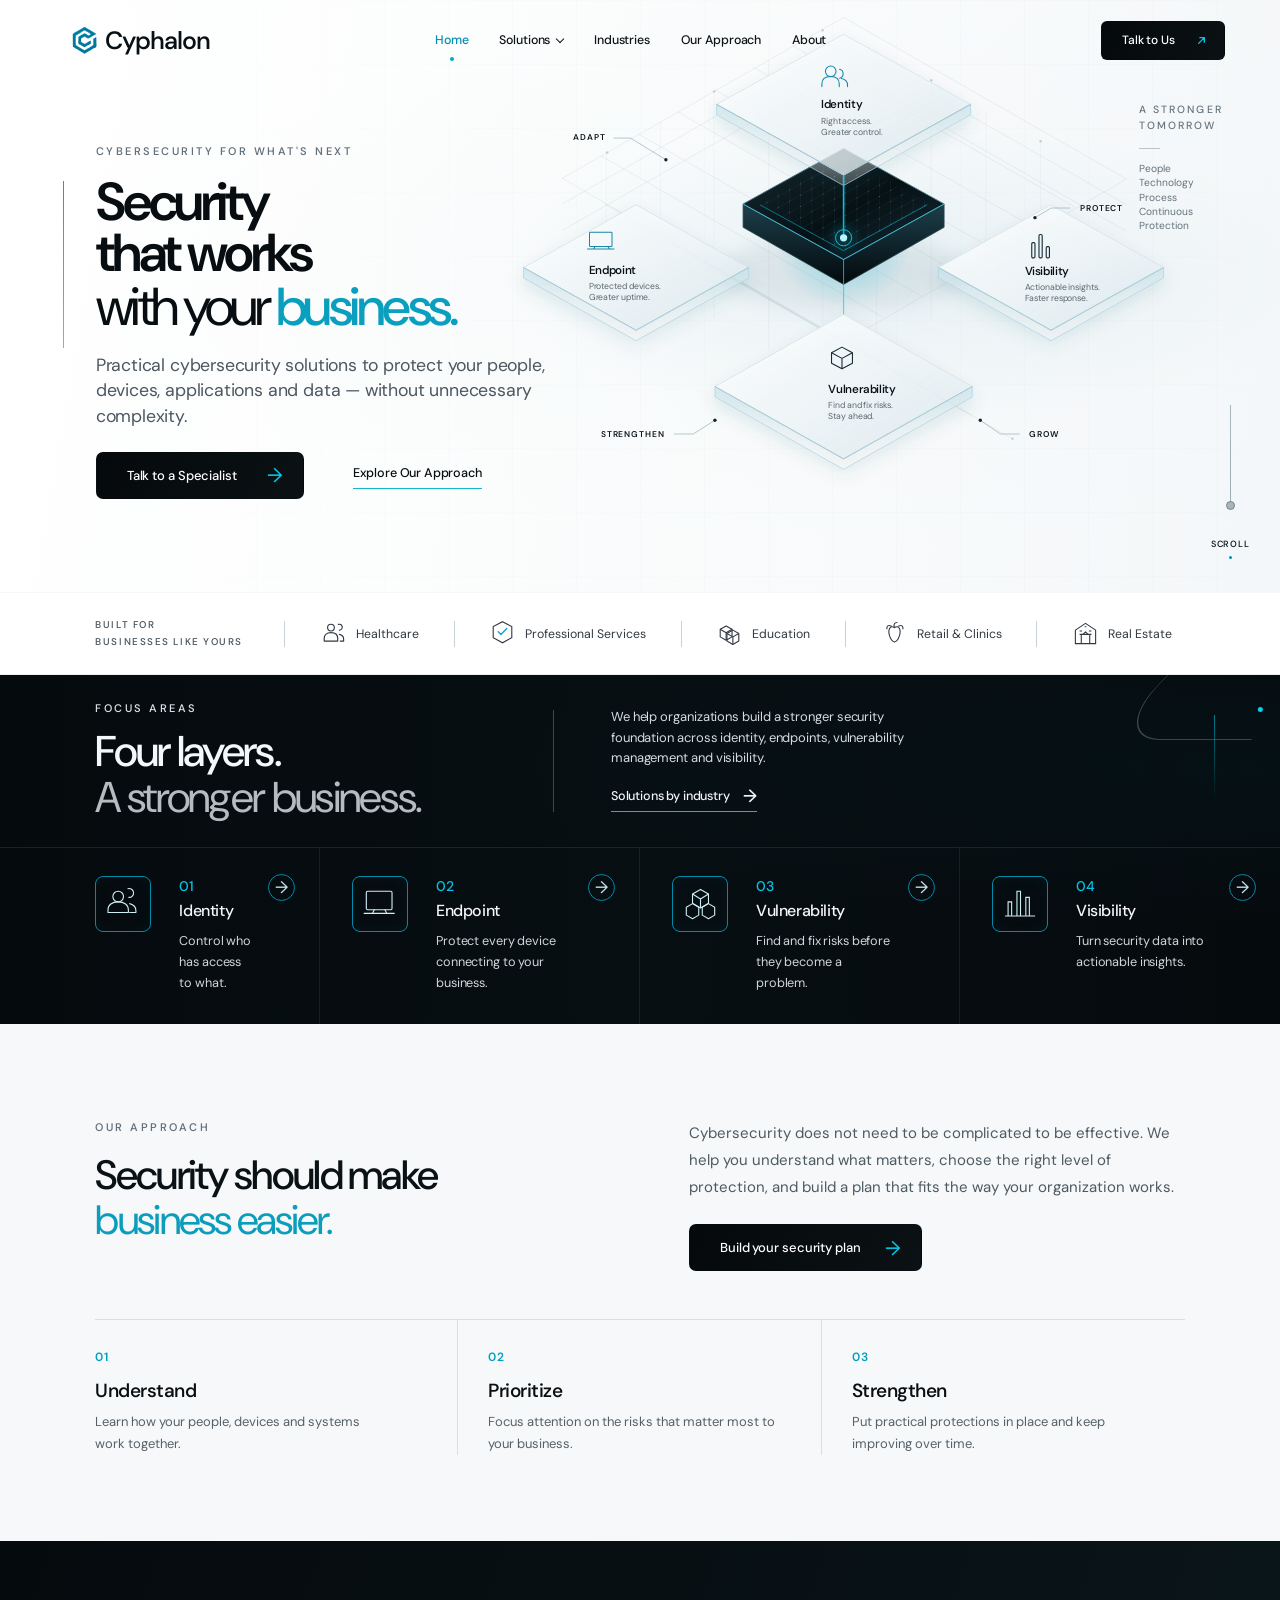
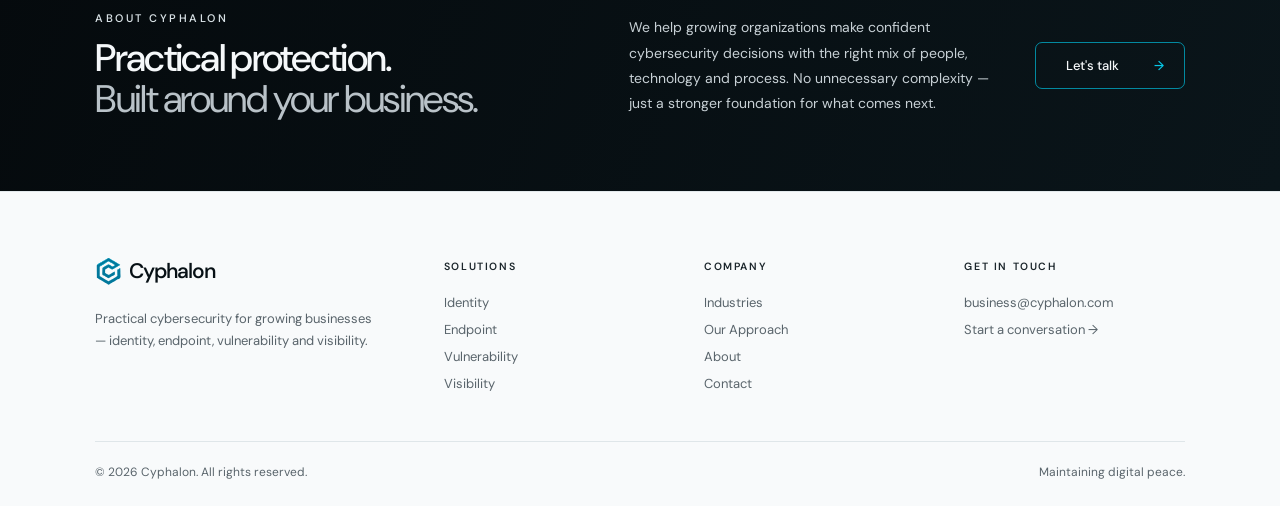
<file: index.html>
<!doctype html>
<html lang="en">
<head>
  <meta charset="utf-8">
  <meta name="viewport" content="width=device-width, initial-scale=1">
  <meta name="theme-color" content="#f7f9fa">
  <title>Cyphalon — Practical Cybersecurity for Growing Businesses</title>
  <meta name="description" content="Practical cybersecurity for growing businesses: identity and access, endpoint security, vulnerability testing and security visibility — without unnecessary complexity.">
  <link rel="canonical" href="https://cyphalon.com/">
  <meta property="og:type" content="website">
  <meta property="og:site_name" content="Cyphalon">
  <meta property="og:title" content="Cyphalon — Practical Cybersecurity for Growing Businesses">
  <meta property="og:description" content="Practical cybersecurity for growing businesses: identity and access, endpoint security, vulnerability testing and security visibility — without unnecessary complexity.">
  <meta property="og:url" content="https://cyphalon.com/">
  <link rel="icon" href="assets/favicon.svg" type="image/svg+xml">
  <link rel="preconnect" href="https://fonts.googleapis.com">
  <link rel="preconnect" href="https://fonts.gstatic.com" crossorigin>
  <link href="https://fonts.googleapis.com/css2?family=DM+Sans:wght@400;450;500;550;600;650;700&display=swap" rel="stylesheet">
  <link rel="stylesheet" href="styles.css">
  <!-- Meta Pixel Code -->
  <script>
  !function(f,b,e,v,n,t,s)
  {if(f.fbq)return;n=f.fbq=function(){n.callMethod?
  n.callMethod.apply(n,arguments):n.queue.push(arguments)};
  if(!f._fbq)f._fbq=n;n.push=n;n.loaded=!0;n.version='2.0';
  n.queue=[];t=b.createElement(e);t.async=!0;
  t.src=v;s=b.getElementsByTagName(e)[0];
  s.parentNode.insertBefore(t,s)}(window, document,'script',
  'https://connect.facebook.net/en_US/fbevents.js');
  fbq('init', '1096894659651998');
  fbq('track', 'PageView');
  </script>
  <!-- End Meta Pixel Code -->
</head>
<body>
  <noscript><img height="1" width="1" style="display:none" alt=""
  src="https://www.facebook.com/tr?id=1096894659651998&amp;ev=PageView&amp;noscript=1"
  /></noscript>
  <main>
    <section class="hero-shell" id="home" aria-label="Cyphalon cybersecurity overview">
      <div class="ambient-grid" aria-hidden="true"></div>
      <header class="site-header">
        <a class="brand" href="index.html" aria-label="Cyphalon home"><img class="brand-mark" src="assets/favicon.svg" alt="" aria-hidden="true"><span>Cyphalon</span></a>
        <button class="menu-toggle" type="button" aria-label="Open navigation menu" aria-expanded="false" aria-controls="primary-nav">
          <span></span><span></span>
        </button>
        <nav class="primary-nav" id="primary-nav" aria-label="Main navigation">
          <a class="nav-link active" aria-current="page" href="index.html">Home</a>
          <div class="nav-item has-menu">
            <button class="nav-link nav-trigger" type="button" aria-expanded="false" aria-controls="solutions-menu">Solutions <span class="caret" aria-hidden="true"></span></button>
            <div class="submenu" id="solutions-menu"><a class="submenu-link" href="identity.html"><span class="submenu-icon"><svg viewBox="0 0 44 44" aria-hidden="true"><g fill="none" stroke="currentColor" stroke-width="1.25" stroke-linecap="round" stroke-linejoin="round"><circle cx="16" cy="13" r="6"/><path d="M4.5 31v-3c0-5.5 4.6-9 11.5-9s11.5 3.5 11.5 9v3H4.5Z"/><path d="M28 14a5 5 0 1 0-1-9.8M29 21c4.5 1.2 7 4 7 8v2H29"/></g></svg></span><span><strong>Identity</strong><small>Control who has access to what.</small></span></a><a class="submenu-link" href="endpoint.html"><span class="submenu-icon"><svg viewBox="0 0 44 44" aria-hidden="true"><g fill="none" stroke="currentColor" stroke-width="1.25" stroke-linecap="round" stroke-linejoin="round"><rect x="6" y="7" width="29" height="21" rx="1.4"/><path d="M3.5 32h34M15 28l-2 4m14-4 2 4"/></g></svg></span><span><strong>Endpoint</strong><small>Protect every device connecting to your business.</small></span></a><a class="submenu-link" href="vulnerability.html"><span class="submenu-icon"><svg viewBox="0 0 44 44" aria-hidden="true"><g fill="none" stroke="currentColor" stroke-width="1.25" stroke-linejoin="round"><path d="m22 5 9 5.2v10.4L22 26l-9-5.4V10.2L22 5Z"/><path d="m13 10.2 9 5.5 9-5.5M22 15.7V26M6 25l7-4 7 4v9l-7 4-7-4v-9ZM24 25l7-4 7 4v9l-7 4-7-4v-9Z"/></g></svg></span><span><strong>Vulnerability</strong><small>Find and fix risks before they become a problem.</small></span></a><a class="submenu-link" href="visibility.html"><span class="submenu-icon"><svg viewBox="0 0 44 44" aria-hidden="true"><g fill="none" stroke="currentColor" stroke-width="1.25" stroke-linecap="round"><path d="M8 35V19h4v16M18 35V7h4v28M28 35V14h4v21M38 35H5"/></g></svg></span><span><strong>Visibility</strong><small>Turn security data into actionable insights.</small></span></a></div>
          </div>
          <a class="nav-link" href="industries.html">Industries</a>
          <a class="nav-link" href="index.html#approach">Our Approach</a>
          <a class="nav-link" href="index.html#about">About</a>
        </nav>
        <a class="button button-dark header-cta" href="contact.html">
          <span>Talk to Us</span><span class="arrow" aria-hidden="true"><svg viewBox="0 0 16 16" width="13" height="13"><path d="M4.5 11.5l7-7M6 4.5h5.5V10" fill="none" stroke="currentColor" stroke-width="1.6" stroke-linecap="round" stroke-linejoin="round"/></svg></span>
        </a>
      </header>

      <div class="hero-body">
        <div class="hero-copy">
          <p class="eyebrow">Cybersecurity for what's next</p>
          <h1>Security<br>that works<br><span class="headline-light">with your <span class="accent-text">business.</span></span></h1>
          <p class="hero-description">Practical cybersecurity solutions to protect your people, devices, applications and data — without unnecessary complexity.</p>
          <div class="hero-actions">
            <a class="button button-dark hero-cta" href="contact.html">
              <span>Talk to a Specialist</span><span class="arrow" aria-hidden="true">→</span>
            </a>
            <a class="text-link" href="#approach">Explore Our Approach</a>
          </div>
        </div>

        <div class="hero-visual" aria-label="Four connected layers of cybersecurity: identity, endpoint, visibility and vulnerability">
          <svg class="security-diagram" viewBox="0 0 780 570" role="img" aria-labelledby="diagram-title diagram-desc">
            <title id="diagram-title">A connected security foundation</title>
            <desc id="diagram-desc">Four translucent platforms representing identity, endpoint, visibility and vulnerability surround a glowing central security layer.</desc>
            <defs>
              <linearGradient id="glassTop" x1="0" y1="0" x2="1" y2="1">
                <stop offset="0" stop-color="#ffffff" stop-opacity=".96"/>
                <stop offset=".55" stop-color="#eef5f8" stop-opacity=".82"/>
                <stop offset="1" stop-color="#dbe9ee" stop-opacity=".77"/>
              </linearGradient>
              <linearGradient id="glassSide" x1="0" y1="0" x2="0" y2="1">
                <stop offset="0" stop-color="#c6e2eb" stop-opacity=".7"/>
                <stop offset="1" stop-color="#ffffff" stop-opacity=".18"/>
              </linearGradient>
              <linearGradient id="darkTop" x1="0" y1="0" x2="1" y2="1">
                <stop offset="0" stop-color="#172a31"/>
                <stop offset=".55" stop-color="#061115"/>
                <stop offset="1" stop-color="#152d36"/>
              </linearGradient>
              <linearGradient id="darkSide" x1="0" y1="0" x2="0" y2="1">
                <stop offset="0" stop-color="#1d3f4b"/>
                <stop offset="1" stop-color="#02090c"/>
              </linearGradient>
              <linearGradient id="cyanLine" x1="0" y1="0" x2="0" y2="1">
                <stop offset="0" stop-color="#43d9f1" stop-opacity=".2"/>
                <stop offset=".5" stop-color="#00c7e9"/>
                <stop offset="1" stop-color="#3bd3f0" stop-opacity=".15"/>
              </linearGradient>
              <radialGradient id="coreGlow">
                <stop offset="0" stop-color="#08c5e6" stop-opacity=".65"/>
                <stop offset=".45" stop-color="#0ab4d2" stop-opacity=".2"/>
                <stop offset="1" stop-color="#0ab4d2" stop-opacity="0"/>
              </radialGradient>
              <pattern id="microGrid" width="14" height="14" patternUnits="userSpaceOnUse" patternTransform="skewY(-29)">
                <path d="M14 0H0V14" fill="none" stroke="#83c5d6" stroke-opacity=".24" stroke-width=".55"/>
                <circle cx="0" cy="0" r="1" fill="#90ddeb" fill-opacity=".55"/>
              </pattern>
              <filter id="softShadow" x="-30%" y="-30%" width="160%" height="180%">
                <feGaussianBlur stdDeviation="11"/>
              </filter>
              <filter id="cyanBlur" x="-120%" y="-120%" width="340%" height="340%">
                <feGaussianBlur stdDeviation="7"/>
              </filter>
              <filter id="plateShadow" x="-30%" y="-30%" width="160%" height="180%">
                <feDropShadow dx="0" dy="10" stdDeviation="10" flood-color="#345765" flood-opacity=".15"/>
              </filter>
            </defs>

            <!-- Isometric wireframe environment -->
            <g class="wireframe" fill="none" stroke="#8da8b4" stroke-width=".8" stroke-opacity=".24">
              <path d="M40 213 390 13 742 214 391 416Z"/>
              <path d="M40 245 390 45 742 246"/>
              <path d="M40 278 390 78 742 279"/>
              <path d="M88 185 438 385M135 158 486 359M183 130 534 332M230 103 581 304M278 75 630 276M326 48 678 249"/>
              <path d="M93 245 445 445M145 276 495 476M196 306 548 507M249 336 600 537"/>
              <path d="M95 181 95 311M162 143 162 350M229 105 229 388M297 67 297 426M364 29 364 464M431 53 431 425M499 91 499 388M567 129 567 350M635 167 635 311" stroke-opacity=".12"/>
            </g>
            <g fill="#8da8b4" fill-opacity=".48">
              <circle cx="96" cy="181" r="1.5"/><circle cx="229" cy="105" r="1.5"/><circle cx="364" cy="29" r="1.5"/><circle cx="499" cy="91" r="1.5"/><circle cx="635" cy="167" r="1.5"/><circle cx="600" cy="537" r="1.5"/>
            </g>

            <!-- Ground shadow and energy core -->
            <ellipse cx="388" cy="330" rx="153" ry="47" fill="#587986" opacity=".11" filter="url(#softShadow)"/>
            <ellipse cx="389" cy="300" rx="83" ry="73" fill="url(#coreGlow)"/>
            <path d="M390 140V355" stroke="#00c6e7" stroke-width="9" opacity=".25" filter="url(#cyanBlur)"/>
            <path d="M390 140V355" stroke="url(#cyanLine)" stroke-width="1.8"/>

            <!-- Central dark platform -->
            <g class="core-platform">
              <polygon points="265,245 390,314 515,245 515,274 390,345 265,274" fill="url(#darkSide)" stroke="#294650" stroke-width="1"/>
              <polygon points="265,245 390,176 515,245 390,314" fill="url(#darkTop)" stroke="#477180" stroke-width="1.2"/>
              <polygon points="282,245 390,186 498,245 390,304" fill="url(#microGrid)" opacity=".95"/>
              <path d="M265 245 390 314 515 245M390 314V345" fill="none" stroke="#3ad5ef" stroke-opacity=".72" stroke-width="1.2"/>
              <path d="M286 246 390 303 494 246" fill="none" stroke="#07c6e6" stroke-opacity=".65" stroke-width="1"/>
              <path d="M390 206V287" stroke="#00d6f6" stroke-width="2" opacity=".85"/>
              <circle cx="390" cy="287" r="14" fill="#00cbea" opacity=".2" filter="url(#cyanBlur)"/>
              <circle cx="390" cy="287" r="4.5" fill="#b8f7ff"/>
              <circle cx="390" cy="287" r="10" fill="none" stroke="#00cbea" stroke-width="1.2"/>
            </g>

            <a class="diagram-link" href="identity.html" aria-label="Identity">
            <!-- People glass plate -->
            <g class="glass-card identity-card" filter="url(#plateShadow)">
              <polygon points="390,34 548,121 390,209 232,121" fill="url(#glassTop)" stroke="#d9e4e8" stroke-width="1.1"/>
              <polygon points="232,121 390,209 548,121 548,134 390,222 232,134" fill="url(#glassSide)" stroke="#a8d5e1" stroke-width=".9"/>
              <path d="M232 121 390 209 548 121" fill="none" stroke="#a6c5cf" stroke-width="1.2"/>
              <path d="M390 209V252" fill="none" stroke="#00cce9" stroke-opacity=".75" stroke-width="1.4"/>
            </g>
            <g class="diagram-label identity-label">
              <g transform="translate(363 73)" fill="none" stroke="#1788aa" stroke-width="1.35" stroke-linecap="round" stroke-linejoin="round">
                <circle cx="11" cy="7" r="6.6"/><path d="M0 26v-3.5c0-6 4.3-9 10.8-9s10.8 3 10.8 9V26"/>
                <path d="M22 4.5a5.7 5.7 0 0 1 0 11.1M24.5 16c5 1.1 7.4 4.1 7.4 8.2V26"/>
              </g>
              <text x="362" y="126" class="label-title">Identity</text>
              <text x="362" y="145" class="label-body">Right access.</text>
              <text x="362" y="159" class="label-body">Greater control.</text>
            </g>
            </a>

            <a class="diagram-link" href="endpoint.html" aria-label="Endpoint">
            <!-- Endpoints plate -->
            <g class="glass-card endpoint-card" filter="url(#plateShadow)">
              <polygon points="132,246 272,324 132,402 -8,324" fill="url(#glassTop)" stroke="#d7e3e8" stroke-width="1.1"/>
              <polygon points="-8,324 132,402 272,324 272,337 132,415 -8,337" fill="url(#glassSide)" stroke="#a8d5e1" stroke-width=".9"/>
              <path d="M-8 324 132 402 272 324" fill="none" stroke="#abcbd5" stroke-width="1.2"/>
            </g>
            <g class="diagram-label endpoint-label">
              <g transform="translate(74 280)" fill="none" stroke="#1687a8" stroke-width="1.25" stroke-linejoin="round">
                <rect x="0" y="0" width="28" height="18" rx="1.2"/><path d="M-3 21H31M7 18l-2 3m18-3 2 3"/>
              </g>
              <text x="73" y="332" class="label-title">Endpoint</text>
              <text x="73" y="351" class="label-body">Protected devices.</text>
              <text x="73" y="365" class="label-body">Greater uptime.</text>
            </g>
            </a>

            <a class="diagram-link" href="visibility.html" aria-label="Visibility">
            <!-- Visibility plate -->
            <g class="glass-card visibility-card" filter="url(#plateShadow)">
              <polygon points="648,246 788,324 648,402 508,324" fill="url(#glassTop)" stroke="#d7e3e8" stroke-width="1.1"/>
              <polygon points="508,324 648,402 788,324 788,337 648,415 508,337" fill="url(#glassSide)" stroke="#a8d5e1" stroke-width=".9"/>
              <path d="M508 324 648 402 788 324" fill="none" stroke="#abcbd5" stroke-width="1.2"/>
            </g>
            <g class="diagram-label visibility-label">
              <g transform="translate(624 281)" fill="none" stroke="#162e39" stroke-width="1.4" stroke-linecap="round">
                <rect x="0" y="12" width="4" height="19" rx="1.5"/><rect x="9" y="2" width="4" height="29" rx="1.5"/><rect x="18" y="17" width="4" height="14" rx="1.5"/>
              </g>
              <text x="615" y="333" class="label-title">Visibility</text>
              <text x="615" y="352" class="label-body">Actionable insights.</text>
              <text x="615" y="366" class="label-body">Faster response.</text>
            </g>
            </a>

            <a class="diagram-link" href="vulnerability.html" aria-label="Vulnerability">
            <!-- Vulnerability plate -->
            <g class="glass-card vulnerability-card" filter="url(#plateShadow)">
              <polygon points="390,382 550,472 390,562 230,472" fill="url(#glassTop)" stroke="#d7e3e8" stroke-width="1.1"/>
              <polygon points="230,472 390,562 550,472 550,485 390,575 230,485" fill="url(#glassSide)" stroke="#a8d5e1" stroke-width=".9"/>
              <path d="M230 472 390 562 550 472" fill="none" stroke="#abcbd5" stroke-width="1.2"/>
              <path d="M390 345V382" stroke="#00cce9" stroke-opacity=".65" stroke-width="1.4"/>
            </g>
            <g class="diagram-label vulnerability-label">
              <g transform="translate(375 423)" fill="none" stroke="#122a33" stroke-width="1.35" stroke-linejoin="round">
                <path d="M0 7 13 0 26 7 13 14 0 7Z"/><path d="M0 7v13l13 7 13-7V7M13 14v13"/>
              </g>
              <text x="371" y="480" class="label-title">Vulnerability</text>
              <text x="371" y="499" class="label-body">Find and fix risks.</text>
              <text x="371" y="513" class="label-body">Stay ahead.</text>
            </g>
            </a>

            <!-- Small directional labels -->
            <g class="diagram-callouts" fill="#101a20" font-family="DM Sans, Arial, sans-serif" font-size="10.5" font-weight="600" letter-spacing="1.1">
              <text x="54" y="166">ADAPT</text><path d="M104 163h21l44 27" fill="none" stroke="#849ca5" stroke-width=".7"/><circle cx="169" cy="190" r="2.1" fill="#14232a"/>
              <text x="684" y="254">PROTECT</text><path d="M672 250h-24l-20 12" fill="none" stroke="#849ca5" stroke-width=".7"/><circle cx="628" cy="262" r="2.1" fill="#14232a"/>
              <text x="88" y="535">STRENGTHEN</text><path d="M179 531h24l27-17" fill="none" stroke="#849ca5" stroke-width=".7"/><circle cx="230" cy="514" r="2.1" fill="#14232a"/>
              <text x="621" y="535">GROW</text><path d="M609 531h-24l-25-17" fill="none" stroke="#849ca5" stroke-width=".7"/><circle cx="560" cy="514" r="2.1" fill="#14232a"/>
            </g>
          </svg>
        </div>

        <aside class="hero-aside" aria-label="Our guiding principles">
          <p class="aside-heading">A stronger<br>tomorrow</p>
          <span class="aside-rule"></span>
          <p class="aside-list">People<br>Technology<br>Process<br>Continuous<br>Protection</p>
          <a class="scroll-cue" href="#industries" aria-label="Scroll to industries"><span class="scroll-line"><span class="scroll-dot"></span></span><span>Scroll</span><span class="scroll-small-dot"></span></a>
        </aside>
      </div>
    </section>

    <section class="trust-strip" id="industries" aria-label="Industries we work with">
      <div class="trust-label">Built for<br>businesses like yours</div>
      <div class="trust-divider"></div>
      <a class="industry-item" href="industries.html#healthcare">
        <svg viewBox="0 0 32 32" aria-hidden="true"><g fill="none" stroke="currentColor" stroke-width="1.35" stroke-linecap="round" stroke-linejoin="round"><circle cx="13" cy="9" r="4"/><path d="M5 25v-3c0-4.5 3-7 8-7s8 2.5 8 7v3H5ZM23 12a3.5 3.5 0 1 0-1.3-6.8M23 17c3.5.7 5 2.7 5 5.5V25h-4"/></g></svg>
        <span>Healthcare</span>
      </a>
      <div class="trust-divider"></div>
      <a class="industry-item" href="industries.html#professional-services">
        <svg viewBox="0 0 32 32" aria-hidden="true"><path d="M16 2 27 7.8v13.1L16 27l-11-6.1V7.8L16 2Z" fill="none" stroke="currentColor" stroke-width="1.3"/><path d="m11 14 3.2 3.2 6.8-7" fill="none" stroke="#10a8c8" stroke-width="1.7" stroke-linecap="round" stroke-linejoin="round"/></svg>
        <span>Professional Services</span>
      </a>
      <div class="trust-divider"></div>
      <a class="industry-item" href="industries.html#education">
        <svg viewBox="0 0 32 32" aria-hidden="true"><g fill="none" stroke="currentColor" stroke-width="1.3" stroke-linejoin="round"><path d="m5 11 7-4 7 4v9l-7 4-7-4v-9Z"/><path d="m13 16 7-4 7 4v9l-7 4-7-4v-9Z"/><path d="m5 11 7 4 7-4M13 16l7 4 7-4M12 15v9M20 20v9"/></g></svg>
        <span>Education</span>
      </a>
      <div class="trust-divider"></div>
      <a class="industry-item" href="industries.html#retail-clinics">
        <svg viewBox="0 0 32 32" aria-hidden="true"><g fill="none" stroke="currentColor" stroke-width="1.3" stroke-linecap="round" stroke-linejoin="round"><path d="M16 9c-2.1-1.7-4.5-1.1-5.7.7C7.7 14 11 25 16 26c5-1 8.3-12 5.7-16.3C20.5 7.9 18.1 7.3 16 9Z"/><path d="M16 9c-1.7-3.3.2-6.1 2.9-6.1M12 7c-3.4-1.5-5.5.4-5 3.5M21 7c3.4-1.5 5.5.4 5 3.5"/></g></svg>
        <span>Retail &amp; Clinics</span>
      </a>
      <div class="trust-divider"></div>
      <a class="industry-item" href="industries.html#real-estate">
        <svg viewBox="0 0 32 32" aria-hidden="true"><g fill="none" stroke="currentColor" stroke-width="1.3" stroke-linejoin="round"><path d="M4 12 16 4l12 8v16H4V12Z"/><path d="M11 28V17h10v11M9 13h3m-3 4h3m8-4h3m-3 4h3M15 8h2"/><path d="m13 17 3-3 3 3"/></g></svg>
        <span>Real Estate</span>
      </a>
    </section>

    <section class="solutions-section" id="solutions" aria-labelledby="solutions-heading">
      <div class="section-top">
        <div class="section-title-wrap">
          <p class="eyebrow eyebrow-light">Focus areas</p>
          <h2 id="solutions-heading">Four layers.<br><span>A stronger business.</span></h2>
        </div>
        <div class="section-intro">
          <p>We help organizations build a stronger security foundation across identity, endpoints, vulnerability management and visibility.</p>
          <a class="text-link text-link-light" href="industries.html">Solutions by industry <span aria-hidden="true">→</span></a>
        </div>
        <span class="section-corner" aria-hidden="true"><span></span></span>
      </div>

      <div class="solution-grid">
        <a class="solution-card" href="identity.html">
          <span class="solution-icon">
            <svg viewBox="0 0 44 44" aria-hidden="true"><g fill="none" stroke="currentColor" stroke-width="1.25" stroke-linecap="round" stroke-linejoin="round"><circle cx="16" cy="13" r="6"/><path d="M4.5 31v-3c0-5.5 4.6-9 11.5-9s11.5 3.5 11.5 9v3H4.5Z"/><path d="M28 14a5 5 0 1 0-1-9.8M29 21c4.5 1.2 7 4 7 8v2H29"/></g></svg>
          </span>
          <span class="solution-number">01</span>
          <span class="solution-title">Identity</span>
          <span class="solution-description">Control who has access<br class="desktop-only"> to what.</span>
          <span class="round-arrow" aria-hidden="true">→</span>
        </a>
        <a class="solution-card" href="endpoint.html">
          <span class="solution-icon">
            <svg viewBox="0 0 44 44" aria-hidden="true"><g fill="none" stroke="currentColor" stroke-width="1.25" stroke-linecap="round" stroke-linejoin="round"><rect x="6" y="7" width="29" height="21" rx="1.4"/><path d="M3.5 32h34M15 28l-2 4m14-4 2 4"/></g></svg>
          </span>
          <span class="solution-number">02</span>
          <span class="solution-title">Endpoint</span>
          <span class="solution-description">Protect every device<br class="desktop-only"> connecting to your business.</span>
          <span class="round-arrow" aria-hidden="true">→</span>
        </a>
        <a class="solution-card" href="vulnerability.html">
          <span class="solution-icon">
            <svg viewBox="0 0 44 44" aria-hidden="true"><g fill="none" stroke="currentColor" stroke-width="1.25" stroke-linejoin="round"><path d="m22 5 9 5.2v10.4L22 26l-9-5.4V10.2L22 5Z"/><path d="m13 10.2 9 5.5 9-5.5M22 15.7V26M6 25l7-4 7 4v9l-7 4-7-4v-9ZM24 25l7-4 7 4v9l-7 4-7-4v-9Z"/></g></svg>
          </span>
          <span class="solution-number">03</span>
          <span class="solution-title">Vulnerability</span>
          <span class="solution-description">Find and fix risks<br class="desktop-only"> before they become a problem.</span>
          <span class="round-arrow" aria-hidden="true">→</span>
        </a>
        <a class="solution-card" href="visibility.html">
          <span class="solution-icon">
            <svg viewBox="0 0 44 44" aria-hidden="true"><g fill="none" stroke="currentColor" stroke-width="1.25" stroke-linecap="round"><path d="M8 35V19h4v16M18 35V7h4v28M28 35V14h4v21M38 35H5"/></g></svg>
          </span>
          <span class="solution-number">04</span>
          <span class="solution-title">Visibility</span>
          <span class="solution-description">Turn security data into<br class="desktop-only"> actionable insights.</span>
          <span class="round-arrow" aria-hidden="true">→</span>
        </a>
      </div>
    </section>

    <section class="approach-section" id="approach">
      <div class="approach-heading">
        <p class="eyebrow">Our approach</p>
        <h2>Security should make<br><span>business easier.</span></h2>
      </div>
      <div class="approach-copy">
        <p>Cybersecurity does not need to be complicated to be effective. We help you understand what matters, choose the right level of protection, and build a plan that fits the way your organization works.</p>
        <a class="button button-dark" href="contact.html">Build your security plan <span class="arrow" aria-hidden="true">→</span></a>
      </div>
      <div class="approach-steps">
        <article><span>01</span><h3>Understand</h3><p>Learn how your people, devices and systems work together.</p></article>
        <article><span>02</span><h3>Prioritize</h3><p>Focus attention on the risks that matter most to your business.</p></article>
        <article><span>03</span><h3>Strengthen</h3><p>Put practical protections in place and keep improving over time.</p></article>
      </div>
    </section>

    <section class="about-section" id="about">
      <div>
        <p class="eyebrow eyebrow-light">About Cyphalon</p>
        <h2>Practical protection.<br><span>Built around your business.</span></h2>
      </div>
      <p>We help growing organizations make confident cybersecurity decisions with the right mix of people, technology and process. No unnecessary complexity — just a stronger foundation for what comes next.</p>
      <a class="button button-outline" href="contact.html">Let's talk <span class="arrow" aria-hidden="true">→</span></a>
    </section>

    <footer class="site-footer">
      <div class="footer-top">
        <div class="footer-brand">
          <a class="brand brand-footer" href="index.html" aria-label="Cyphalon home"><img class="brand-mark" src="assets/favicon.svg" alt="" aria-hidden="true"><span>Cyphalon</span></a>
          <p>Practical cybersecurity for growing businesses — identity, endpoint, vulnerability and visibility.</p>
        </div>
        <nav class="footer-col" aria-label="Solutions"><h3>Solutions</h3><a href="identity.html">Identity</a><a href="endpoint.html">Endpoint</a><a href="vulnerability.html">Vulnerability</a><a href="visibility.html">Visibility</a></nav>
        <nav class="footer-col" aria-label="Company"><h3>Company</h3><a href="industries.html">Industries</a><a href="index.html#approach">Our Approach</a><a href="index.html#about">About</a><a href="contact.html">Contact</a></nav>
        <div class="footer-col"><h3>Get in touch</h3><a href="mailto:business@cyphalon.com">business@cyphalon.com</a><a href="contact.html">Start a conversation →</a></div>
      </div>
      <div class="footer-bottom">
        <span class="copyright">© <span id="year">2026</span> Cyphalon. All rights reserved.</span>
        <span>Maintaining digital peace.</span>
      </div>
    </footer>
  </main>
  <script src="script.js"></script>
</body>
</html>
</file>
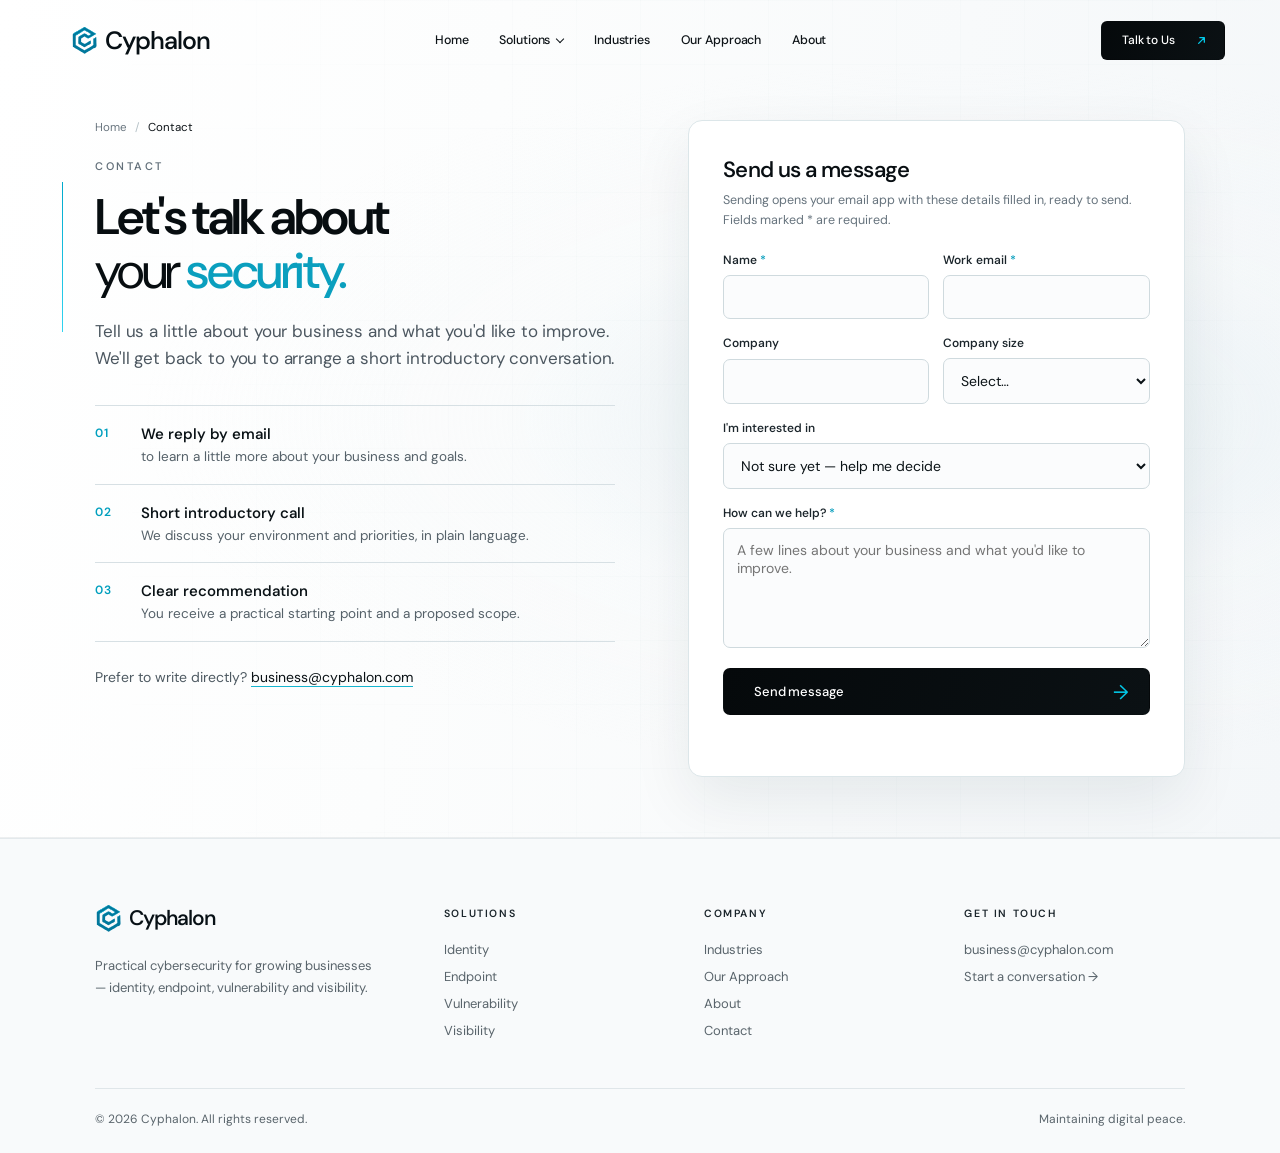
<file: contact.html>
<!doctype html>
<html lang="en">
<head>
  <meta charset="utf-8">
  <meta name="viewport" content="width=device-width, initial-scale=1">
  <meta name="theme-color" content="#f7f9fa">
  <title>Contact Us | Cyphalon</title>
  <meta name="description" content="Talk to Cyphalon about identity, endpoint, vulnerability and visibility security for your business.">
  <link rel="canonical" href="https://cyphalon.com/contact">
  <meta property="og:type" content="website">
  <meta property="og:site_name" content="Cyphalon">
  <meta property="og:title" content="Contact Us | Cyphalon">
  <meta property="og:description" content="Talk to Cyphalon about identity, endpoint, vulnerability and visibility security for your business.">
  <meta property="og:url" content="https://cyphalon.com/contact">
  <link rel="icon" href="assets/favicon.svg" type="image/svg+xml">
  <link rel="preconnect" href="https://fonts.googleapis.com">
  <link rel="preconnect" href="https://fonts.gstatic.com" crossorigin>
  <link href="https://fonts.googleapis.com/css2?family=DM+Sans:wght@400;450;500;550;600;650;700&display=swap" rel="stylesheet">
  <link rel="stylesheet" href="styles.css">
  <!-- Meta Pixel Code -->
  <script>
  !function(f,b,e,v,n,t,s)
  {if(f.fbq)return;n=f.fbq=function(){n.callMethod?
  n.callMethod.apply(n,arguments):n.queue.push(arguments)};
  if(!f._fbq)f._fbq=n;n.push=n;n.loaded=!0;n.version='2.0';
  n.queue=[];t=b.createElement(e);t.async=!0;
  t.src=v;s=b.getElementsByTagName(e)[0];
  s.parentNode.insertBefore(t,s)}(window, document,'script',
  'https://connect.facebook.net/en_US/fbevents.js');
  fbq('init', '1096894659651998');
  fbq('track', 'PageView');
  </script>
  <!-- End Meta Pixel Code -->
</head>
<body>
  <noscript><img height="1" width="1" style="display:none" alt=""
  src="https://www.facebook.com/tr?id=1096894659651998&amp;ev=PageView&amp;noscript=1"
  /></noscript>
  <main>
    <section class="page-hero" aria-label="Contact">
      <div class="ambient-grid" aria-hidden="true"></div>
      <header class="site-header">
        <a class="brand" href="index.html" aria-label="Cyphalon home"><img class="brand-mark" src="assets/favicon.svg" alt="" aria-hidden="true"><span>Cyphalon</span></a>
        <button class="menu-toggle" type="button" aria-label="Open navigation menu" aria-expanded="false" aria-controls="primary-nav">
          <span></span><span></span>
        </button>
        <nav class="primary-nav" id="primary-nav" aria-label="Main navigation">
          <a class="nav-link" href="index.html">Home</a>
          <div class="nav-item has-menu">
            <button class="nav-link nav-trigger" type="button" aria-expanded="false" aria-controls="solutions-menu">Solutions <span class="caret" aria-hidden="true"></span></button>
            <div class="submenu" id="solutions-menu"><a class="submenu-link" href="identity.html"><span class="submenu-icon"><svg viewBox="0 0 44 44" aria-hidden="true"><g fill="none" stroke="currentColor" stroke-width="1.25" stroke-linecap="round" stroke-linejoin="round"><circle cx="16" cy="13" r="6"/><path d="M4.5 31v-3c0-5.5 4.6-9 11.5-9s11.5 3.5 11.5 9v3H4.5Z"/><path d="M28 14a5 5 0 1 0-1-9.8M29 21c4.5 1.2 7 4 7 8v2H29"/></g></svg></span><span><strong>Identity</strong><small>Control who has access to what.</small></span></a><a class="submenu-link" href="endpoint.html"><span class="submenu-icon"><svg viewBox="0 0 44 44" aria-hidden="true"><g fill="none" stroke="currentColor" stroke-width="1.25" stroke-linecap="round" stroke-linejoin="round"><rect x="6" y="7" width="29" height="21" rx="1.4"/><path d="M3.5 32h34M15 28l-2 4m14-4 2 4"/></g></svg></span><span><strong>Endpoint</strong><small>Protect every device connecting to your business.</small></span></a><a class="submenu-link" href="vulnerability.html"><span class="submenu-icon"><svg viewBox="0 0 44 44" aria-hidden="true"><g fill="none" stroke="currentColor" stroke-width="1.25" stroke-linejoin="round"><path d="m22 5 9 5.2v10.4L22 26l-9-5.4V10.2L22 5Z"/><path d="m13 10.2 9 5.5 9-5.5M22 15.7V26M6 25l7-4 7 4v9l-7 4-7-4v-9ZM24 25l7-4 7 4v9l-7 4-7-4v-9Z"/></g></svg></span><span><strong>Vulnerability</strong><small>Find and fix risks before they become a problem.</small></span></a><a class="submenu-link" href="visibility.html"><span class="submenu-icon"><svg viewBox="0 0 44 44" aria-hidden="true"><g fill="none" stroke="currentColor" stroke-width="1.25" stroke-linecap="round"><path d="M8 35V19h4v16M18 35V7h4v28M28 35V14h4v21M38 35H5"/></g></svg></span><span><strong>Visibility</strong><small>Turn security data into actionable insights.</small></span></a></div>
          </div>
          <a class="nav-link" href="industries.html">Industries</a>
          <a class="nav-link" href="index.html#approach">Our Approach</a>
          <a class="nav-link" href="index.html#about">About</a>
        </nav>
        <a class="button button-dark header-cta" href="contact.html">
          <span>Talk to Us</span><span class="arrow" aria-hidden="true"><svg viewBox="0 0 16 16" width="13" height="13"><path d="M4.5 11.5l7-7M6 4.5h5.5V10" fill="none" stroke="currentColor" stroke-width="1.6" stroke-linecap="round" stroke-linejoin="round"/></svg></span>
        </a>
      </header>
      <div class="page-hero-body contact-body">
        <div class="page-hero-copy">
          <nav aria-label="Breadcrumb"><ol class="breadcrumb"><li><a href="index.html">Home</a></li><li><span aria-current="page">Contact</span></li></ol></nav>
          <p class="eyebrow">Contact</p>
          <h1 class="page-title">Let's talk about<br><span class="headline-light">your <span class="accent-text">security.</span></span></h1>
          <p class="page-lede">Tell us a little about your business and what you'd like to improve. We'll get back to you to arrange a short introductory conversation.</p>
          <ol class="next-steps">
            <li><span><strong>We reply by email</strong>to learn a little more about your business and goals.</span></li>
            <li><span><strong>Short introductory call</strong>We discuss your environment and priorities, in plain language.</span></li>
            <li><span><strong>Clear recommendation</strong>You receive a practical starting point and a proposed scope.</span></li>
          </ol>
          <p class="direct-contact">Prefer to write directly? <a href="mailto:business@cyphalon.com">business@cyphalon.com</a></p>
        </div>
        <form class="contact-form" data-mailto-form="business@cyphalon.com" novalidate>
          <h2>Send us a message</h2>
          <p class="form-note">Sending opens your email app with these details filled in, ready to send. Fields marked <span class="req">*</span> are required.</p>
          <div class="field-row">
            <div class="field"><label for="name">Name <span class="req">*</span></label><input id="name" name="name" type="text" autocomplete="name" required></div>
            <div class="field"><label for="email">Work email <span class="req">*</span></label><input id="email" name="email" type="email" autocomplete="email" required></div>
          </div>
          <div class="field-row">
            <div class="field"><label for="company">Company</label><input id="company" name="company" type="text" autocomplete="organization"></div>
            <div class="field"><label for="size">Company size</label><select id="size" name="size"><option value="">Select…</option><option>1–25 people</option><option>26–100 people</option><option>101–500 people</option><option>500+ people</option></select></div>
          </div>
          <div class="field"><label for="interest">I'm interested in</label><select id="interest" name="interest"><option value="not-sure">Not sure yet — help me decide</option><option value="identity">Identity</option><option value="endpoint">Endpoint</option><option value="vulnerability">Vulnerability (VAPT)</option><option value="visibility">Visibility</option></select></div>
          <div class="field"><label for="message">How can we help? <span class="req">*</span></label><textarea id="message" name="message" required placeholder="A few lines about your business and what you'd like to improve."></textarea></div>
          <button class="button button-dark" type="submit"><span>Send message</span><span class="arrow" aria-hidden="true">→</span></button>
          <p class="form-status" role="status" aria-live="polite"></p>
        </form>
      </div>
    </section>
    <footer class="site-footer">
      <div class="footer-top">
        <div class="footer-brand">
          <a class="brand brand-footer" href="index.html" aria-label="Cyphalon home"><img class="brand-mark" src="assets/favicon.svg" alt="" aria-hidden="true"><span>Cyphalon</span></a>
          <p>Practical cybersecurity for growing businesses — identity, endpoint, vulnerability and visibility.</p>
        </div>
        <nav class="footer-col" aria-label="Solutions"><h3>Solutions</h3><a href="identity.html">Identity</a><a href="endpoint.html">Endpoint</a><a href="vulnerability.html">Vulnerability</a><a href="visibility.html">Visibility</a></nav>
        <nav class="footer-col" aria-label="Company"><h3>Company</h3><a href="industries.html">Industries</a><a href="index.html#approach">Our Approach</a><a href="index.html#about">About</a><a href="contact.html">Contact</a></nav>
        <div class="footer-col"><h3>Get in touch</h3><a href="mailto:business@cyphalon.com">business@cyphalon.com</a><a href="contact.html">Start a conversation →</a></div>
      </div>
      <div class="footer-bottom">
        <span class="copyright">© <span id="year">2026</span> Cyphalon. All rights reserved.</span>
        <span>Maintaining digital peace.</span>
      </div>
    </footer>
  </main>
  <script src="script.js"></script>
</body>
</html>
</file>
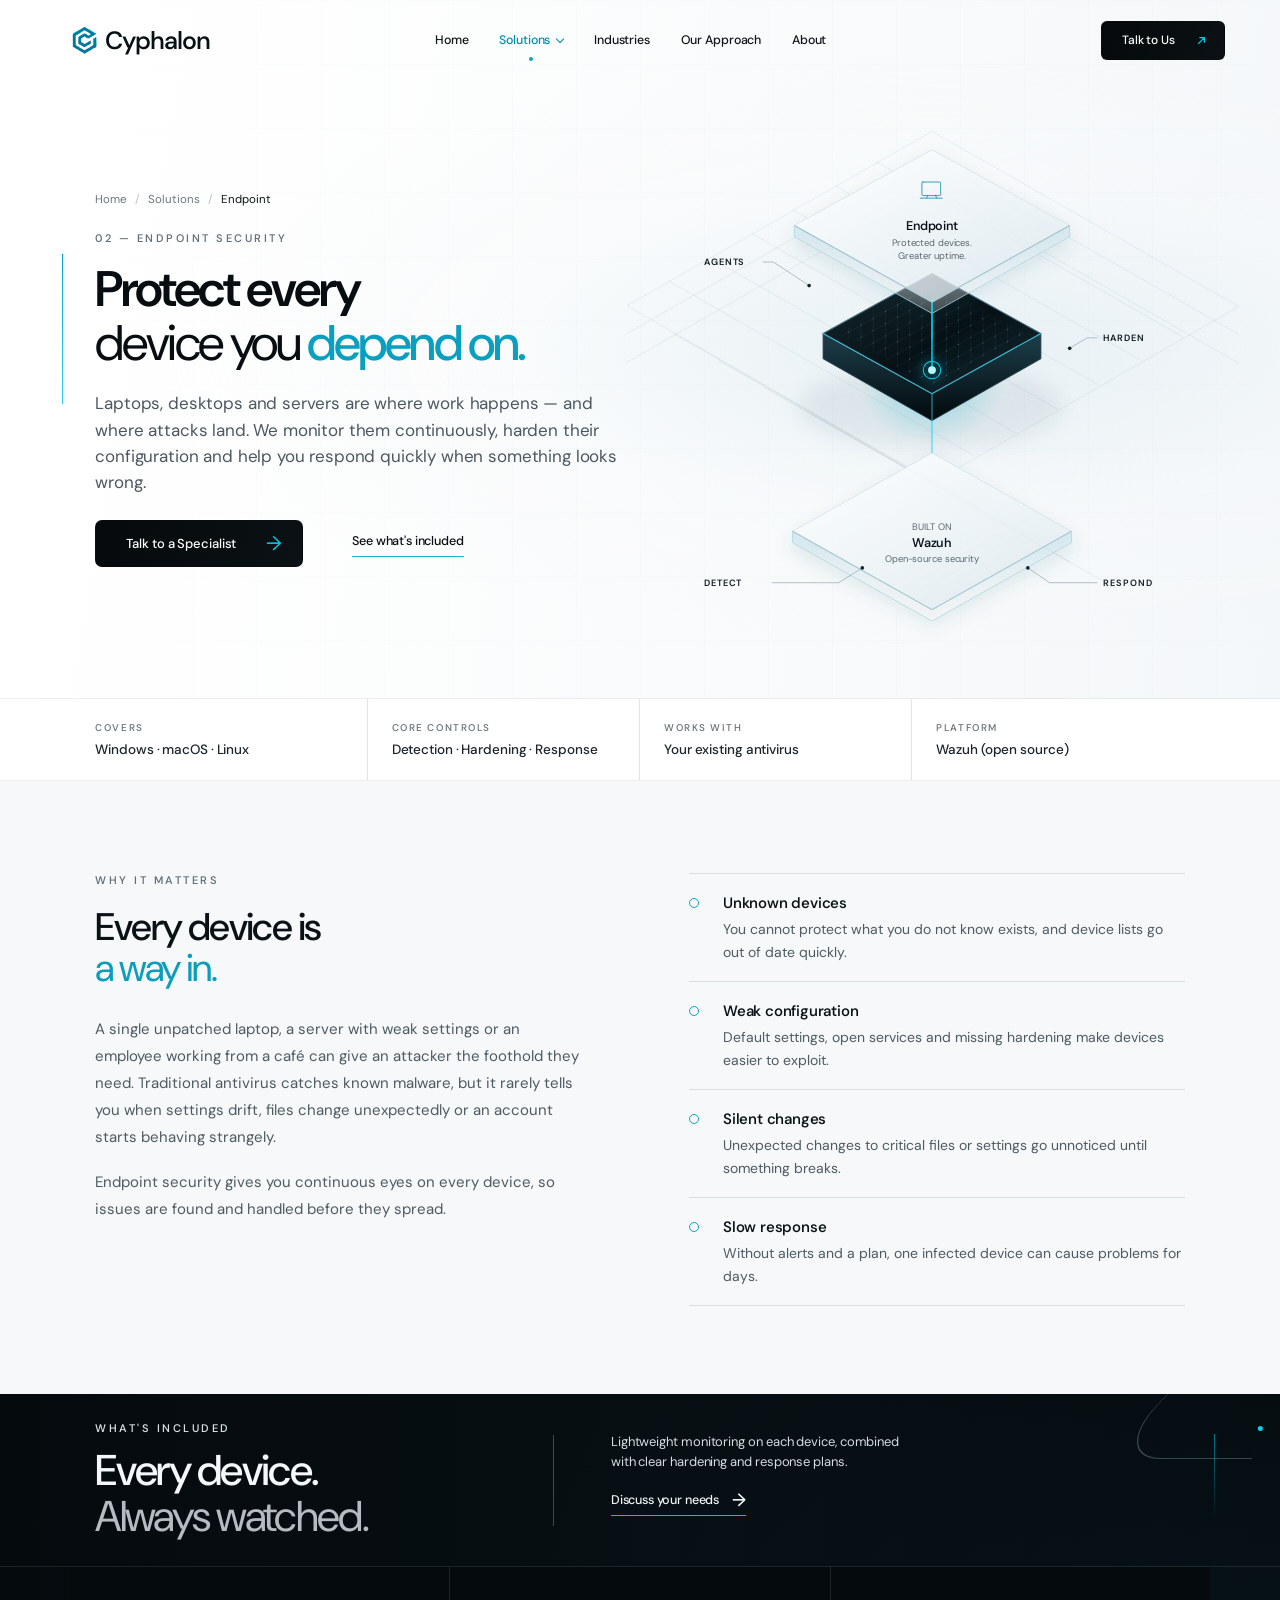
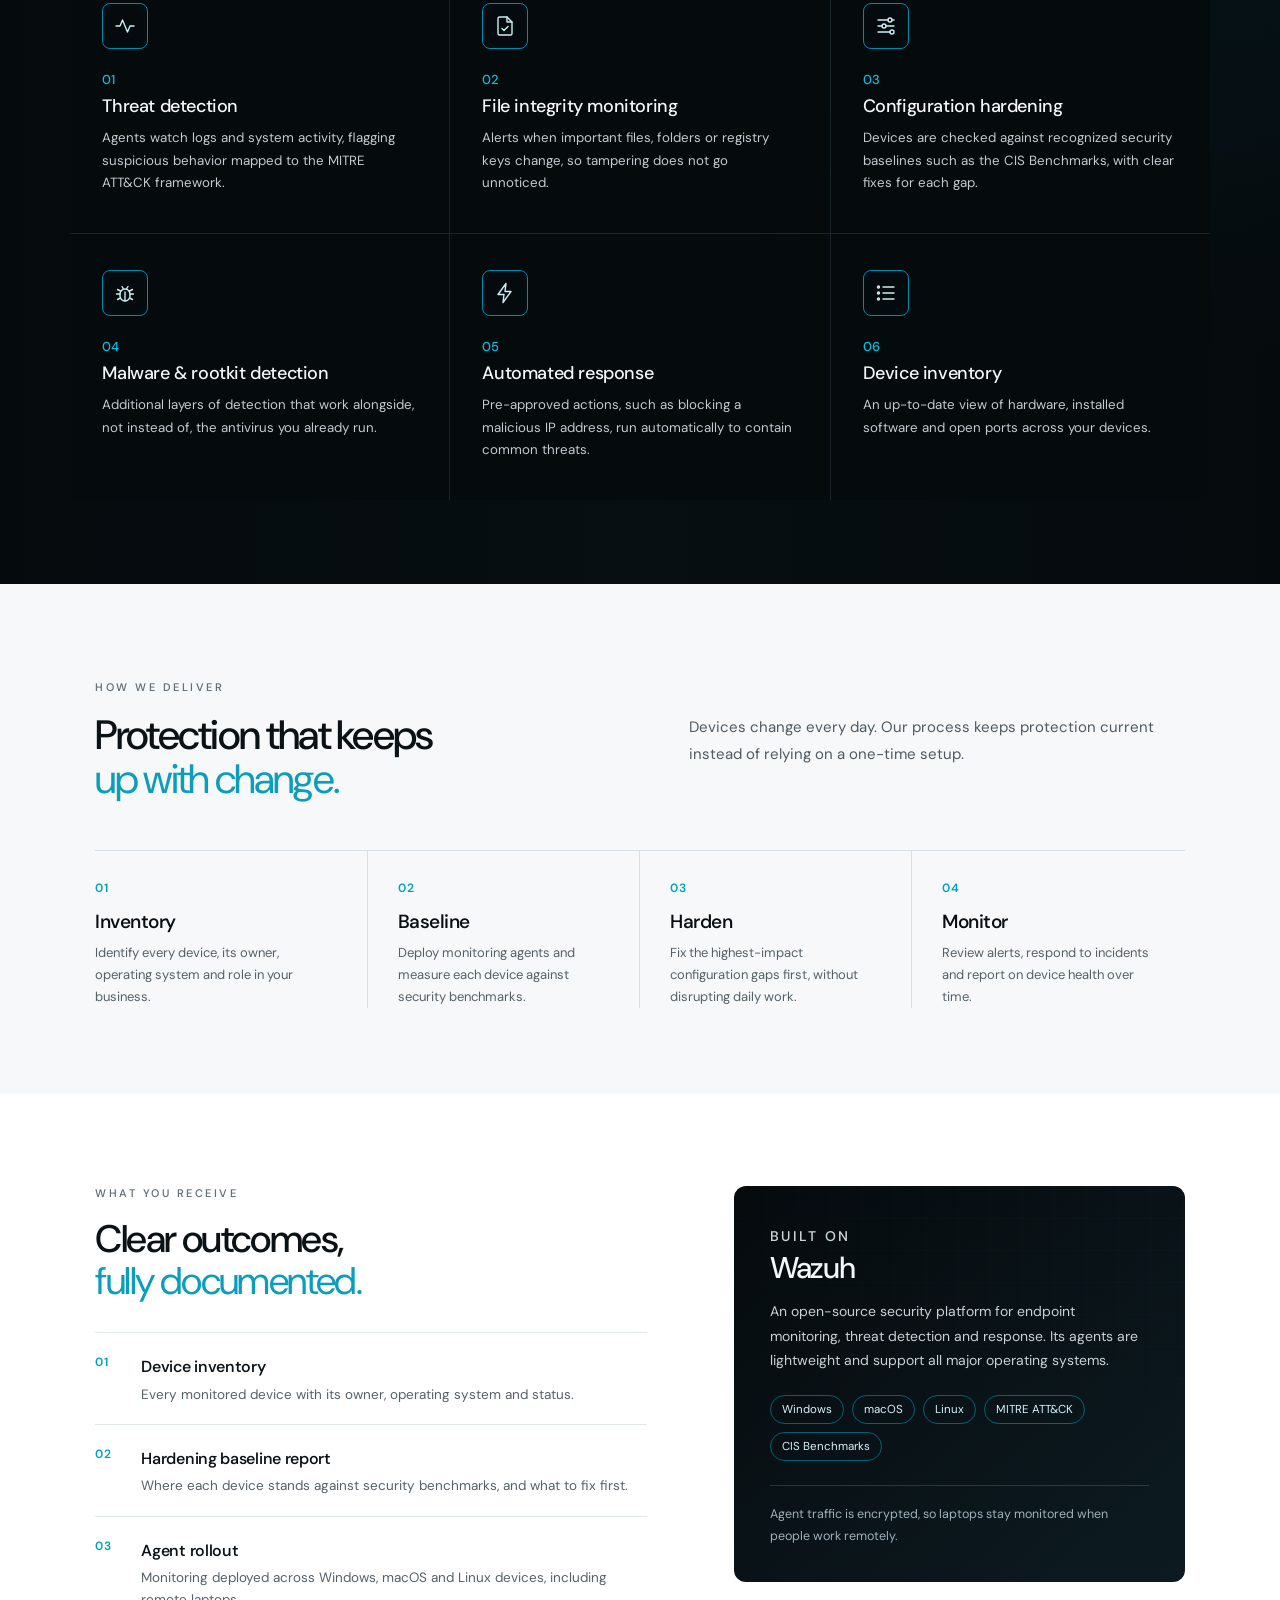
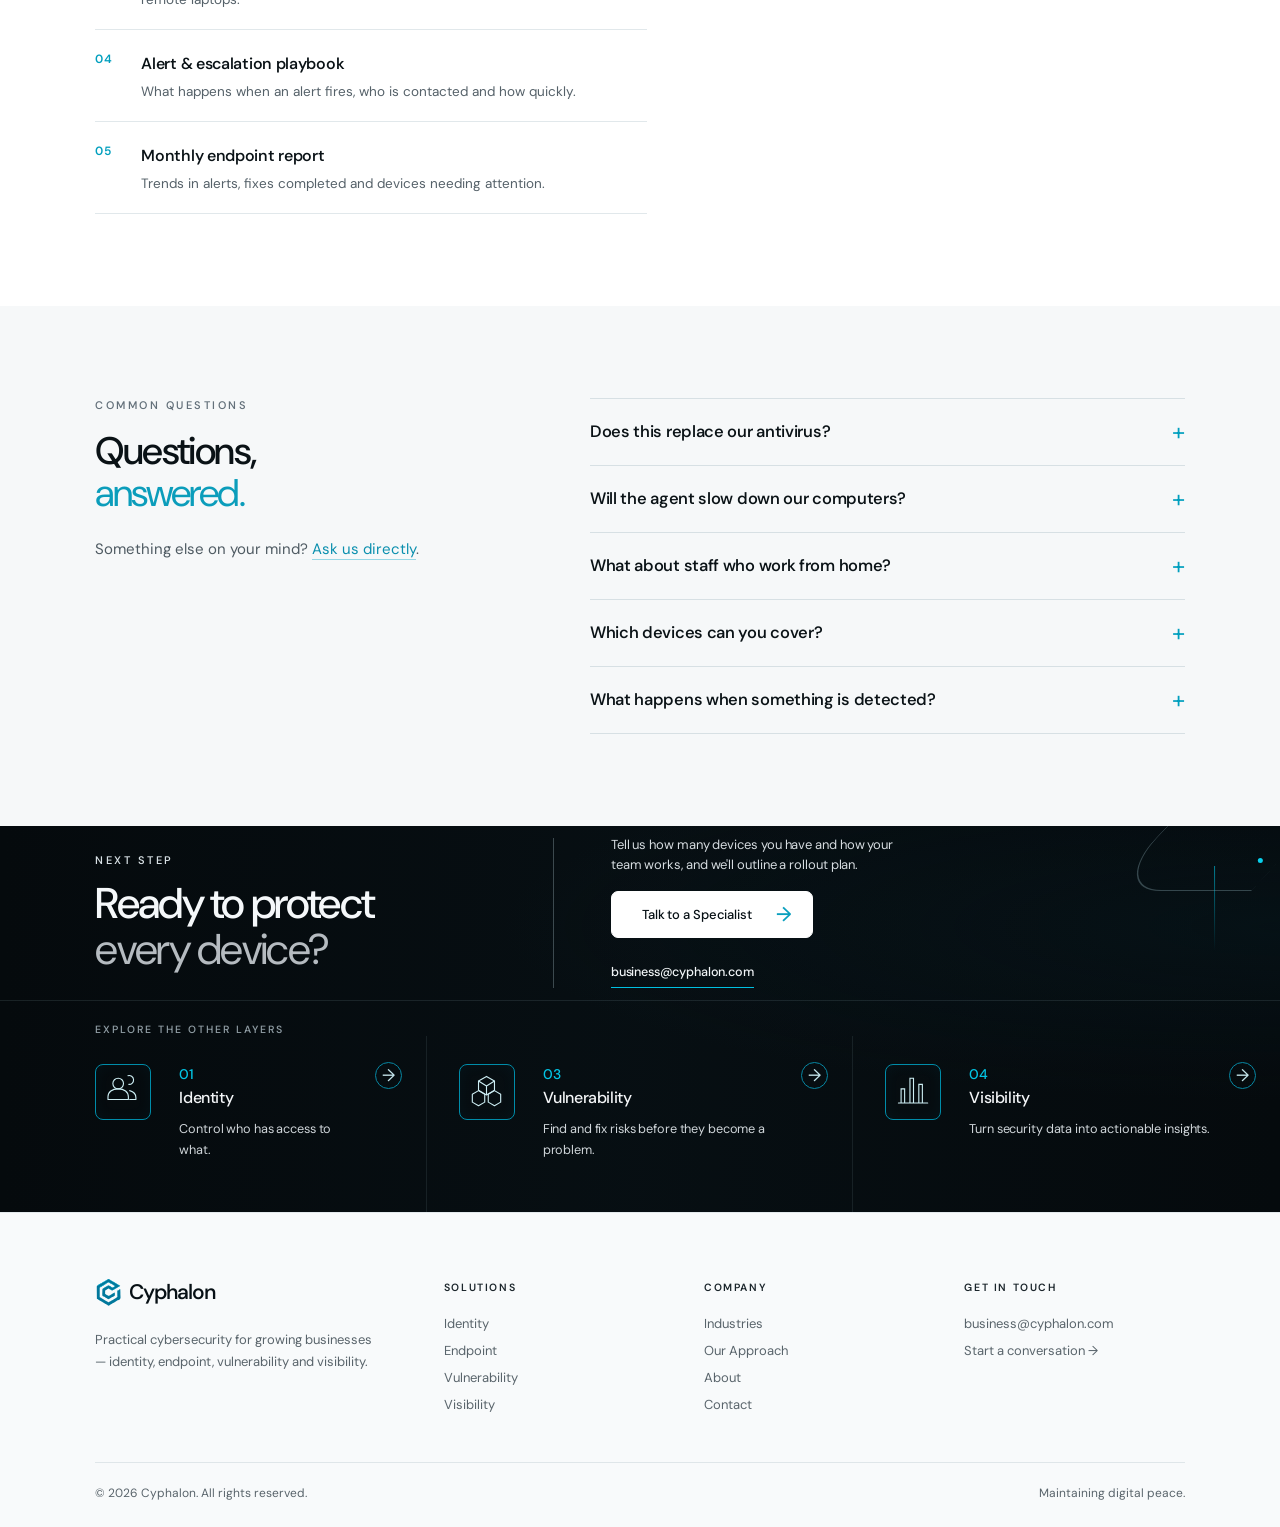
<file: endpoint.html>
<!doctype html>
<html lang="en">
<head>
  <meta charset="utf-8">
  <meta name="viewport" content="width=device-width, initial-scale=1">
  <meta name="theme-color" content="#f7f9fa">
  <title>Endpoint Security | Cyphalon</title>
  <meta name="description" content="Continuous monitoring, configuration hardening and automated response for Windows, macOS and Linux devices. Endpoint security from Cyphalon.">
  <link rel="canonical" href="https://cyphalon.com/endpoint">
  <meta property="og:type" content="website">
  <meta property="og:site_name" content="Cyphalon">
  <meta property="og:title" content="Endpoint Security | Cyphalon">
  <meta property="og:description" content="Continuous monitoring, configuration hardening and automated response for Windows, macOS and Linux devices. Endpoint security from Cyphalon.">
  <meta property="og:url" content="https://cyphalon.com/endpoint">
  <link rel="icon" href="assets/favicon.svg" type="image/svg+xml">
  <link rel="preconnect" href="https://fonts.googleapis.com">
  <link rel="preconnect" href="https://fonts.gstatic.com" crossorigin>
  <link href="https://fonts.googleapis.com/css2?family=DM+Sans:wght@400;450;500;550;600;650;700&display=swap" rel="stylesheet">
  <link rel="stylesheet" href="styles.css">
  <!-- Meta Pixel Code -->
  <script>
  !function(f,b,e,v,n,t,s)
  {if(f.fbq)return;n=f.fbq=function(){n.callMethod?
  n.callMethod.apply(n,arguments):n.queue.push(arguments)};
  if(!f._fbq)f._fbq=n;n.push=n;n.loaded=!0;n.version='2.0';
  n.queue=[];t=b.createElement(e);t.async=!0;
  t.src=v;s=b.getElementsByTagName(e)[0];
  s.parentNode.insertBefore(t,s)}(window, document,'script',
  'https://connect.facebook.net/en_US/fbevents.js');
  fbq('init', '1096894659651998');
  fbq('track', 'PageView');
  </script>
  <!-- End Meta Pixel Code -->
</head>
<body>
  <noscript><img height="1" width="1" style="display:none" alt=""
  src="https://www.facebook.com/tr?id=1096894659651998&amp;ev=PageView&amp;noscript=1"
  /></noscript>
  <main>
    <section class="page-hero" aria-label="02 — Endpoint Security">
      <div class="ambient-grid" aria-hidden="true"></div>
      <header class="site-header">
        <a class="brand" href="index.html" aria-label="Cyphalon home"><img class="brand-mark" src="assets/favicon.svg" alt="" aria-hidden="true"><span>Cyphalon</span></a>
        <button class="menu-toggle" type="button" aria-label="Open navigation menu" aria-expanded="false" aria-controls="primary-nav">
          <span></span><span></span>
        </button>
        <nav class="primary-nav" id="primary-nav" aria-label="Main navigation">
          <a class="nav-link" href="index.html">Home</a>
          <div class="nav-item has-menu">
            <button class="nav-link nav-trigger active" type="button" aria-expanded="false" aria-controls="solutions-menu">Solutions <span class="caret" aria-hidden="true"></span></button>
            <div class="submenu" id="solutions-menu"><a class="submenu-link" href="identity.html"><span class="submenu-icon"><svg viewBox="0 0 44 44" aria-hidden="true"><g fill="none" stroke="currentColor" stroke-width="1.25" stroke-linecap="round" stroke-linejoin="round"><circle cx="16" cy="13" r="6"/><path d="M4.5 31v-3c0-5.5 4.6-9 11.5-9s11.5 3.5 11.5 9v3H4.5Z"/><path d="M28 14a5 5 0 1 0-1-9.8M29 21c4.5 1.2 7 4 7 8v2H29"/></g></svg></span><span><strong>Identity</strong><small>Control who has access to what.</small></span></a><a class="submenu-link current" href="endpoint.html" aria-current="page"><span class="submenu-icon"><svg viewBox="0 0 44 44" aria-hidden="true"><g fill="none" stroke="currentColor" stroke-width="1.25" stroke-linecap="round" stroke-linejoin="round"><rect x="6" y="7" width="29" height="21" rx="1.4"/><path d="M3.5 32h34M15 28l-2 4m14-4 2 4"/></g></svg></span><span><strong>Endpoint</strong><small>Protect every device connecting to your business.</small></span></a><a class="submenu-link" href="vulnerability.html"><span class="submenu-icon"><svg viewBox="0 0 44 44" aria-hidden="true"><g fill="none" stroke="currentColor" stroke-width="1.25" stroke-linejoin="round"><path d="m22 5 9 5.2v10.4L22 26l-9-5.4V10.2L22 5Z"/><path d="m13 10.2 9 5.5 9-5.5M22 15.7V26M6 25l7-4 7 4v9l-7 4-7-4v-9ZM24 25l7-4 7 4v9l-7 4-7-4v-9Z"/></g></svg></span><span><strong>Vulnerability</strong><small>Find and fix risks before they become a problem.</small></span></a><a class="submenu-link" href="visibility.html"><span class="submenu-icon"><svg viewBox="0 0 44 44" aria-hidden="true"><g fill="none" stroke="currentColor" stroke-width="1.25" stroke-linecap="round"><path d="M8 35V19h4v16M18 35V7h4v28M28 35V14h4v21M38 35H5"/></g></svg></span><span><strong>Visibility</strong><small>Turn security data into actionable insights.</small></span></a></div>
          </div>
          <a class="nav-link" href="industries.html">Industries</a>
          <a class="nav-link" href="index.html#approach">Our Approach</a>
          <a class="nav-link" href="index.html#about">About</a>
        </nav>
        <a class="button button-dark header-cta" href="contact.html">
          <span>Talk to Us</span><span class="arrow" aria-hidden="true"><svg viewBox="0 0 16 16" width="13" height="13"><path d="M4.5 11.5l7-7M6 4.5h5.5V10" fill="none" stroke="currentColor" stroke-width="1.6" stroke-linecap="round" stroke-linejoin="round"/></svg></span>
        </a>
      </header>
      <div class="page-hero-body">
        <div class="page-hero-copy">
          <nav aria-label="Breadcrumb"><ol class="breadcrumb"><li><a href="index.html">Home</a></li><li><a href="index.html#solutions">Solutions</a></li><li><span aria-current="page">Endpoint</span></li></ol></nav>
          <p class="eyebrow">02 — Endpoint Security</p>
          <h1 class="page-title">Protect every<br><span class="headline-light">device you <span class="accent-text">depend on.</span></span></h1>
          <p class="page-lede">Laptops, desktops and servers are where work happens — and where attacks land. We monitor them continuously, harden their configuration and help you respond quickly when something looks wrong.</p>
          <div class="hero-actions"><a class="button button-dark hero-cta" href="contact.html?service=endpoint"><span>Talk to a Specialist</span><span class="arrow" aria-hidden="true">→</span></a><a class="text-link" href="#cap-heading">See what's included</a></div>
        </div>
        <div class="page-visual">
          <svg viewBox="110 0 570 595" role="img" aria-labelledby="pv-title">
            <title id="pv-title">Endpoint: Protected devices. Greater uptime.</title>
            <defs>
              <linearGradient id="glassTop" x1="0" y1="0" x2="1" y2="1"><stop offset="0" stop-color="#ffffff" stop-opacity=".96"/><stop offset=".55" stop-color="#eef5f8" stop-opacity=".82"/><stop offset="1" stop-color="#dbe9ee" stop-opacity=".77"/></linearGradient>
              <linearGradient id="glassSide" x1="0" y1="0" x2="0" y2="1"><stop offset="0" stop-color="#c6e2eb" stop-opacity=".7"/><stop offset="1" stop-color="#ffffff" stop-opacity=".18"/></linearGradient>
              <linearGradient id="darkTop" x1="0" y1="0" x2="1" y2="1"><stop offset="0" stop-color="#172a31"/><stop offset=".55" stop-color="#061115"/><stop offset="1" stop-color="#152d36"/></linearGradient>
              <linearGradient id="darkSide" x1="0" y1="0" x2="0" y2="1"><stop offset="0" stop-color="#1d3f4b"/><stop offset="1" stop-color="#02090c"/></linearGradient>
              <linearGradient id="cyanLine" x1="0" y1="0" x2="0" y2="1"><stop offset="0" stop-color="#43d9f1" stop-opacity=".2"/><stop offset=".5" stop-color="#00c7e9"/><stop offset="1" stop-color="#3bd3f0" stop-opacity=".15"/></linearGradient>
              <radialGradient id="coreGlow"><stop offset="0" stop-color="#08c5e6" stop-opacity=".65"/><stop offset=".45" stop-color="#0ab4d2" stop-opacity=".2"/><stop offset="1" stop-color="#0ab4d2" stop-opacity="0"/></radialGradient>
              <pattern id="microGrid" width="14" height="14" patternUnits="userSpaceOnUse" patternTransform="skewY(-29)"><path d="M14 0H0V14" fill="none" stroke="#83c5d6" stroke-opacity=".24" stroke-width=".55"/><circle cx="0" cy="0" r="1" fill="#90ddeb" fill-opacity=".55"/></pattern>
              <filter id="softShadow" x="-30%" y="-30%" width="160%" height="180%"><feGaussianBlur stdDeviation="11"/></filter>
              <filter id="cyanBlur" x="-120%" y="-120%" width="340%" height="340%"><feGaussianBlur stdDeviation="7"/></filter>
              <filter id="plateShadow" x="-30%" y="-30%" width="160%" height="180%"><feDropShadow dx="0" dy="10" stdDeviation="10" flood-color="#345765" flood-opacity=".15"/></filter>
            </defs>
            <g fill="none" stroke="#8da8b4" stroke-width=".8" stroke-opacity=".24">
              <path d="M40 213 390 13 742 214 391 416Z"/><path d="M40 245 390 45 742 246"/><path d="M40 278 390 78 742 279"/>
              <path d="M88 185 438 385M135 158 486 359M183 130 534 332M230 103 581 304M278 75 630 276M326 48 678 249"/>
              <path d="M93 245 445 445M145 276 495 476M196 306 548 507M249 336 600 537"/>
            </g>
            <ellipse cx="388" cy="330" rx="153" ry="47" fill="#587986" opacity=".11" filter="url(#softShadow)"/>
            <ellipse cx="389" cy="300" rx="83" ry="73" fill="url(#coreGlow)"/>
            <path d="M390 140V355" stroke="#00c6e7" stroke-width="9" opacity=".25" filter="url(#cyanBlur)"/>
            <path d="M390 140V355" stroke="url(#cyanLine)" stroke-width="1.8"/>
            <g class="core-platform">
              <polygon points="265,245 390,314 515,245 515,274 390,345 265,274" fill="url(#darkSide)" stroke="#294650" stroke-width="1"/>
              <polygon points="265,245 390,176 515,245 390,314" fill="url(#darkTop)" stroke="#477180" stroke-width="1.2"/>
              <polygon points="282,245 390,186 498,245 390,304" fill="url(#microGrid)" opacity=".95"/>
              <path d="M265 245 390 314 515 245M390 314V345" fill="none" stroke="#3ad5ef" stroke-opacity=".72" stroke-width="1.2"/>
              <path d="M390 206V287" stroke="#00d6f6" stroke-width="2" opacity=".85"/>
              <circle cx="390" cy="287" r="14" fill="#00cbea" opacity=".2" filter="url(#cyanBlur)"/>
              <circle cx="390" cy="287" r="4.5" fill="#b8f7ff"/>
              <circle cx="390" cy="287" r="10" fill="none" stroke="#00cbea" stroke-width="1.2"/>
            </g>
            <g class="glass-card" filter="url(#plateShadow)">
              <polygon points="390,34 548,121 390,209 232,121" fill="url(#glassTop)" stroke="#d9e4e8" stroke-width="1.1"/>
              <polygon points="232,121 390,209 548,121 548,134 390,222 232,134" fill="url(#glassSide)" stroke="#a8d5e1" stroke-width=".9"/>
              <path d="M232 121 390 209 548 121" fill="none" stroke="#a6c5cf" stroke-width="1.2"/>
              <path d="M390 209V252" fill="none" stroke="#00cce9" stroke-opacity=".75" stroke-width="1.4"/>
              <g transform="translate(374 66) scale(.74)" color="#1788aa"><g fill="none" stroke="currentColor" stroke-width="1.25" stroke-linecap="round" stroke-linejoin="round"><rect x="6" y="7" width="29" height="21" rx="1.4"/><path d="M3.5 32h34M15 28l-2 4m14-4 2 4"/></g></g>
              <text x="390" y="126" text-anchor="middle" class="label-title">Endpoint</text>
              <text x="390" y="145" text-anchor="middle" class="label-body">Protected devices.</text>
              <text x="390" y="159" text-anchor="middle" class="label-body">Greater uptime.</text>
            </g>
            <g filter="url(#plateShadow)">
              <polygon points="390,382 550,472 390,562 230,472" fill="url(#glassTop)" stroke="#d7e3e8" stroke-width="1.1"/>
              <polygon points="230,472 390,562 550,472 550,485 390,575 230,485" fill="url(#glassSide)" stroke="#a8d5e1" stroke-width=".9"/>
              <path d="M230 472 390 562 550 472" fill="none" stroke="#abcbd5" stroke-width="1.2"/>
              <path d="M390 345V382" stroke="#00cce9" stroke-opacity=".65" stroke-width="1.4"/>
              <text x="390" y="470" text-anchor="middle" class="label-body" letter-spacing="1.4">BUILT ON</text>
              <text x="390" y="490" text-anchor="middle" class="label-title">Wazuh</text>
              <text x="390" y="507" text-anchor="middle" class="label-body">Open-source security</text>
            </g>
            <g fill="#101a20" font-family="DM Sans, Arial, sans-serif" font-size="10.5" font-weight="600" letter-spacing="1.1">
              <text x="128" y="166">AGENTS</text><path d="M196 163h12l41 27" fill="none" stroke="#849ca5" stroke-width=".7"/><circle cx="249" cy="190" r="2.1" fill="#14232a"/>
              <text x="586" y="254" text-anchor="start">HARDEN</text><path d="M580 250h-12l-20 12" fill="none" stroke="#849ca5" stroke-width=".7"/><circle cx="548" cy="262" r="2.1" fill="#14232a"/>
              <text x="128" y="535">DETECT</text><path d="M206 531h77l27-17" fill="none" stroke="#849ca5" stroke-width=".7"/><circle cx="310" cy="514" r="2.1" fill="#14232a"/>
              <text x="586" y="535">RESPOND</text><path d="M580 531h-55l-25-17" fill="none" stroke="#849ca5" stroke-width=".7"/><circle cx="500" cy="514" r="2.1" fill="#14232a"/>
            </g>
          </svg>
        </div>
      </div>
    </section>
    <dl class="glance"><div><dt>Covers</dt><dd>Windows · macOS · Linux</dd></div><div><dt>Core controls</dt><dd>Detection · Hardening · Response</dd></div><div><dt>Works with</dt><dd>Your existing antivirus</dd></div><div><dt>Platform</dt><dd>Wazuh (open source)</dd></div></dl>
    <section class="why-section" aria-labelledby="why-heading">
      <div>
        <p class="eyebrow">Why it matters</p>
        <h2 class="section-h2" id="why-heading">Every device is<br><span>a way in.</span></h2>
        <div class="prose"><p>A single unpatched laptop, a server with weak settings or an employee working from a café can give an attacker the foothold they need. Traditional antivirus catches known malware, but it rarely tells you when settings drift, files change unexpectedly or an account starts behaving strangely.</p><p>Endpoint security gives you continuous eyes on every device, so issues are found and handled before they spread.</p></div>
      </div>
      <ul class="risk-list"><li><span><strong>Unknown devices</strong>You cannot protect what you do not know exists, and device lists go out of date quickly.</span></li><li><span><strong>Weak configuration</strong>Default settings, open services and missing hardening make devices easier to exploit.</span></li><li><span><strong>Silent changes</strong>Unexpected changes to critical files or settings go unnoticed until something breaks.</span></li><li><span><strong>Slow response</strong>Without alerts and a plan, one infected device can cause problems for days.</span></li></ul>
    </section>
    <section class="solutions-section capability-section" aria-labelledby="cap-heading">
      <div class="section-top">
        <div class="section-title-wrap">
          <p class="eyebrow eyebrow-light">What's included</p>
          <h2 id="cap-heading">Every device.<br><span>Always watched.</span></h2>
        </div>
        <div class="section-intro">
          <p>Lightweight monitoring on each device, combined with clear hardening and response plans.</p>
          <a class="text-link text-link-light" href="contact.html?service=endpoint">Discuss your needs <span aria-hidden="true">→</span></a>
        </div>
        <span class="section-corner" aria-hidden="true"><span></span></span>
      </div>
      <div class="capability-grid"><article class="capability-card"><span class="cap-icon"><svg viewBox="0 0 24 24" aria-hidden="true"><g fill="none" stroke="currentColor" stroke-width="1.4" stroke-linecap="round" stroke-linejoin="round"><path d="M3 12h4l2.5-6 5 12 2.5-6h4"/></g></svg></span><span class="cap-number">01</span><h3>Threat detection</h3><p>Agents watch logs and system activity, flagging suspicious behavior mapped to the MITRE ATT&amp;CK framework.</p></article><article class="capability-card"><span class="cap-icon"><svg viewBox="0 0 24 24" aria-hidden="true"><g fill="none" stroke="currentColor" stroke-width="1.4" stroke-linecap="round" stroke-linejoin="round"><path d="M14 3H6.5A1.5 1.5 0 0 0 5 4.5v15A1.5 1.5 0 0 0 6.5 21h11a1.5 1.5 0 0 0 1.5-1.5V8l-5-5z"/><path d="M14 3v5h5M9 14.5l2 2 4-4"/></g></svg></span><span class="cap-number">02</span><h3>File integrity monitoring</h3><p>Alerts when important files, folders or registry keys change, so tampering does not go unnoticed.</p></article><article class="capability-card"><span class="cap-icon"><svg viewBox="0 0 24 24" aria-hidden="true"><g fill="none" stroke="currentColor" stroke-width="1.4" stroke-linecap="round" stroke-linejoin="round"><path d="M4 6h10M18 6h2M4 12h4M12 12h8M4 18h12"/><circle cx="16" cy="6" r="2"/><circle cx="10" cy="12" r="2"/><circle cx="18" cy="18" r="2"/></g></svg></span><span class="cap-number">03</span><h3>Configuration hardening</h3><p>Devices are checked against recognized security baselines such as the CIS Benchmarks, with clear fixes for each gap.</p></article><article class="capability-card"><span class="cap-icon"><svg viewBox="0 0 24 24" aria-hidden="true"><g fill="none" stroke="currentColor" stroke-width="1.4" stroke-linecap="round" stroke-linejoin="round"><rect x="7" y="8" width="10" height="12" rx="5"/><path d="M12 11v9M9 5.5l1.5 2.5M15 5.5 13.5 8M3.5 13H7M17 13h3.5M4.5 8.5 7.5 10M19.5 8.5 16.5 10M4.5 18.5l3-1.5M19.5 18.5l-3-1.5"/></g></svg></span><span class="cap-number">04</span><h3>Malware &amp; rootkit detection</h3><p>Additional layers of detection that work alongside, not instead of, the antivirus you already run.</p></article><article class="capability-card"><span class="cap-icon"><svg viewBox="0 0 24 24" aria-hidden="true"><g fill="none" stroke="currentColor" stroke-width="1.4" stroke-linecap="round" stroke-linejoin="round"><path d="M13 2.5 5 13.5h6l-1 8 8-11h-6l1-8z"/></g></svg></span><span class="cap-number">05</span><h3>Automated response</h3><p>Pre-approved actions, such as blocking a malicious IP address, run automatically to contain common threats.</p></article><article class="capability-card"><span class="cap-icon"><svg viewBox="0 0 24 24" aria-hidden="true"><g fill="none" stroke="currentColor" stroke-width="1.4" stroke-linecap="round" stroke-linejoin="round"><path d="M9 6h11M9 12h11M9 18h11"/><circle cx="4.5" cy="6" r="1"/><circle cx="4.5" cy="12" r="1"/><circle cx="4.5" cy="18" r="1"/></g></svg></span><span class="cap-number">06</span><h3>Device inventory</h3><p>An up-to-date view of hardware, installed software and open ports across your devices.</p></article></div>
    </section>
    <section class="approach-section" aria-labelledby="process-heading">
      <div class="approach-heading">
        <p class="eyebrow">How we deliver</p>
        <h2 id="process-heading">Protection that keeps<br><span>up with change.</span></h2>
      </div>
      <div class="approach-copy"><p>Devices change every day. Our process keeps protection current instead of relying on a one-time setup.</p></div>
      <div class="approach-steps steps-4"><article><span>01</span><h3>Inventory</h3><p>Identify every device, its owner, operating system and role in your business.</p></article><article><span>02</span><h3>Baseline</h3><p>Deploy monitoring agents and measure each device against security benchmarks.</p></article><article><span>03</span><h3>Harden</h3><p>Fix the highest-impact configuration gaps first, without disrupting daily work.</p></article><article><span>04</span><h3>Monitor</h3><p>Review alerts, respond to incidents and report on device health over time.</p></article></div>
    </section>
    <section class="deliver-section" aria-labelledby="deliver-heading">
      <div>
        <p class="eyebrow">What you receive</p>
        <h2 class="section-h2" id="deliver-heading">Clear outcomes,<br><span>fully documented.</span></h2>
        <ol class="deliver-list"><li><span><strong>Device inventory</strong><span>Every monitored device with its owner, operating system and status.</span></span></li><li><span><strong>Hardening baseline report</strong><span>Where each device stands against security benchmarks, and what to fix first.</span></span></li><li><span><strong>Agent rollout</strong><span>Monitoring deployed across Windows, macOS and Linux devices, including remote laptops.</span></span></li><li><span><strong>Alert &amp; escalation playbook</strong><span>What happens when an alert fires, who is contacted and how quickly.</span></span></li><li><span><strong>Monthly endpoint report</strong><span>Trends in alerts, fixes completed and devices needing attention.</span></span></li></ol>
      </div>
      <aside class="tech-card" aria-label="Built on">
        <p class="eyebrow eyebrow-light">Built on</p>
        <h3>Wazuh</h3>
        <p>An open-source security platform for endpoint monitoring, threat detection and response. Its agents are lightweight and support all major operating systems.</p>
        <ul class="tags"><li>Windows</li><li>macOS</li><li>Linux</li><li>MITRE ATT&amp;CK</li><li>CIS Benchmarks</li></ul>
        <p class="tech-note">Agent traffic is encrypted, so laptops stay monitored when people work remotely.</p>
      </aside>
    </section>
    <section class="faq-section" aria-labelledby="faq-heading">
      <div>
        <p class="eyebrow">Common questions</p>
        <h2 class="section-h2" id="faq-heading">Questions,<br><span>answered.</span></h2>
        <div class="prose"><p>Something else on your mind? <a class="inline-link" href="contact.html?service=endpoint">Ask us directly</a>.</p></div>
      </div>
      <div class="faq-list"><details><summary>Does this replace our antivirus?</summary><p>No. It works alongside the antivirus you already have, adding monitoring, configuration checks and response capabilities that antivirus alone does not provide. Where possible, we bring your antivirus alerts into the same view.</p></details><details><summary>Will the agent slow down our computers?</summary><p>The agent is designed to be lightweight and runs quietly in the background. We test on a small group of devices before rolling out to everyone.</p></details><details><summary>What about staff who work from home?</summary><p>Remote devices report over an encrypted connection, so they stay monitored wherever people work.</p></details><details><summary>Which devices can you cover?</summary><p>Windows, macOS and Linux computers and servers. For equipment such as firewalls and network devices, we collect their logs through our <a class="inline-link" href="visibility.html">Visibility</a> service.</p></details><details><summary>What happens when something is detected?</summary><p>You receive a clear alert explaining what happened and what to do. Simple, pre-approved responses can run automatically; anything bigger follows the escalation steps we agree with you up front.</p></details></div>
    </section>
    <section class="solutions-section" aria-labelledby="cta-heading">
      <div class="section-top">
        <div class="section-title-wrap">
          <p class="eyebrow eyebrow-light">Next step</p>
          <h2 id="cta-heading">Ready to protect<br><span>every device?</span></h2>
        </div>
        <div class="section-intro">
          <p>Tell us how many devices you have and how your team works, and we'll outline a rollout plan.</p>
          <div class="cta-actions">
            <a class="button button-light" href="contact.html?service=endpoint"><span>Talk to a Specialist</span><span class="arrow" aria-hidden="true">→</span></a>
            <a class="text-link text-link-light" href="mailto:business@cyphalon.com">business@cyphalon.com</a>
          </div>
        </div>
        <span class="section-corner" aria-hidden="true"><span></span></span>
      </div>
      <p class="related-label">Explore the other layers</p>
      <div class="solution-grid grid-3"><a class="solution-card" href="identity.html"><span class="solution-icon"><svg viewBox="0 0 44 44" aria-hidden="true"><g fill="none" stroke="currentColor" stroke-width="1.25" stroke-linecap="round" stroke-linejoin="round"><circle cx="16" cy="13" r="6"/><path d="M4.5 31v-3c0-5.5 4.6-9 11.5-9s11.5 3.5 11.5 9v3H4.5Z"/><path d="M28 14a5 5 0 1 0-1-9.8M29 21c4.5 1.2 7 4 7 8v2H29"/></g></svg></span><span class="solution-number">01</span><span class="solution-title">Identity</span><span class="solution-description">Control who has access<br class="desktop-only"> to what.</span><span class="round-arrow" aria-hidden="true">→</span></a><a class="solution-card" href="vulnerability.html"><span class="solution-icon"><svg viewBox="0 0 44 44" aria-hidden="true"><g fill="none" stroke="currentColor" stroke-width="1.25" stroke-linejoin="round"><path d="m22 5 9 5.2v10.4L22 26l-9-5.4V10.2L22 5Z"/><path d="m13 10.2 9 5.5 9-5.5M22 15.7V26M6 25l7-4 7 4v9l-7 4-7-4v-9ZM24 25l7-4 7 4v9l-7 4-7-4v-9Z"/></g></svg></span><span class="solution-number">03</span><span class="solution-title">Vulnerability</span><span class="solution-description">Find and fix risks<br class="desktop-only"> before they become a problem.</span><span class="round-arrow" aria-hidden="true">→</span></a><a class="solution-card" href="visibility.html"><span class="solution-icon"><svg viewBox="0 0 44 44" aria-hidden="true"><g fill="none" stroke="currentColor" stroke-width="1.25" stroke-linecap="round"><path d="M8 35V19h4v16M18 35V7h4v28M28 35V14h4v21M38 35H5"/></g></svg></span><span class="solution-number">04</span><span class="solution-title">Visibility</span><span class="solution-description">Turn security data into<br class="desktop-only"> actionable insights.</span><span class="round-arrow" aria-hidden="true">→</span></a></div>
    </section>
    <footer class="site-footer">
      <div class="footer-top">
        <div class="footer-brand">
          <a class="brand brand-footer" href="index.html" aria-label="Cyphalon home"><img class="brand-mark" src="assets/favicon.svg" alt="" aria-hidden="true"><span>Cyphalon</span></a>
          <p>Practical cybersecurity for growing businesses — identity, endpoint, vulnerability and visibility.</p>
        </div>
        <nav class="footer-col" aria-label="Solutions"><h3>Solutions</h3><a href="identity.html">Identity</a><a href="endpoint.html">Endpoint</a><a href="vulnerability.html">Vulnerability</a><a href="visibility.html">Visibility</a></nav>
        <nav class="footer-col" aria-label="Company"><h3>Company</h3><a href="industries.html">Industries</a><a href="index.html#approach">Our Approach</a><a href="index.html#about">About</a><a href="contact.html">Contact</a></nav>
        <div class="footer-col"><h3>Get in touch</h3><a href="mailto:business@cyphalon.com">business@cyphalon.com</a><a href="contact.html">Start a conversation →</a></div>
      </div>
      <div class="footer-bottom">
        <span class="copyright">© <span id="year">2026</span> Cyphalon. All rights reserved.</span>
        <span>Maintaining digital peace.</span>
      </div>
    </footer>
  </main>
  <script src="script.js"></script>
</body>
</html>
</file>
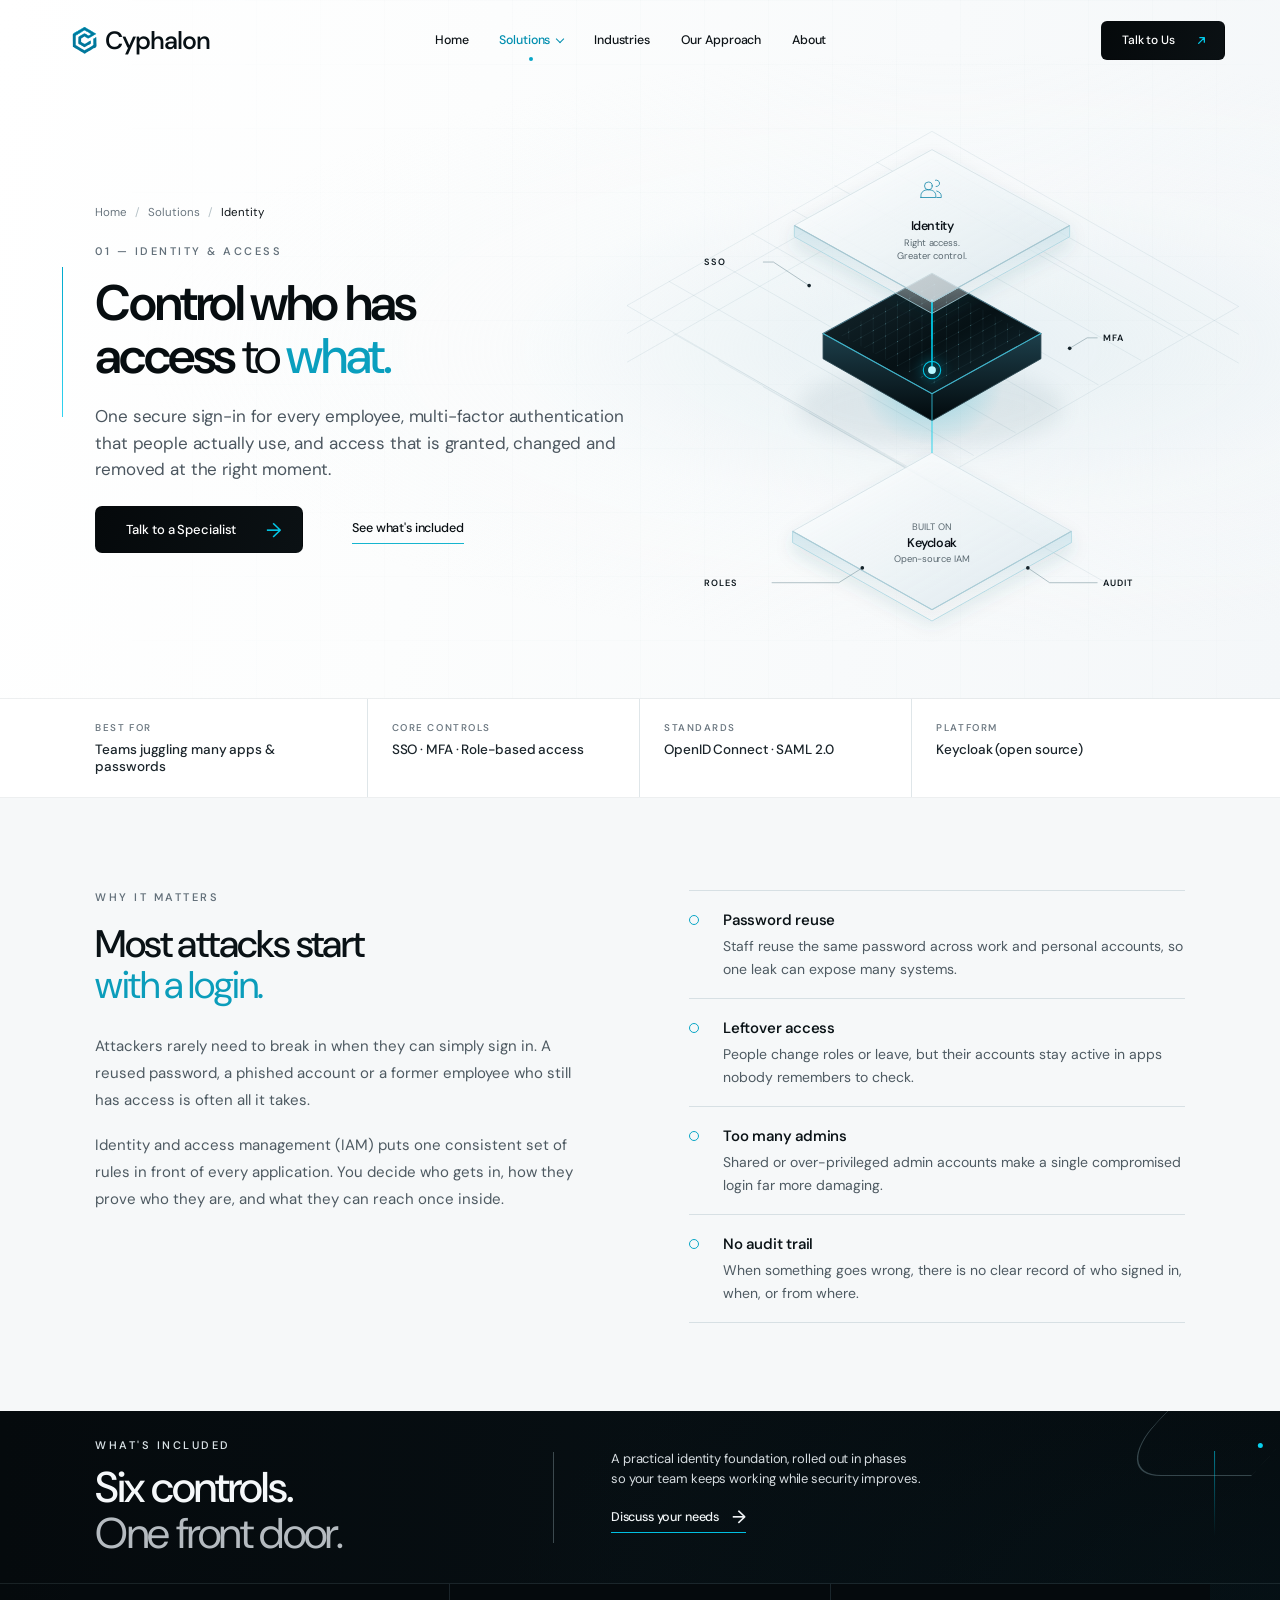
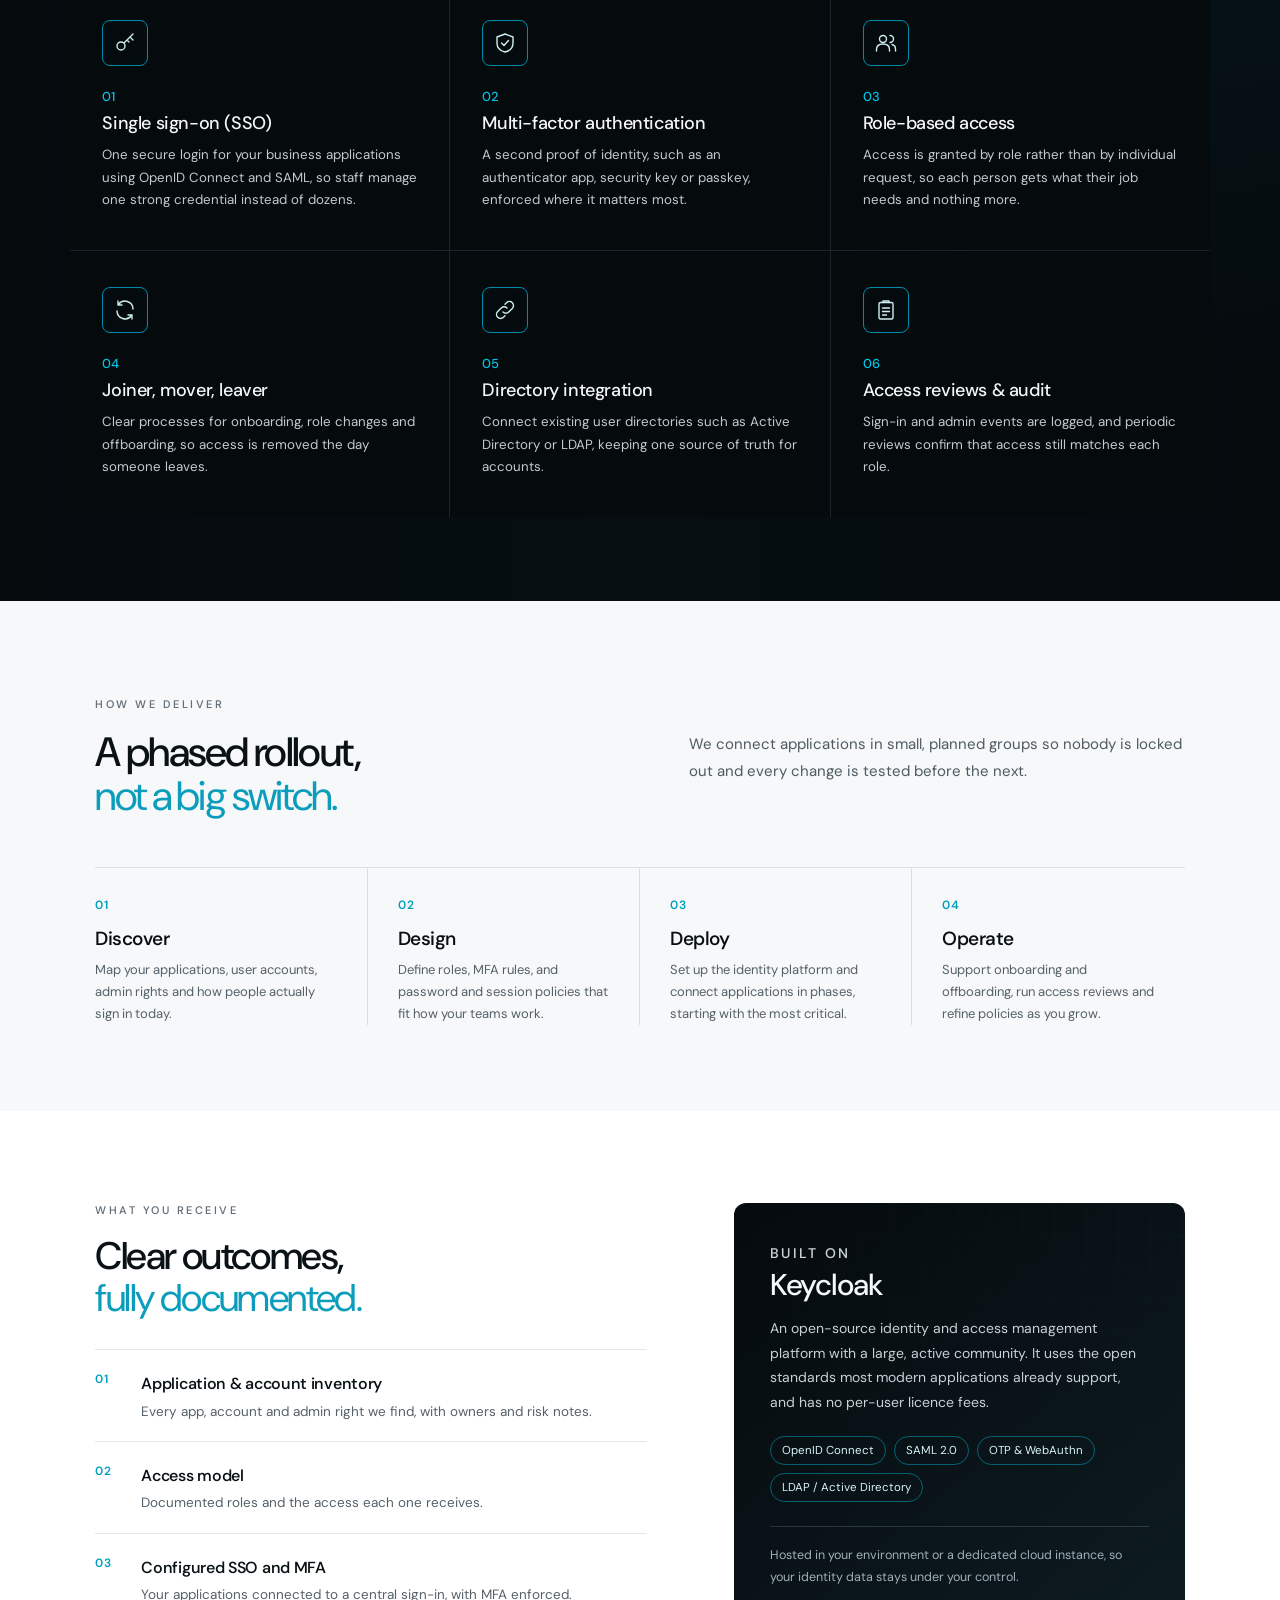
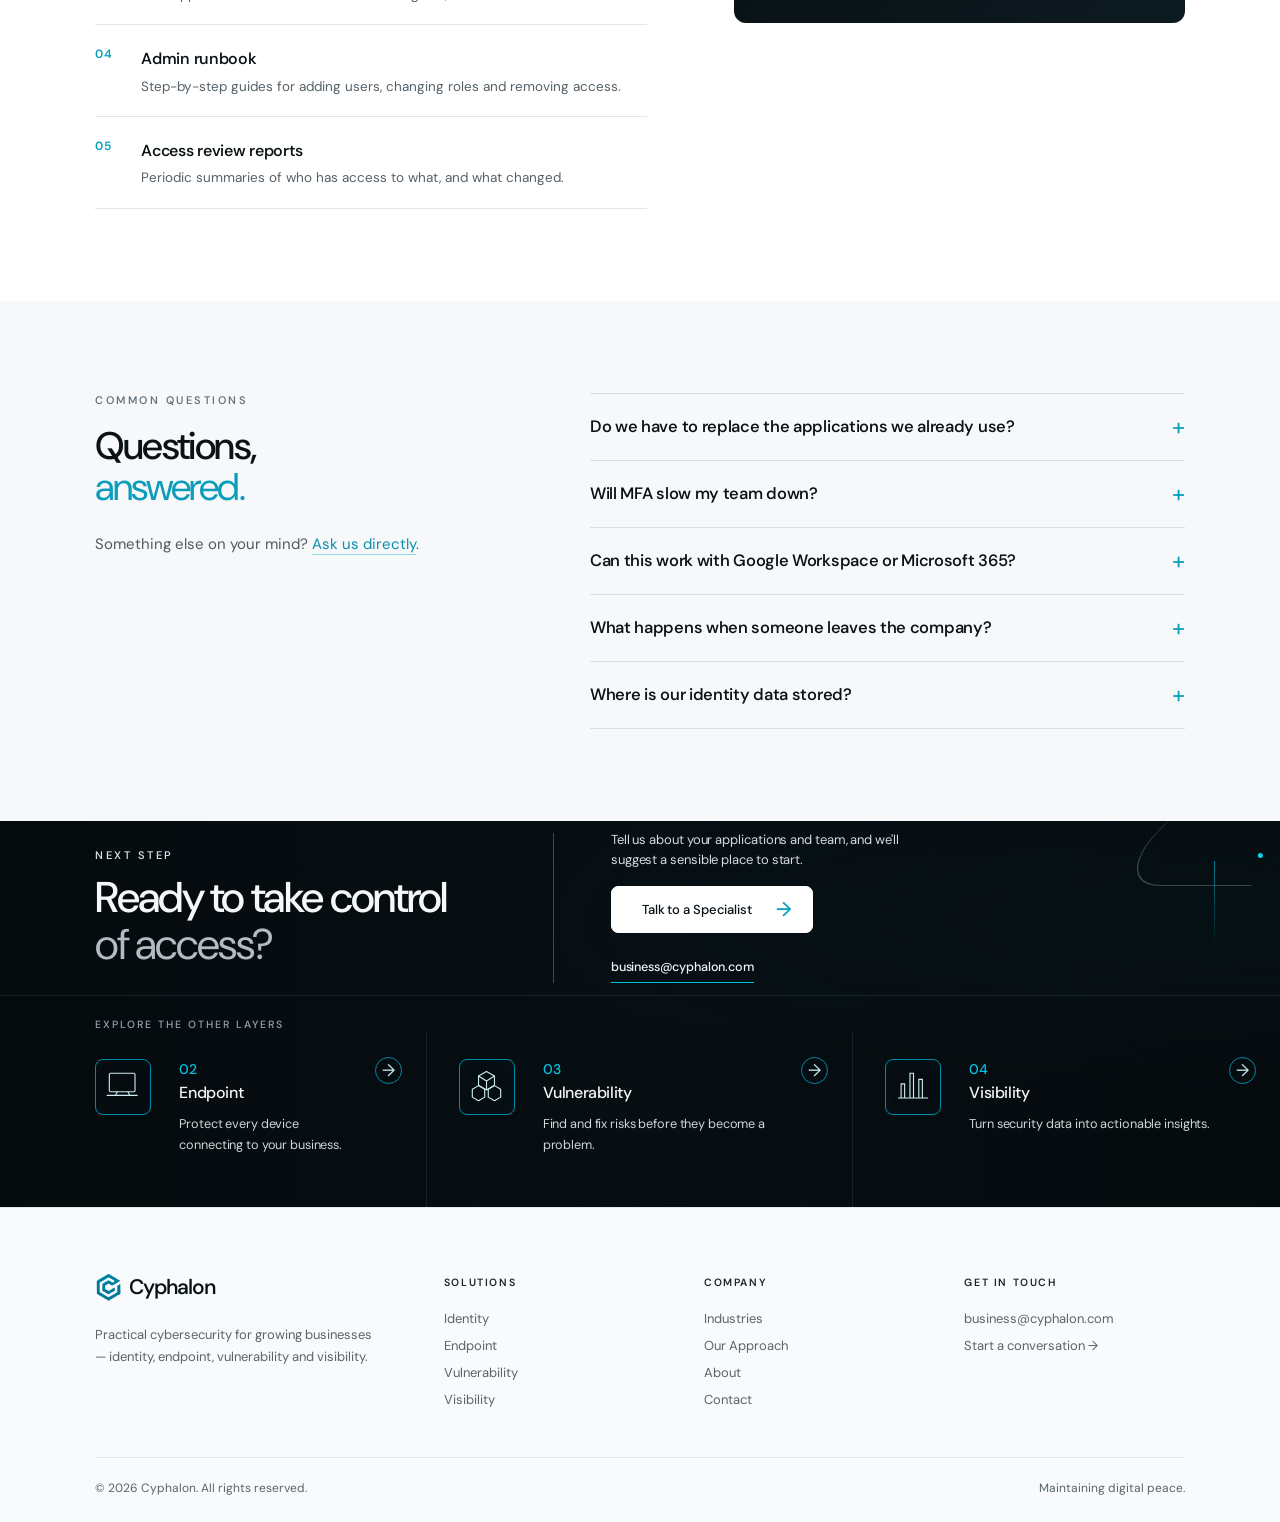
<file: identity.html>
<!doctype html>
<html lang="en">
<head>
  <meta charset="utf-8">
  <meta name="viewport" content="width=device-width, initial-scale=1">
  <meta name="theme-color" content="#f7f9fa">
  <title>Identity & Access Management | Cyphalon</title>
  <meta name="description" content="Single sign-on, multi-factor authentication and role-based access for growing businesses. Control who has access to what with Cyphalon.">
  <link rel="canonical" href="https://cyphalon.com/identity">
  <meta property="og:type" content="website">
  <meta property="og:site_name" content="Cyphalon">
  <meta property="og:title" content="Identity &amp; Access Management | Cyphalon">
  <meta property="og:description" content="Single sign-on, multi-factor authentication and role-based access for growing businesses. Control who has access to what with Cyphalon.">
  <meta property="og:url" content="https://cyphalon.com/identity">
  <link rel="icon" href="assets/favicon.svg" type="image/svg+xml">
  <link rel="preconnect" href="https://fonts.googleapis.com">
  <link rel="preconnect" href="https://fonts.gstatic.com" crossorigin>
  <link href="https://fonts.googleapis.com/css2?family=DM+Sans:wght@400;450;500;550;600;650;700&display=swap" rel="stylesheet">
  <link rel="stylesheet" href="styles.css">
  <!-- Meta Pixel Code -->
  <script>
  !function(f,b,e,v,n,t,s)
  {if(f.fbq)return;n=f.fbq=function(){n.callMethod?
  n.callMethod.apply(n,arguments):n.queue.push(arguments)};
  if(!f._fbq)f._fbq=n;n.push=n;n.loaded=!0;n.version='2.0';
  n.queue=[];t=b.createElement(e);t.async=!0;
  t.src=v;s=b.getElementsByTagName(e)[0];
  s.parentNode.insertBefore(t,s)}(window, document,'script',
  'https://connect.facebook.net/en_US/fbevents.js');
  fbq('init', '1096894659651998');
  fbq('track', 'PageView');
  </script>
  <!-- End Meta Pixel Code -->
</head>
<body>
  <noscript><img height="1" width="1" style="display:none" alt=""
  src="https://www.facebook.com/tr?id=1096894659651998&amp;ev=PageView&amp;noscript=1"
  /></noscript>
  <main>
    <section class="page-hero" aria-label="01 — Identity &amp;amp; Access">
      <div class="ambient-grid" aria-hidden="true"></div>
      <header class="site-header">
        <a class="brand" href="index.html" aria-label="Cyphalon home"><img class="brand-mark" src="assets/favicon.svg" alt="" aria-hidden="true"><span>Cyphalon</span></a>
        <button class="menu-toggle" type="button" aria-label="Open navigation menu" aria-expanded="false" aria-controls="primary-nav">
          <span></span><span></span>
        </button>
        <nav class="primary-nav" id="primary-nav" aria-label="Main navigation">
          <a class="nav-link" href="index.html">Home</a>
          <div class="nav-item has-menu">
            <button class="nav-link nav-trigger active" type="button" aria-expanded="false" aria-controls="solutions-menu">Solutions <span class="caret" aria-hidden="true"></span></button>
            <div class="submenu" id="solutions-menu"><a class="submenu-link current" href="identity.html" aria-current="page"><span class="submenu-icon"><svg viewBox="0 0 44 44" aria-hidden="true"><g fill="none" stroke="currentColor" stroke-width="1.25" stroke-linecap="round" stroke-linejoin="round"><circle cx="16" cy="13" r="6"/><path d="M4.5 31v-3c0-5.5 4.6-9 11.5-9s11.5 3.5 11.5 9v3H4.5Z"/><path d="M28 14a5 5 0 1 0-1-9.8M29 21c4.5 1.2 7 4 7 8v2H29"/></g></svg></span><span><strong>Identity</strong><small>Control who has access to what.</small></span></a><a class="submenu-link" href="endpoint.html"><span class="submenu-icon"><svg viewBox="0 0 44 44" aria-hidden="true"><g fill="none" stroke="currentColor" stroke-width="1.25" stroke-linecap="round" stroke-linejoin="round"><rect x="6" y="7" width="29" height="21" rx="1.4"/><path d="M3.5 32h34M15 28l-2 4m14-4 2 4"/></g></svg></span><span><strong>Endpoint</strong><small>Protect every device connecting to your business.</small></span></a><a class="submenu-link" href="vulnerability.html"><span class="submenu-icon"><svg viewBox="0 0 44 44" aria-hidden="true"><g fill="none" stroke="currentColor" stroke-width="1.25" stroke-linejoin="round"><path d="m22 5 9 5.2v10.4L22 26l-9-5.4V10.2L22 5Z"/><path d="m13 10.2 9 5.5 9-5.5M22 15.7V26M6 25l7-4 7 4v9l-7 4-7-4v-9ZM24 25l7-4 7 4v9l-7 4-7-4v-9Z"/></g></svg></span><span><strong>Vulnerability</strong><small>Find and fix risks before they become a problem.</small></span></a><a class="submenu-link" href="visibility.html"><span class="submenu-icon"><svg viewBox="0 0 44 44" aria-hidden="true"><g fill="none" stroke="currentColor" stroke-width="1.25" stroke-linecap="round"><path d="M8 35V19h4v16M18 35V7h4v28M28 35V14h4v21M38 35H5"/></g></svg></span><span><strong>Visibility</strong><small>Turn security data into actionable insights.</small></span></a></div>
          </div>
          <a class="nav-link" href="industries.html">Industries</a>
          <a class="nav-link" href="index.html#approach">Our Approach</a>
          <a class="nav-link" href="index.html#about">About</a>
        </nav>
        <a class="button button-dark header-cta" href="contact.html">
          <span>Talk to Us</span><span class="arrow" aria-hidden="true"><svg viewBox="0 0 16 16" width="13" height="13"><path d="M4.5 11.5l7-7M6 4.5h5.5V10" fill="none" stroke="currentColor" stroke-width="1.6" stroke-linecap="round" stroke-linejoin="round"/></svg></span>
        </a>
      </header>
      <div class="page-hero-body">
        <div class="page-hero-copy">
          <nav aria-label="Breadcrumb"><ol class="breadcrumb"><li><a href="index.html">Home</a></li><li><a href="index.html#solutions">Solutions</a></li><li><span aria-current="page">Identity</span></li></ol></nav>
          <p class="eyebrow">01 — Identity &amp; Access</p>
          <h1 class="page-title">Control who has<br>access <span class="headline-light">to <span class="accent-text">what.</span></span></h1>
          <p class="page-lede">One secure sign-in for every employee, multi-factor authentication that people actually use, and access that is granted, changed and removed at the right moment.</p>
          <div class="hero-actions"><a class="button button-dark hero-cta" href="contact.html?service=identity"><span>Talk to a Specialist</span><span class="arrow" aria-hidden="true">→</span></a><a class="text-link" href="#cap-heading">See what's included</a></div>
        </div>
        <div class="page-visual">
          <svg viewBox="110 0 570 595" role="img" aria-labelledby="pv-title">
            <title id="pv-title">Identity: Right access. Greater control.</title>
            <defs>
              <linearGradient id="glassTop" x1="0" y1="0" x2="1" y2="1"><stop offset="0" stop-color="#ffffff" stop-opacity=".96"/><stop offset=".55" stop-color="#eef5f8" stop-opacity=".82"/><stop offset="1" stop-color="#dbe9ee" stop-opacity=".77"/></linearGradient>
              <linearGradient id="glassSide" x1="0" y1="0" x2="0" y2="1"><stop offset="0" stop-color="#c6e2eb" stop-opacity=".7"/><stop offset="1" stop-color="#ffffff" stop-opacity=".18"/></linearGradient>
              <linearGradient id="darkTop" x1="0" y1="0" x2="1" y2="1"><stop offset="0" stop-color="#172a31"/><stop offset=".55" stop-color="#061115"/><stop offset="1" stop-color="#152d36"/></linearGradient>
              <linearGradient id="darkSide" x1="0" y1="0" x2="0" y2="1"><stop offset="0" stop-color="#1d3f4b"/><stop offset="1" stop-color="#02090c"/></linearGradient>
              <linearGradient id="cyanLine" x1="0" y1="0" x2="0" y2="1"><stop offset="0" stop-color="#43d9f1" stop-opacity=".2"/><stop offset=".5" stop-color="#00c7e9"/><stop offset="1" stop-color="#3bd3f0" stop-opacity=".15"/></linearGradient>
              <radialGradient id="coreGlow"><stop offset="0" stop-color="#08c5e6" stop-opacity=".65"/><stop offset=".45" stop-color="#0ab4d2" stop-opacity=".2"/><stop offset="1" stop-color="#0ab4d2" stop-opacity="0"/></radialGradient>
              <pattern id="microGrid" width="14" height="14" patternUnits="userSpaceOnUse" patternTransform="skewY(-29)"><path d="M14 0H0V14" fill="none" stroke="#83c5d6" stroke-opacity=".24" stroke-width=".55"/><circle cx="0" cy="0" r="1" fill="#90ddeb" fill-opacity=".55"/></pattern>
              <filter id="softShadow" x="-30%" y="-30%" width="160%" height="180%"><feGaussianBlur stdDeviation="11"/></filter>
              <filter id="cyanBlur" x="-120%" y="-120%" width="340%" height="340%"><feGaussianBlur stdDeviation="7"/></filter>
              <filter id="plateShadow" x="-30%" y="-30%" width="160%" height="180%"><feDropShadow dx="0" dy="10" stdDeviation="10" flood-color="#345765" flood-opacity=".15"/></filter>
            </defs>
            <g fill="none" stroke="#8da8b4" stroke-width=".8" stroke-opacity=".24">
              <path d="M40 213 390 13 742 214 391 416Z"/><path d="M40 245 390 45 742 246"/><path d="M40 278 390 78 742 279"/>
              <path d="M88 185 438 385M135 158 486 359M183 130 534 332M230 103 581 304M278 75 630 276M326 48 678 249"/>
              <path d="M93 245 445 445M145 276 495 476M196 306 548 507M249 336 600 537"/>
            </g>
            <ellipse cx="388" cy="330" rx="153" ry="47" fill="#587986" opacity=".11" filter="url(#softShadow)"/>
            <ellipse cx="389" cy="300" rx="83" ry="73" fill="url(#coreGlow)"/>
            <path d="M390 140V355" stroke="#00c6e7" stroke-width="9" opacity=".25" filter="url(#cyanBlur)"/>
            <path d="M390 140V355" stroke="url(#cyanLine)" stroke-width="1.8"/>
            <g class="core-platform">
              <polygon points="265,245 390,314 515,245 515,274 390,345 265,274" fill="url(#darkSide)" stroke="#294650" stroke-width="1"/>
              <polygon points="265,245 390,176 515,245 390,314" fill="url(#darkTop)" stroke="#477180" stroke-width="1.2"/>
              <polygon points="282,245 390,186 498,245 390,304" fill="url(#microGrid)" opacity=".95"/>
              <path d="M265 245 390 314 515 245M390 314V345" fill="none" stroke="#3ad5ef" stroke-opacity=".72" stroke-width="1.2"/>
              <path d="M390 206V287" stroke="#00d6f6" stroke-width="2" opacity=".85"/>
              <circle cx="390" cy="287" r="14" fill="#00cbea" opacity=".2" filter="url(#cyanBlur)"/>
              <circle cx="390" cy="287" r="4.5" fill="#b8f7ff"/>
              <circle cx="390" cy="287" r="10" fill="none" stroke="#00cbea" stroke-width="1.2"/>
            </g>
            <g class="glass-card" filter="url(#plateShadow)">
              <polygon points="390,34 548,121 390,209 232,121" fill="url(#glassTop)" stroke="#d9e4e8" stroke-width="1.1"/>
              <polygon points="232,121 390,209 548,121 548,134 390,222 232,134" fill="url(#glassSide)" stroke="#a8d5e1" stroke-width=".9"/>
              <path d="M232 121 390 209 548 121" fill="none" stroke="#a6c5cf" stroke-width="1.2"/>
              <path d="M390 209V252" fill="none" stroke="#00cce9" stroke-opacity=".75" stroke-width="1.4"/>
              <g transform="translate(374 66) scale(.74)" color="#1788aa"><g fill="none" stroke="currentColor" stroke-width="1.25" stroke-linecap="round" stroke-linejoin="round"><circle cx="16" cy="13" r="6"/><path d="M4.5 31v-3c0-5.5 4.6-9 11.5-9s11.5 3.5 11.5 9v3H4.5Z"/><path d="M28 14a5 5 0 1 0-1-9.8M29 21c4.5 1.2 7 4 7 8v2H29"/></g></g>
              <text x="390" y="126" text-anchor="middle" class="label-title">Identity</text>
              <text x="390" y="145" text-anchor="middle" class="label-body">Right access.</text>
              <text x="390" y="159" text-anchor="middle" class="label-body">Greater control.</text>
            </g>
            <g filter="url(#plateShadow)">
              <polygon points="390,382 550,472 390,562 230,472" fill="url(#glassTop)" stroke="#d7e3e8" stroke-width="1.1"/>
              <polygon points="230,472 390,562 550,472 550,485 390,575 230,485" fill="url(#glassSide)" stroke="#a8d5e1" stroke-width=".9"/>
              <path d="M230 472 390 562 550 472" fill="none" stroke="#abcbd5" stroke-width="1.2"/>
              <path d="M390 345V382" stroke="#00cce9" stroke-opacity=".65" stroke-width="1.4"/>
              <text x="390" y="470" text-anchor="middle" class="label-body" letter-spacing="1.4">BUILT ON</text>
              <text x="390" y="490" text-anchor="middle" class="label-title">Keycloak</text>
              <text x="390" y="507" text-anchor="middle" class="label-body">Open-source IAM</text>
            </g>
            <g fill="#101a20" font-family="DM Sans, Arial, sans-serif" font-size="10.5" font-weight="600" letter-spacing="1.1">
              <text x="128" y="166">SSO</text><path d="M196 163h12l41 27" fill="none" stroke="#849ca5" stroke-width=".7"/><circle cx="249" cy="190" r="2.1" fill="#14232a"/>
              <text x="586" y="254" text-anchor="start">MFA</text><path d="M580 250h-12l-20 12" fill="none" stroke="#849ca5" stroke-width=".7"/><circle cx="548" cy="262" r="2.1" fill="#14232a"/>
              <text x="128" y="535">ROLES</text><path d="M206 531h77l27-17" fill="none" stroke="#849ca5" stroke-width=".7"/><circle cx="310" cy="514" r="2.1" fill="#14232a"/>
              <text x="586" y="535">AUDIT</text><path d="M580 531h-55l-25-17" fill="none" stroke="#849ca5" stroke-width=".7"/><circle cx="500" cy="514" r="2.1" fill="#14232a"/>
            </g>
          </svg>
        </div>
      </div>
    </section>
    <dl class="glance"><div><dt>Best for</dt><dd>Teams juggling many apps &amp; passwords</dd></div><div><dt>Core controls</dt><dd>SSO · MFA · Role-based access</dd></div><div><dt>Standards</dt><dd>OpenID Connect · SAML 2.0</dd></div><div><dt>Platform</dt><dd>Keycloak (open source)</dd></div></dl>
    <section class="why-section" aria-labelledby="why-heading">
      <div>
        <p class="eyebrow">Why it matters</p>
        <h2 class="section-h2" id="why-heading">Most attacks start<br><span>with a login.</span></h2>
        <div class="prose"><p>Attackers rarely need to break in when they can simply sign in. A reused password, a phished account or a former employee who still has access is often all it takes.</p><p>Identity and access management (IAM) puts one consistent set of rules in front of every application. You decide who gets in, how they prove who they are, and what they can reach once inside.</p></div>
      </div>
      <ul class="risk-list"><li><span><strong>Password reuse</strong>Staff reuse the same password across work and personal accounts, so one leak can expose many systems.</span></li><li><span><strong>Leftover access</strong>People change roles or leave, but their accounts stay active in apps nobody remembers to check.</span></li><li><span><strong>Too many admins</strong>Shared or over-privileged admin accounts make a single compromised login far more damaging.</span></li><li><span><strong>No audit trail</strong>When something goes wrong, there is no clear record of who signed in, when, or from where.</span></li></ul>
    </section>
    <section class="solutions-section capability-section" aria-labelledby="cap-heading">
      <div class="section-top">
        <div class="section-title-wrap">
          <p class="eyebrow eyebrow-light">What's included</p>
          <h2 id="cap-heading">Six controls.<br><span>One front door.</span></h2>
        </div>
        <div class="section-intro">
          <p>A practical identity foundation, rolled out in phases so your team keeps working while security improves.</p>
          <a class="text-link text-link-light" href="contact.html?service=identity">Discuss your needs <span aria-hidden="true">→</span></a>
        </div>
        <span class="section-corner" aria-hidden="true"><span></span></span>
      </div>
      <div class="capability-grid"><article class="capability-card"><span class="cap-icon"><svg viewBox="0 0 24 24" aria-hidden="true"><g fill="none" stroke="currentColor" stroke-width="1.4" stroke-linecap="round" stroke-linejoin="round"><circle cx="8" cy="15" r="4"/><path d="M11 12l9-9M17 6l3 3M14 9l2 2"/></g></svg></span><span class="cap-number">01</span><h3>Single sign-on (SSO)</h3><p>One secure login for your business applications using OpenID Connect and SAML, so staff manage one strong credential instead of dozens.</p></article><article class="capability-card"><span class="cap-icon"><svg viewBox="0 0 24 24" aria-hidden="true"><g fill="none" stroke="currentColor" stroke-width="1.4" stroke-linecap="round" stroke-linejoin="round"><path d="M12 3l8 3v6c0 5-3.5 8-8 9-4.5-1-8-4-8-9V6l8-3z"/><path d="M8.5 12l2.5 2.5 4.5-5"/></g></svg></span><span class="cap-number">02</span><h3>Multi-factor authentication</h3><p>A second proof of identity, such as an authenticator app, security key or passkey, enforced where it matters most.</p></article><article class="capability-card"><span class="cap-icon"><svg viewBox="0 0 24 24" aria-hidden="true"><g fill="none" stroke="currentColor" stroke-width="1.4" stroke-linecap="round" stroke-linejoin="round"><circle cx="9" cy="8" r="3.5"/><path d="M2.5 20v-1.5C2.5 15 5 13 9 13s6.5 2 6.5 5.5V20"/><path d="M16 4.5a3.5 3.5 0 0 1 0 7M18 13.5c2.3.6 3.5 2.2 3.5 4.5V20"/></g></svg></span><span class="cap-number">03</span><h3>Role-based access</h3><p>Access is granted by role rather than by individual request, so each person gets what their job needs and nothing more.</p></article><article class="capability-card"><span class="cap-icon"><svg viewBox="0 0 24 24" aria-hidden="true"><g fill="none" stroke="currentColor" stroke-width="1.4" stroke-linecap="round" stroke-linejoin="round"><path d="M20 11a8 8 0 0 0-14.5-4.5M4 13a8 8 0 0 0 14.5 4.5"/><path d="M5 3v4h4M19 21v-4h-4"/></g></svg></span><span class="cap-number">04</span><h3>Joiner, mover, leaver</h3><p>Clear processes for onboarding, role changes and offboarding, so access is removed the day someone leaves.</p></article><article class="capability-card"><span class="cap-icon"><svg viewBox="0 0 24 24" aria-hidden="true"><g fill="none" stroke="currentColor" stroke-width="1.4" stroke-linecap="round" stroke-linejoin="round"><path d="M10 14a4 4 0 0 0 5.7 0l3.6-3.6a4 4 0 0 0-5.7-5.7L12 6.3"/><path d="M14 10a4 4 0 0 0-5.7 0l-3.6 3.6a4 4 0 0 0 5.7 5.7l1.6-1.6"/></g></svg></span><span class="cap-number">05</span><h3>Directory integration</h3><p>Connect existing user directories such as Active Directory or LDAP, keeping one source of truth for accounts.</p></article><article class="capability-card"><span class="cap-icon"><svg viewBox="0 0 24 24" aria-hidden="true"><g fill="none" stroke="currentColor" stroke-width="1.4" stroke-linecap="round" stroke-linejoin="round"><rect x="5" y="4.5" width="14" height="16.5" rx="1.5"/><path d="M9 4.5V3h6v1.5M8.5 10h7M8.5 13.5h7M8.5 17h4"/></g></svg></span><span class="cap-number">06</span><h3>Access reviews &amp; audit</h3><p>Sign-in and admin events are logged, and periodic reviews confirm that access still matches each role.</p></article></div>
    </section>
    <section class="approach-section" aria-labelledby="process-heading">
      <div class="approach-heading">
        <p class="eyebrow">How we deliver</p>
        <h2 id="process-heading">A phased rollout,<br><span>not a big switch.</span></h2>
      </div>
      <div class="approach-copy"><p>We connect applications in small, planned groups so nobody is locked out and every change is tested before the next.</p></div>
      <div class="approach-steps steps-4"><article><span>01</span><h3>Discover</h3><p>Map your applications, user accounts, admin rights and how people actually sign in today.</p></article><article><span>02</span><h3>Design</h3><p>Define roles, MFA rules, and password and session policies that fit how your teams work.</p></article><article><span>03</span><h3>Deploy</h3><p>Set up the identity platform and connect applications in phases, starting with the most critical.</p></article><article><span>04</span><h3>Operate</h3><p>Support onboarding and offboarding, run access reviews and refine policies as you grow.</p></article></div>
    </section>
    <section class="deliver-section" aria-labelledby="deliver-heading">
      <div>
        <p class="eyebrow">What you receive</p>
        <h2 class="section-h2" id="deliver-heading">Clear outcomes,<br><span>fully documented.</span></h2>
        <ol class="deliver-list"><li><span><strong>Application &amp; account inventory</strong><span>Every app, account and admin right we find, with owners and risk notes.</span></span></li><li><span><strong>Access model</strong><span>Documented roles and the access each one receives.</span></span></li><li><span><strong>Configured SSO and MFA</strong><span>Your applications connected to a central sign-in, with MFA enforced.</span></span></li><li><span><strong>Admin runbook</strong><span>Step-by-step guides for adding users, changing roles and removing access.</span></span></li><li><span><strong>Access review reports</strong><span>Periodic summaries of who has access to what, and what changed.</span></span></li></ol>
      </div>
      <aside class="tech-card" aria-label="Built on">
        <p class="eyebrow eyebrow-light">Built on</p>
        <h3>Keycloak</h3>
        <p>An open-source identity and access management platform with a large, active community. It uses the open standards most modern applications already support, and has no per-user licence fees.</p>
        <ul class="tags"><li>OpenID Connect</li><li>SAML 2.0</li><li>OTP &amp; WebAuthn</li><li>LDAP / Active Directory</li></ul>
        <p class="tech-note">Hosted in your environment or a dedicated cloud instance, so your identity data stays under your control.</p>
      </aside>
    </section>
    <section class="faq-section" aria-labelledby="faq-heading">
      <div>
        <p class="eyebrow">Common questions</p>
        <h2 class="section-h2" id="faq-heading">Questions,<br><span>answered.</span></h2>
        <div class="prose"><p>Something else on your mind? <a class="inline-link" href="contact.html?service=identity">Ask us directly</a>.</p></div>
      </div>
      <div class="faq-list"><details><summary>Do we have to replace the applications we already use?</summary><p>No. Applications that support OpenID Connect or SAML can connect directly. For older applications, we review the options with you — sometimes the right answer is to leave a system as it is and protect it in other ways.</p></details><details><summary>Will MFA slow my team down?</summary><p>Single sign-on usually makes daily work easier: one strong login instead of many passwords. We set MFA rules that balance protection with convenience, so people are not prompted more often than necessary.</p></details><details><summary>Can this work with Google Workspace or Microsoft 365?</summary><p>Many cloud services, including Google Workspace, support SAML sign-in. For Microsoft 365, we assess whether connecting it to a central identity platform or strengthening its built-in controls is the better fit for you.</p></details><details><summary>What happens when someone leaves the company?</summary><p>Disabling one central account removes access to every connected application at once. Your offboarding checklist covers anything that sits outside single sign-on.</p></details><details><summary>Where is our identity data stored?</summary><p>In an environment you control — your own infrastructure or a dedicated cloud instance. We document where it lives and who can administer it.</p></details></div>
    </section>
    <section class="solutions-section" aria-labelledby="cta-heading">
      <div class="section-top">
        <div class="section-title-wrap">
          <p class="eyebrow eyebrow-light">Next step</p>
          <h2 id="cta-heading">Ready to take control<br><span>of access?</span></h2>
        </div>
        <div class="section-intro">
          <p>Tell us about your applications and team, and we'll suggest a sensible place to start.</p>
          <div class="cta-actions">
            <a class="button button-light" href="contact.html?service=identity"><span>Talk to a Specialist</span><span class="arrow" aria-hidden="true">→</span></a>
            <a class="text-link text-link-light" href="mailto:business@cyphalon.com">business@cyphalon.com</a>
          </div>
        </div>
        <span class="section-corner" aria-hidden="true"><span></span></span>
      </div>
      <p class="related-label">Explore the other layers</p>
      <div class="solution-grid grid-3"><a class="solution-card" href="endpoint.html"><span class="solution-icon"><svg viewBox="0 0 44 44" aria-hidden="true"><g fill="none" stroke="currentColor" stroke-width="1.25" stroke-linecap="round" stroke-linejoin="round"><rect x="6" y="7" width="29" height="21" rx="1.4"/><path d="M3.5 32h34M15 28l-2 4m14-4 2 4"/></g></svg></span><span class="solution-number">02</span><span class="solution-title">Endpoint</span><span class="solution-description">Protect every device<br class="desktop-only"> connecting to your business.</span><span class="round-arrow" aria-hidden="true">→</span></a><a class="solution-card" href="vulnerability.html"><span class="solution-icon"><svg viewBox="0 0 44 44" aria-hidden="true"><g fill="none" stroke="currentColor" stroke-width="1.25" stroke-linejoin="round"><path d="m22 5 9 5.2v10.4L22 26l-9-5.4V10.2L22 5Z"/><path d="m13 10.2 9 5.5 9-5.5M22 15.7V26M6 25l7-4 7 4v9l-7 4-7-4v-9ZM24 25l7-4 7 4v9l-7 4-7-4v-9Z"/></g></svg></span><span class="solution-number">03</span><span class="solution-title">Vulnerability</span><span class="solution-description">Find and fix risks<br class="desktop-only"> before they become a problem.</span><span class="round-arrow" aria-hidden="true">→</span></a><a class="solution-card" href="visibility.html"><span class="solution-icon"><svg viewBox="0 0 44 44" aria-hidden="true"><g fill="none" stroke="currentColor" stroke-width="1.25" stroke-linecap="round"><path d="M8 35V19h4v16M18 35V7h4v28M28 35V14h4v21M38 35H5"/></g></svg></span><span class="solution-number">04</span><span class="solution-title">Visibility</span><span class="solution-description">Turn security data into<br class="desktop-only"> actionable insights.</span><span class="round-arrow" aria-hidden="true">→</span></a></div>
    </section>
    <footer class="site-footer">
      <div class="footer-top">
        <div class="footer-brand">
          <a class="brand brand-footer" href="index.html" aria-label="Cyphalon home"><img class="brand-mark" src="assets/favicon.svg" alt="" aria-hidden="true"><span>Cyphalon</span></a>
          <p>Practical cybersecurity for growing businesses — identity, endpoint, vulnerability and visibility.</p>
        </div>
        <nav class="footer-col" aria-label="Solutions"><h3>Solutions</h3><a href="identity.html">Identity</a><a href="endpoint.html">Endpoint</a><a href="vulnerability.html">Vulnerability</a><a href="visibility.html">Visibility</a></nav>
        <nav class="footer-col" aria-label="Company"><h3>Company</h3><a href="industries.html">Industries</a><a href="index.html#approach">Our Approach</a><a href="index.html#about">About</a><a href="contact.html">Contact</a></nav>
        <div class="footer-col"><h3>Get in touch</h3><a href="mailto:business@cyphalon.com">business@cyphalon.com</a><a href="contact.html">Start a conversation →</a></div>
      </div>
      <div class="footer-bottom">
        <span class="copyright">© <span id="year">2026</span> Cyphalon. All rights reserved.</span>
        <span>Maintaining digital peace.</span>
      </div>
    </footer>
  </main>
  <script src="script.js"></script>
</body>
</html>
</file>
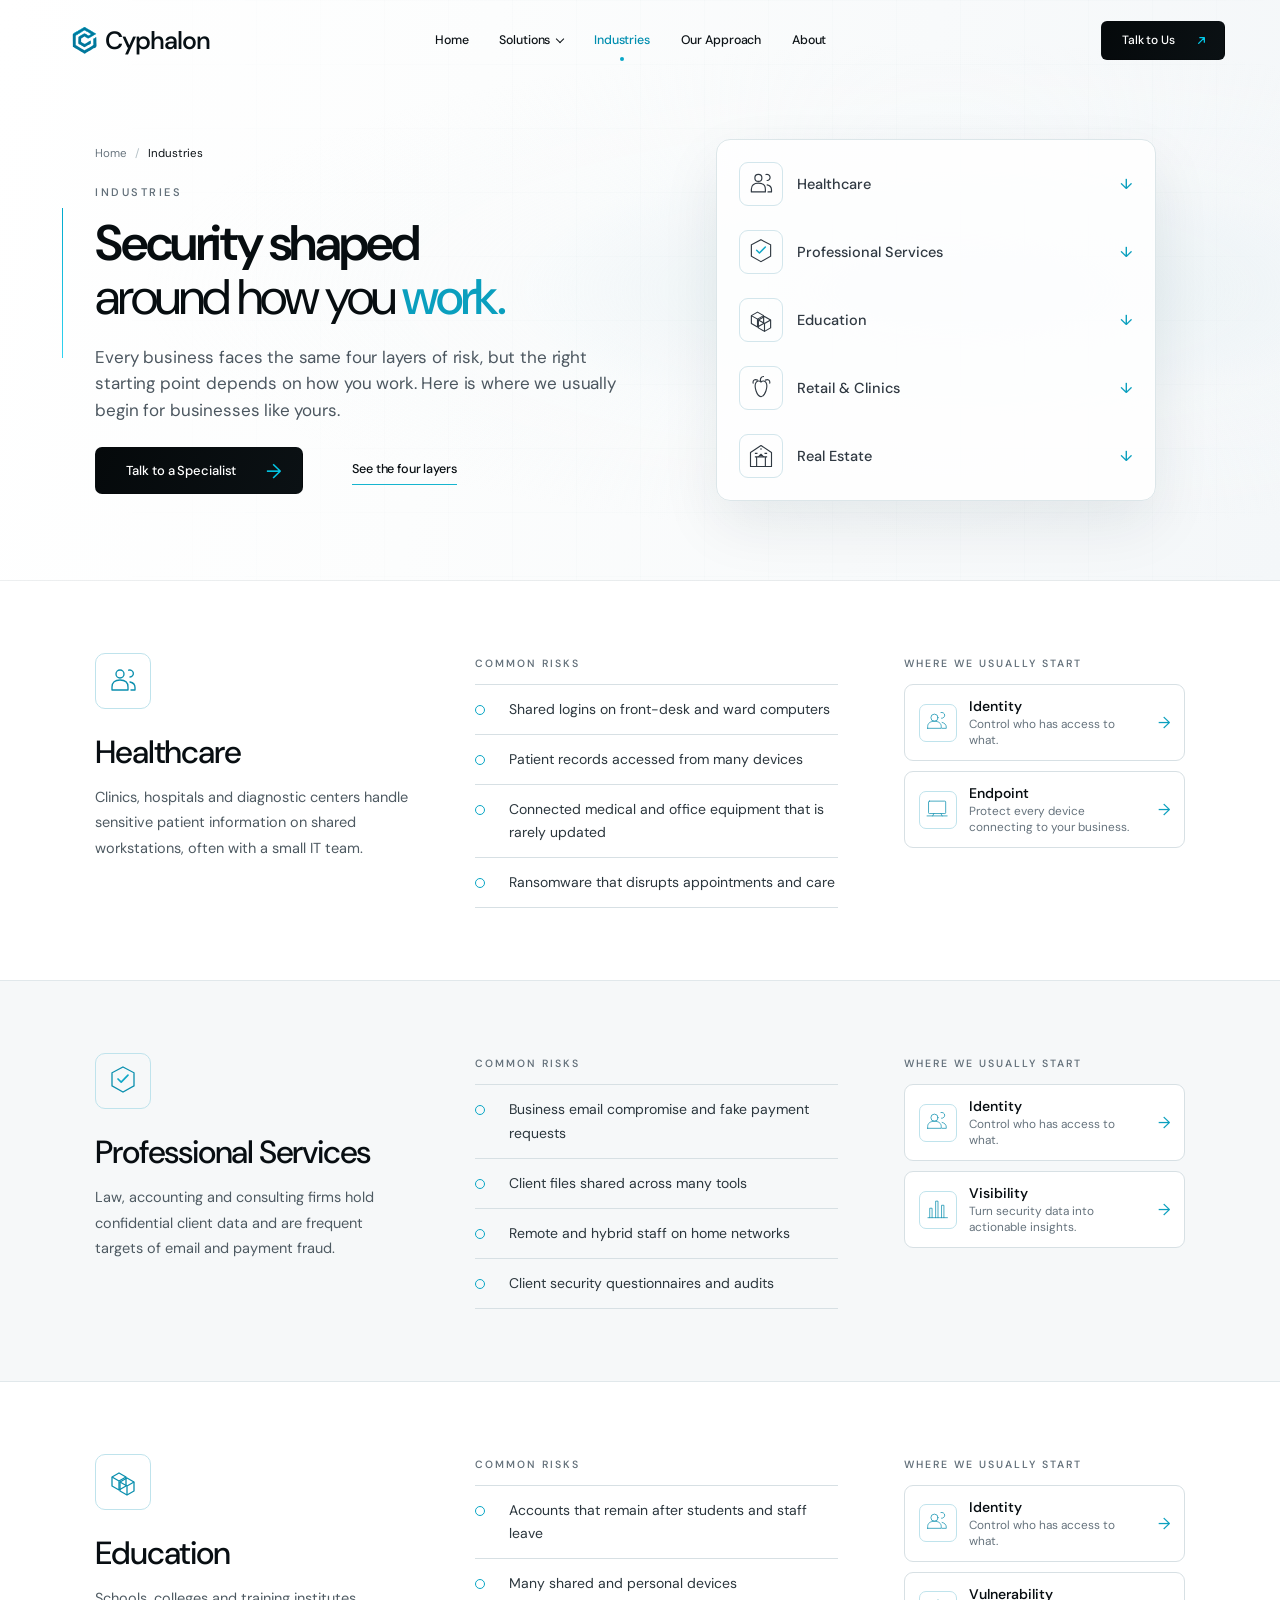
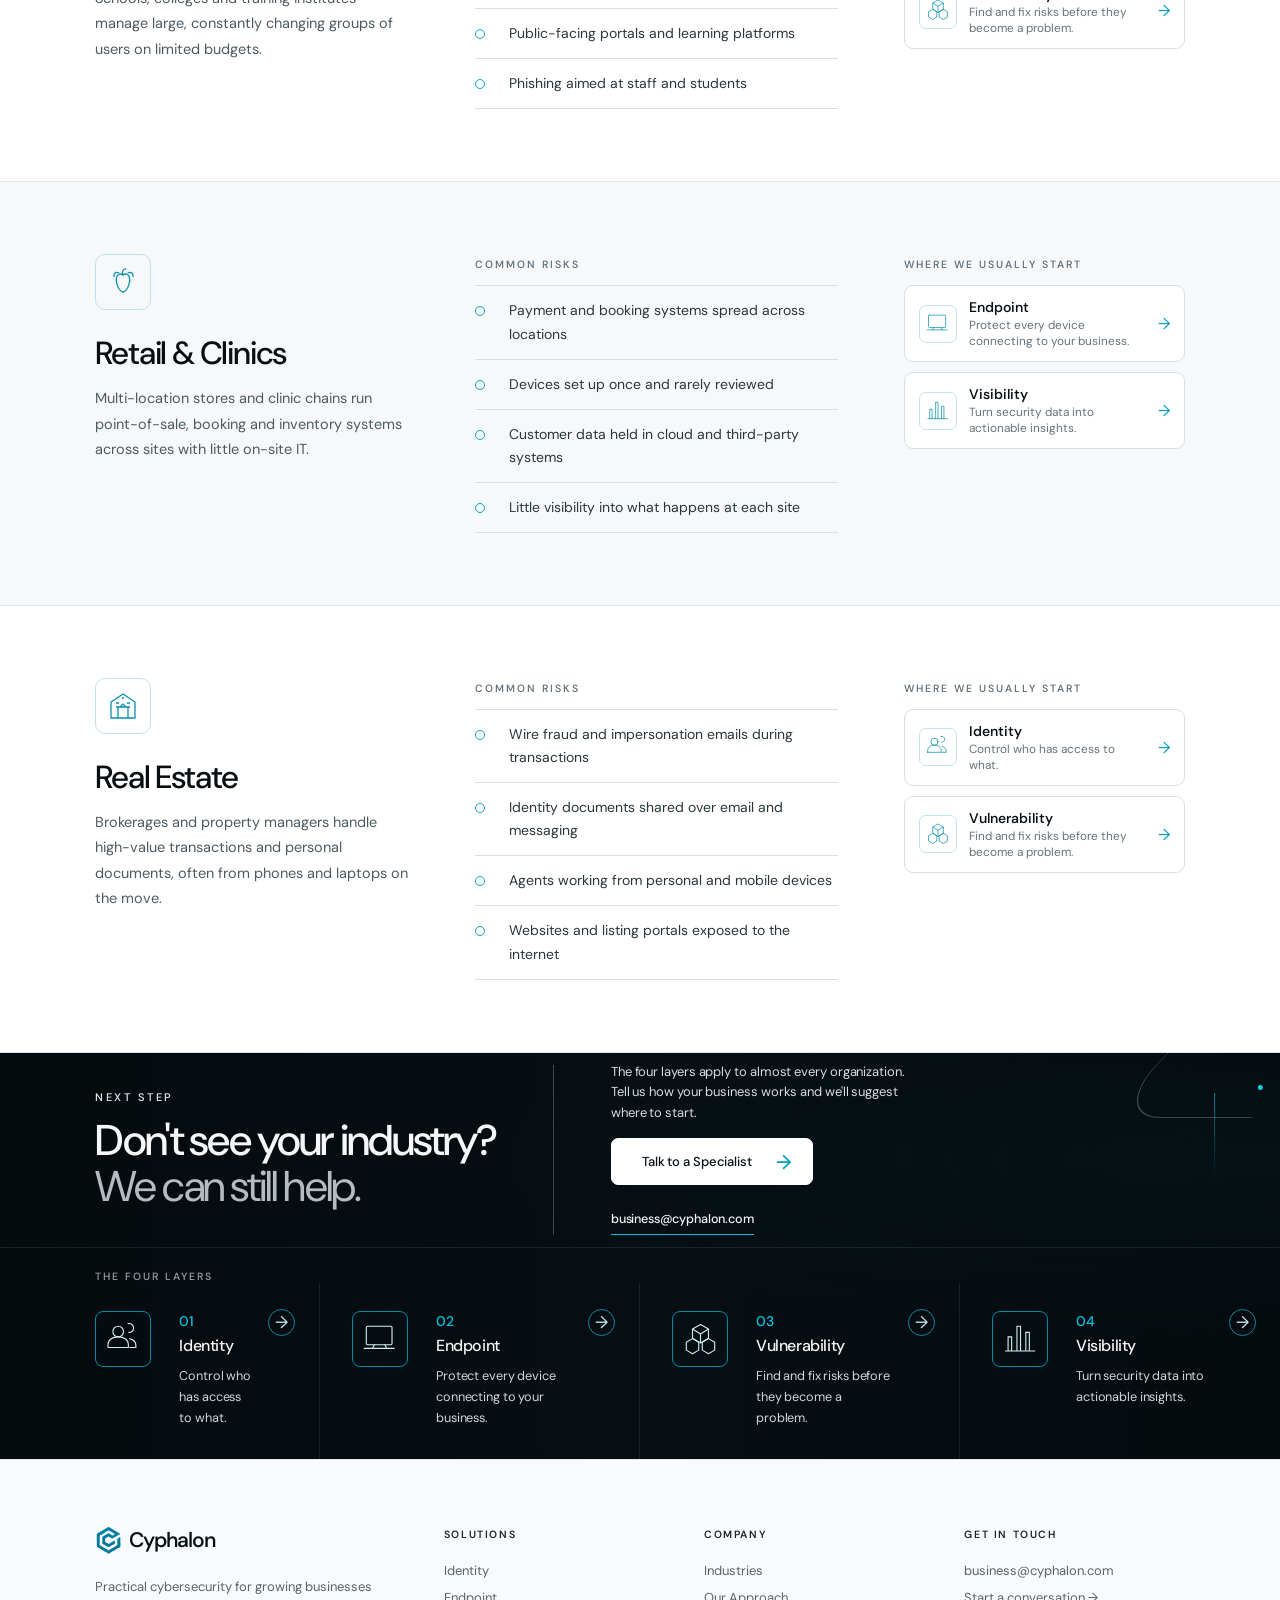
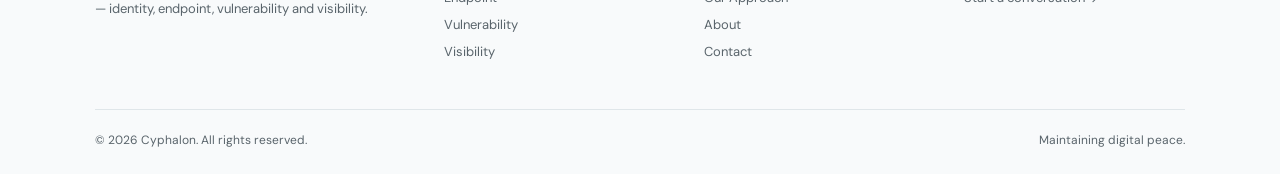
<file: industries.html>
<!doctype html>
<html lang="en">
<head>
  <meta charset="utf-8">
  <meta name="viewport" content="width=device-width, initial-scale=1">
  <meta name="theme-color" content="#f7f9fa">
  <title>Industries We Support | Cyphalon</title>
  <meta name="description" content="How Cyphalon helps healthcare, professional services, education, retail and clinics, and real estate businesses strengthen their cybersecurity.">
  <link rel="canonical" href="https://cyphalon.com/industries">
  <meta property="og:type" content="website">
  <meta property="og:site_name" content="Cyphalon">
  <meta property="og:title" content="Industries We Support | Cyphalon">
  <meta property="og:description" content="How Cyphalon helps healthcare, professional services, education, retail and clinics, and real estate businesses strengthen their cybersecurity.">
  <meta property="og:url" content="https://cyphalon.com/industries">
  <link rel="icon" href="assets/favicon.svg" type="image/svg+xml">
  <link rel="preconnect" href="https://fonts.googleapis.com">
  <link rel="preconnect" href="https://fonts.gstatic.com" crossorigin>
  <link href="https://fonts.googleapis.com/css2?family=DM+Sans:wght@400;450;500;550;600;650;700&display=swap" rel="stylesheet">
  <link rel="stylesheet" href="styles.css">
  <!-- Meta Pixel Code -->
  <script>
  !function(f,b,e,v,n,t,s)
  {if(f.fbq)return;n=f.fbq=function(){n.callMethod?
  n.callMethod.apply(n,arguments):n.queue.push(arguments)};
  if(!f._fbq)f._fbq=n;n.push=n;n.loaded=!0;n.version='2.0';
  n.queue=[];t=b.createElement(e);t.async=!0;
  t.src=v;s=b.getElementsByTagName(e)[0];
  s.parentNode.insertBefore(t,s)}(window, document,'script',
  'https://connect.facebook.net/en_US/fbevents.js');
  fbq('init', '1096894659651998');
  fbq('track', 'PageView');
  </script>
  <!-- End Meta Pixel Code -->
</head>
<body>
  <noscript><img height="1" width="1" style="display:none" alt=""
  src="https://www.facebook.com/tr?id=1096894659651998&amp;ev=PageView&amp;noscript=1"
  /></noscript>
  <main>
    <section class="page-hero" aria-label="Industries">
      <div class="ambient-grid" aria-hidden="true"></div>
      <header class="site-header">
        <a class="brand" href="index.html" aria-label="Cyphalon home"><img class="brand-mark" src="assets/favicon.svg" alt="" aria-hidden="true"><span>Cyphalon</span></a>
        <button class="menu-toggle" type="button" aria-label="Open navigation menu" aria-expanded="false" aria-controls="primary-nav">
          <span></span><span></span>
        </button>
        <nav class="primary-nav" id="primary-nav" aria-label="Main navigation">
          <a class="nav-link" href="index.html">Home</a>
          <div class="nav-item has-menu">
            <button class="nav-link nav-trigger" type="button" aria-expanded="false" aria-controls="solutions-menu">Solutions <span class="caret" aria-hidden="true"></span></button>
            <div class="submenu" id="solutions-menu"><a class="submenu-link" href="identity.html"><span class="submenu-icon"><svg viewBox="0 0 44 44" aria-hidden="true"><g fill="none" stroke="currentColor" stroke-width="1.25" stroke-linecap="round" stroke-linejoin="round"><circle cx="16" cy="13" r="6"/><path d="M4.5 31v-3c0-5.5 4.6-9 11.5-9s11.5 3.5 11.5 9v3H4.5Z"/><path d="M28 14a5 5 0 1 0-1-9.8M29 21c4.5 1.2 7 4 7 8v2H29"/></g></svg></span><span><strong>Identity</strong><small>Control who has access to what.</small></span></a><a class="submenu-link" href="endpoint.html"><span class="submenu-icon"><svg viewBox="0 0 44 44" aria-hidden="true"><g fill="none" stroke="currentColor" stroke-width="1.25" stroke-linecap="round" stroke-linejoin="round"><rect x="6" y="7" width="29" height="21" rx="1.4"/><path d="M3.5 32h34M15 28l-2 4m14-4 2 4"/></g></svg></span><span><strong>Endpoint</strong><small>Protect every device connecting to your business.</small></span></a><a class="submenu-link" href="vulnerability.html"><span class="submenu-icon"><svg viewBox="0 0 44 44" aria-hidden="true"><g fill="none" stroke="currentColor" stroke-width="1.25" stroke-linejoin="round"><path d="m22 5 9 5.2v10.4L22 26l-9-5.4V10.2L22 5Z"/><path d="m13 10.2 9 5.5 9-5.5M22 15.7V26M6 25l7-4 7 4v9l-7 4-7-4v-9ZM24 25l7-4 7 4v9l-7 4-7-4v-9Z"/></g></svg></span><span><strong>Vulnerability</strong><small>Find and fix risks before they become a problem.</small></span></a><a class="submenu-link" href="visibility.html"><span class="submenu-icon"><svg viewBox="0 0 44 44" aria-hidden="true"><g fill="none" stroke="currentColor" stroke-width="1.25" stroke-linecap="round"><path d="M8 35V19h4v16M18 35V7h4v28M28 35V14h4v21M38 35H5"/></g></svg></span><span><strong>Visibility</strong><small>Turn security data into actionable insights.</small></span></a></div>
          </div>
          <a class="nav-link active" aria-current="page" href="industries.html">Industries</a>
          <a class="nav-link" href="index.html#approach">Our Approach</a>
          <a class="nav-link" href="index.html#about">About</a>
        </nav>
        <a class="button button-dark header-cta" href="contact.html">
          <span>Talk to Us</span><span class="arrow" aria-hidden="true"><svg viewBox="0 0 16 16" width="13" height="13"><path d="M4.5 11.5l7-7M6 4.5h5.5V10" fill="none" stroke="currentColor" stroke-width="1.6" stroke-linecap="round" stroke-linejoin="round"/></svg></span>
        </a>
      </header>
      <div class="page-hero-body">
        <div class="page-hero-copy">
          <nav aria-label="Breadcrumb"><ol class="breadcrumb"><li><a href="index.html">Home</a></li><li><span aria-current="page">Industries</span></li></ol></nav>
          <p class="eyebrow">Industries</p>
          <h1 class="page-title">Security shaped<br><span class="headline-light">around how you <span class="accent-text">work.</span></span></h1>
          <p class="page-lede">Every business faces the same four layers of risk, but the right starting point depends on how you work. Here is where we usually begin for businesses like yours.</p>
          <div class="hero-actions"><a class="button button-dark hero-cta" href="contact.html"><span>Talk to a Specialist</span><span class="arrow" aria-hidden="true">→</span></a><a class="text-link" href="index.html#solutions">See the four layers</a></div>
        </div>
        <div class="page-visual"><ul class="industry-jump" aria-label="Jump to an industry"><li><a href="#healthcare"><span class="jump-icon"><svg viewBox="0 0 32 32" aria-hidden="true"><g fill="none" stroke="currentColor" stroke-width="1.35" stroke-linecap="round" stroke-linejoin="round"><circle cx="13" cy="9" r="4"/><path d="M5 25v-3c0-4.5 3-7 8-7s8 2.5 8 7v3H5ZM23 12a3.5 3.5 0 1 0-1.3-6.8M23 17c3.5.7 5 2.7 5 5.5V25h-4"/></g></svg></span><span>Healthcare</span><span class="jump-arrow" aria-hidden="true">↓</span></a></li><li><a href="#professional-services"><span class="jump-icon"><svg viewBox="0 0 32 32" aria-hidden="true"><path d="M16 2 27 7.8v13.1L16 27l-11-6.1V7.8L16 2Z" fill="none" stroke="currentColor" stroke-width="1.3"/><path d="m11 14 3.2 3.2 6.8-7" fill="none" stroke="#10a8c8" stroke-width="1.7" stroke-linecap="round" stroke-linejoin="round"/></svg></span><span>Professional Services</span><span class="jump-arrow" aria-hidden="true">↓</span></a></li><li><a href="#education"><span class="jump-icon"><svg viewBox="0 0 32 32" aria-hidden="true"><g fill="none" stroke="currentColor" stroke-width="1.3" stroke-linejoin="round"><path d="m5 11 7-4 7 4v9l-7 4-7-4v-9Z"/><path d="m13 16 7-4 7 4v9l-7 4-7-4v-9Z"/><path d="m5 11 7 4 7-4M13 16l7 4 7-4M12 15v9M20 20v9"/></g></svg></span><span>Education</span><span class="jump-arrow" aria-hidden="true">↓</span></a></li><li><a href="#retail-clinics"><span class="jump-icon"><svg viewBox="0 0 32 32" aria-hidden="true"><g fill="none" stroke="currentColor" stroke-width="1.3" stroke-linecap="round" stroke-linejoin="round"><path d="M16 9c-2.1-1.7-4.5-1.1-5.7.7C7.7 14 11 25 16 26c5-1 8.3-12 5.7-16.3C20.5 7.9 18.1 7.3 16 9Z"/><path d="M16 9c-1.7-3.3.2-6.1 2.9-6.1M12 7c-3.4-1.5-5.5.4-5 3.5M21 7c3.4-1.5 5.5.4 5 3.5"/></g></svg></span><span>Retail &amp; Clinics</span><span class="jump-arrow" aria-hidden="true">↓</span></a></li><li><a href="#real-estate"><span class="jump-icon"><svg viewBox="0 0 32 32" aria-hidden="true"><g fill="none" stroke="currentColor" stroke-width="1.3" stroke-linejoin="round"><path d="M4 12 16 4l12 8v16H4V12Z"/><path d="M11 28V17h10v11M9 13h3m-3 4h3m8-4h3m-3 4h3M15 8h2"/><path d="m13 17 3-3 3 3"/></g></svg></span><span>Real Estate</span><span class="jump-arrow" aria-hidden="true">↓</span></a></li></ul></div>
      </div>
    </section>
    <div class="industry-list">
      <section class="industry-row" id="healthcare" aria-labelledby="healthcare-heading">
        <div><span class="industry-icon"><svg viewBox="0 0 32 32" aria-hidden="true"><g fill="none" stroke="currentColor" stroke-width="1.35" stroke-linecap="round" stroke-linejoin="round"><circle cx="13" cy="9" r="4"/><path d="M5 25v-3c0-4.5 3-7 8-7s8 2.5 8 7v3H5ZM23 12a3.5 3.5 0 1 0-1.3-6.8M23 17c3.5.7 5 2.7 5 5.5V25h-4"/></g></svg></span><h2 id="healthcare-heading">Healthcare</h2><p class="industry-summary">Clinics, hospitals and diagnostic centers handle sensitive patient information on shared workstations, often with a small IT team.</p></div>
        <div><h3>Common risks</h3><ul class="risk-list"><li><span>Shared logins on front-desk and ward computers</span></li><li><span>Patient records accessed from many devices</span></li><li><span>Connected medical and office equipment that is rarely updated</span></li><li><span>Ransomware that disrupts appointments and care</span></li></ul></div>
        <div><h3>Where we usually start</h3><div class="start-links"><a class="start-link" href="identity.html"><span class="submenu-icon"><svg viewBox="0 0 44 44" aria-hidden="true"><g fill="none" stroke="currentColor" stroke-width="1.25" stroke-linecap="round" stroke-linejoin="round"><circle cx="16" cy="13" r="6"/><path d="M4.5 31v-3c0-5.5 4.6-9 11.5-9s11.5 3.5 11.5 9v3H4.5Z"/><path d="M28 14a5 5 0 1 0-1-9.8M29 21c4.5 1.2 7 4 7 8v2H29"/></g></svg></span><span><strong>Identity</strong><small>Control who has access to what.</small></span><span class="arrow" aria-hidden="true">→</span></a><a class="start-link" href="endpoint.html"><span class="submenu-icon"><svg viewBox="0 0 44 44" aria-hidden="true"><g fill="none" stroke="currentColor" stroke-width="1.25" stroke-linecap="round" stroke-linejoin="round"><rect x="6" y="7" width="29" height="21" rx="1.4"/><path d="M3.5 32h34M15 28l-2 4m14-4 2 4"/></g></svg></span><span><strong>Endpoint</strong><small>Protect every device connecting to your business.</small></span><span class="arrow" aria-hidden="true">→</span></a></div></div>
      </section>
      <section class="industry-row" id="professional-services" aria-labelledby="professional-services-heading">
        <div><span class="industry-icon"><svg viewBox="0 0 32 32" aria-hidden="true"><path d="M16 2 27 7.8v13.1L16 27l-11-6.1V7.8L16 2Z" fill="none" stroke="currentColor" stroke-width="1.3"/><path d="m11 14 3.2 3.2 6.8-7" fill="none" stroke="#10a8c8" stroke-width="1.7" stroke-linecap="round" stroke-linejoin="round"/></svg></span><h2 id="professional-services-heading">Professional Services</h2><p class="industry-summary">Law, accounting and consulting firms hold confidential client data and are frequent targets of email and payment fraud.</p></div>
        <div><h3>Common risks</h3><ul class="risk-list"><li><span>Business email compromise and fake payment requests</span></li><li><span>Client files shared across many tools</span></li><li><span>Remote and hybrid staff on home networks</span></li><li><span>Client security questionnaires and audits</span></li></ul></div>
        <div><h3>Where we usually start</h3><div class="start-links"><a class="start-link" href="identity.html"><span class="submenu-icon"><svg viewBox="0 0 44 44" aria-hidden="true"><g fill="none" stroke="currentColor" stroke-width="1.25" stroke-linecap="round" stroke-linejoin="round"><circle cx="16" cy="13" r="6"/><path d="M4.5 31v-3c0-5.5 4.6-9 11.5-9s11.5 3.5 11.5 9v3H4.5Z"/><path d="M28 14a5 5 0 1 0-1-9.8M29 21c4.5 1.2 7 4 7 8v2H29"/></g></svg></span><span><strong>Identity</strong><small>Control who has access to what.</small></span><span class="arrow" aria-hidden="true">→</span></a><a class="start-link" href="visibility.html"><span class="submenu-icon"><svg viewBox="0 0 44 44" aria-hidden="true"><g fill="none" stroke="currentColor" stroke-width="1.25" stroke-linecap="round"><path d="M8 35V19h4v16M18 35V7h4v28M28 35V14h4v21M38 35H5"/></g></svg></span><span><strong>Visibility</strong><small>Turn security data into actionable insights.</small></span><span class="arrow" aria-hidden="true">→</span></a></div></div>
      </section>
      <section class="industry-row" id="education" aria-labelledby="education-heading">
        <div><span class="industry-icon"><svg viewBox="0 0 32 32" aria-hidden="true"><g fill="none" stroke="currentColor" stroke-width="1.3" stroke-linejoin="round"><path d="m5 11 7-4 7 4v9l-7 4-7-4v-9Z"/><path d="m13 16 7-4 7 4v9l-7 4-7-4v-9Z"/><path d="m5 11 7 4 7-4M13 16l7 4 7-4M12 15v9M20 20v9"/></g></svg></span><h2 id="education-heading">Education</h2><p class="industry-summary">Schools, colleges and training institutes manage large, constantly changing groups of users on limited budgets.</p></div>
        <div><h3>Common risks</h3><ul class="risk-list"><li><span>Accounts that remain after students and staff leave</span></li><li><span>Many shared and personal devices</span></li><li><span>Public-facing portals and learning platforms</span></li><li><span>Phishing aimed at staff and students</span></li></ul></div>
        <div><h3>Where we usually start</h3><div class="start-links"><a class="start-link" href="identity.html"><span class="submenu-icon"><svg viewBox="0 0 44 44" aria-hidden="true"><g fill="none" stroke="currentColor" stroke-width="1.25" stroke-linecap="round" stroke-linejoin="round"><circle cx="16" cy="13" r="6"/><path d="M4.5 31v-3c0-5.5 4.6-9 11.5-9s11.5 3.5 11.5 9v3H4.5Z"/><path d="M28 14a5 5 0 1 0-1-9.8M29 21c4.5 1.2 7 4 7 8v2H29"/></g></svg></span><span><strong>Identity</strong><small>Control who has access to what.</small></span><span class="arrow" aria-hidden="true">→</span></a><a class="start-link" href="vulnerability.html"><span class="submenu-icon"><svg viewBox="0 0 44 44" aria-hidden="true"><g fill="none" stroke="currentColor" stroke-width="1.25" stroke-linejoin="round"><path d="m22 5 9 5.2v10.4L22 26l-9-5.4V10.2L22 5Z"/><path d="m13 10.2 9 5.5 9-5.5M22 15.7V26M6 25l7-4 7 4v9l-7 4-7-4v-9ZM24 25l7-4 7 4v9l-7 4-7-4v-9Z"/></g></svg></span><span><strong>Vulnerability</strong><small>Find and fix risks before they become a problem.</small></span><span class="arrow" aria-hidden="true">→</span></a></div></div>
      </section>
      <section class="industry-row" id="retail-clinics" aria-labelledby="retail-clinics-heading">
        <div><span class="industry-icon"><svg viewBox="0 0 32 32" aria-hidden="true"><g fill="none" stroke="currentColor" stroke-width="1.3" stroke-linecap="round" stroke-linejoin="round"><path d="M16 9c-2.1-1.7-4.5-1.1-5.7.7C7.7 14 11 25 16 26c5-1 8.3-12 5.7-16.3C20.5 7.9 18.1 7.3 16 9Z"/><path d="M16 9c-1.7-3.3.2-6.1 2.9-6.1M12 7c-3.4-1.5-5.5.4-5 3.5M21 7c3.4-1.5 5.5.4 5 3.5"/></g></svg></span><h2 id="retail-clinics-heading">Retail &amp; Clinics</h2><p class="industry-summary">Multi-location stores and clinic chains run point-of-sale, booking and inventory systems across sites with little on-site IT.</p></div>
        <div><h3>Common risks</h3><ul class="risk-list"><li><span>Payment and booking systems spread across locations</span></li><li><span>Devices set up once and rarely reviewed</span></li><li><span>Customer data held in cloud and third-party systems</span></li><li><span>Little visibility into what happens at each site</span></li></ul></div>
        <div><h3>Where we usually start</h3><div class="start-links"><a class="start-link" href="endpoint.html"><span class="submenu-icon"><svg viewBox="0 0 44 44" aria-hidden="true"><g fill="none" stroke="currentColor" stroke-width="1.25" stroke-linecap="round" stroke-linejoin="round"><rect x="6" y="7" width="29" height="21" rx="1.4"/><path d="M3.5 32h34M15 28l-2 4m14-4 2 4"/></g></svg></span><span><strong>Endpoint</strong><small>Protect every device connecting to your business.</small></span><span class="arrow" aria-hidden="true">→</span></a><a class="start-link" href="visibility.html"><span class="submenu-icon"><svg viewBox="0 0 44 44" aria-hidden="true"><g fill="none" stroke="currentColor" stroke-width="1.25" stroke-linecap="round"><path d="M8 35V19h4v16M18 35V7h4v28M28 35V14h4v21M38 35H5"/></g></svg></span><span><strong>Visibility</strong><small>Turn security data into actionable insights.</small></span><span class="arrow" aria-hidden="true">→</span></a></div></div>
      </section>
      <section class="industry-row" id="real-estate" aria-labelledby="real-estate-heading">
        <div><span class="industry-icon"><svg viewBox="0 0 32 32" aria-hidden="true"><g fill="none" stroke="currentColor" stroke-width="1.3" stroke-linejoin="round"><path d="M4 12 16 4l12 8v16H4V12Z"/><path d="M11 28V17h10v11M9 13h3m-3 4h3m8-4h3m-3 4h3M15 8h2"/><path d="m13 17 3-3 3 3"/></g></svg></span><h2 id="real-estate-heading">Real Estate</h2><p class="industry-summary">Brokerages and property managers handle high-value transactions and personal documents, often from phones and laptops on the move.</p></div>
        <div><h3>Common risks</h3><ul class="risk-list"><li><span>Wire fraud and impersonation emails during transactions</span></li><li><span>Identity documents shared over email and messaging</span></li><li><span>Agents working from personal and mobile devices</span></li><li><span>Websites and listing portals exposed to the internet</span></li></ul></div>
        <div><h3>Where we usually start</h3><div class="start-links"><a class="start-link" href="identity.html"><span class="submenu-icon"><svg viewBox="0 0 44 44" aria-hidden="true"><g fill="none" stroke="currentColor" stroke-width="1.25" stroke-linecap="round" stroke-linejoin="round"><circle cx="16" cy="13" r="6"/><path d="M4.5 31v-3c0-5.5 4.6-9 11.5-9s11.5 3.5 11.5 9v3H4.5Z"/><path d="M28 14a5 5 0 1 0-1-9.8M29 21c4.5 1.2 7 4 7 8v2H29"/></g></svg></span><span><strong>Identity</strong><small>Control who has access to what.</small></span><span class="arrow" aria-hidden="true">→</span></a><a class="start-link" href="vulnerability.html"><span class="submenu-icon"><svg viewBox="0 0 44 44" aria-hidden="true"><g fill="none" stroke="currentColor" stroke-width="1.25" stroke-linejoin="round"><path d="m22 5 9 5.2v10.4L22 26l-9-5.4V10.2L22 5Z"/><path d="m13 10.2 9 5.5 9-5.5M22 15.7V26M6 25l7-4 7 4v9l-7 4-7-4v-9ZM24 25l7-4 7 4v9l-7 4-7-4v-9Z"/></g></svg></span><span><strong>Vulnerability</strong><small>Find and fix risks before they become a problem.</small></span><span class="arrow" aria-hidden="true">→</span></a></div></div>
      </section>
    </div>
    <section class="solutions-section" aria-labelledby="cta-heading">
      <div class="section-top">
        <div class="section-title-wrap">
          <p class="eyebrow eyebrow-light">Next step</p>
          <h2 id="cta-heading">Don't see your industry?<br><span>We can still help.</span></h2>
        </div>
        <div class="section-intro">
          <p>The four layers apply to almost every organization. Tell us how your business works and we'll suggest where to start.</p>
          <div class="cta-actions">
            <a class="button button-light" href="contact.html"><span>Talk to a Specialist</span><span class="arrow" aria-hidden="true">→</span></a>
            <a class="text-link text-link-light" href="mailto:business@cyphalon.com">business@cyphalon.com</a>
          </div>
        </div>
        <span class="section-corner" aria-hidden="true"><span></span></span>
      </div>
      <p class="related-label">The four layers</p>
      <div class="solution-grid"><a class="solution-card" href="identity.html"><span class="solution-icon"><svg viewBox="0 0 44 44" aria-hidden="true"><g fill="none" stroke="currentColor" stroke-width="1.25" stroke-linecap="round" stroke-linejoin="round"><circle cx="16" cy="13" r="6"/><path d="M4.5 31v-3c0-5.5 4.6-9 11.5-9s11.5 3.5 11.5 9v3H4.5Z"/><path d="M28 14a5 5 0 1 0-1-9.8M29 21c4.5 1.2 7 4 7 8v2H29"/></g></svg></span><span class="solution-number">01</span><span class="solution-title">Identity</span><span class="solution-description">Control who has access<br class="desktop-only"> to what.</span><span class="round-arrow" aria-hidden="true">→</span></a><a class="solution-card" href="endpoint.html"><span class="solution-icon"><svg viewBox="0 0 44 44" aria-hidden="true"><g fill="none" stroke="currentColor" stroke-width="1.25" stroke-linecap="round" stroke-linejoin="round"><rect x="6" y="7" width="29" height="21" rx="1.4"/><path d="M3.5 32h34M15 28l-2 4m14-4 2 4"/></g></svg></span><span class="solution-number">02</span><span class="solution-title">Endpoint</span><span class="solution-description">Protect every device<br class="desktop-only"> connecting to your business.</span><span class="round-arrow" aria-hidden="true">→</span></a><a class="solution-card" href="vulnerability.html"><span class="solution-icon"><svg viewBox="0 0 44 44" aria-hidden="true"><g fill="none" stroke="currentColor" stroke-width="1.25" stroke-linejoin="round"><path d="m22 5 9 5.2v10.4L22 26l-9-5.4V10.2L22 5Z"/><path d="m13 10.2 9 5.5 9-5.5M22 15.7V26M6 25l7-4 7 4v9l-7 4-7-4v-9ZM24 25l7-4 7 4v9l-7 4-7-4v-9Z"/></g></svg></span><span class="solution-number">03</span><span class="solution-title">Vulnerability</span><span class="solution-description">Find and fix risks<br class="desktop-only"> before they become a problem.</span><span class="round-arrow" aria-hidden="true">→</span></a><a class="solution-card" href="visibility.html"><span class="solution-icon"><svg viewBox="0 0 44 44" aria-hidden="true"><g fill="none" stroke="currentColor" stroke-width="1.25" stroke-linecap="round"><path d="M8 35V19h4v16M18 35V7h4v28M28 35V14h4v21M38 35H5"/></g></svg></span><span class="solution-number">04</span><span class="solution-title">Visibility</span><span class="solution-description">Turn security data into<br class="desktop-only"> actionable insights.</span><span class="round-arrow" aria-hidden="true">→</span></a></div>
    </section>
    <footer class="site-footer">
      <div class="footer-top">
        <div class="footer-brand">
          <a class="brand brand-footer" href="index.html" aria-label="Cyphalon home"><img class="brand-mark" src="assets/favicon.svg" alt="" aria-hidden="true"><span>Cyphalon</span></a>
          <p>Practical cybersecurity for growing businesses — identity, endpoint, vulnerability and visibility.</p>
        </div>
        <nav class="footer-col" aria-label="Solutions"><h3>Solutions</h3><a href="identity.html">Identity</a><a href="endpoint.html">Endpoint</a><a href="vulnerability.html">Vulnerability</a><a href="visibility.html">Visibility</a></nav>
        <nav class="footer-col" aria-label="Company"><h3>Company</h3><a href="industries.html">Industries</a><a href="index.html#approach">Our Approach</a><a href="index.html#about">About</a><a href="contact.html">Contact</a></nav>
        <div class="footer-col"><h3>Get in touch</h3><a href="mailto:business@cyphalon.com">business@cyphalon.com</a><a href="contact.html">Start a conversation →</a></div>
      </div>
      <div class="footer-bottom">
        <span class="copyright">© <span id="year">2026</span> Cyphalon. All rights reserved.</span>
        <span>Maintaining digital peace.</span>
      </div>
    </footer>
  </main>
  <script src="script.js"></script>
</body>
</html>
</file>
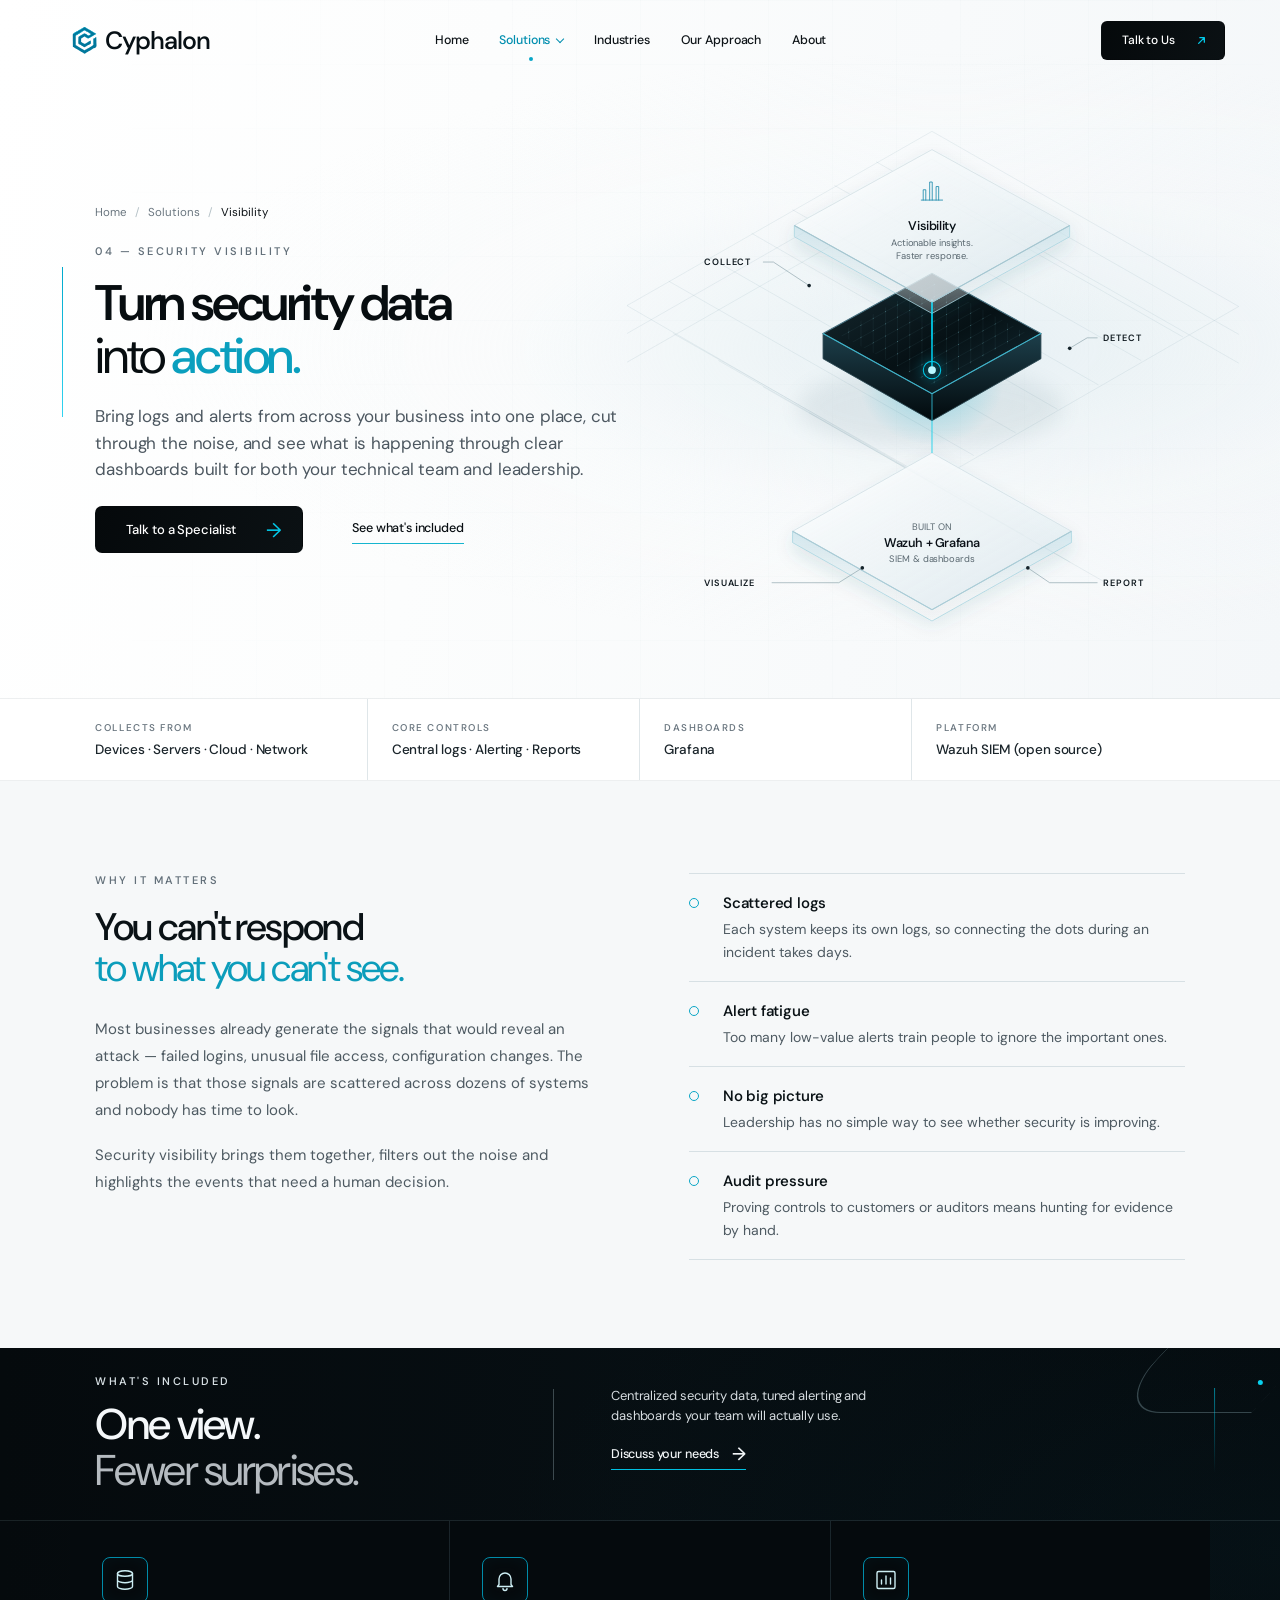
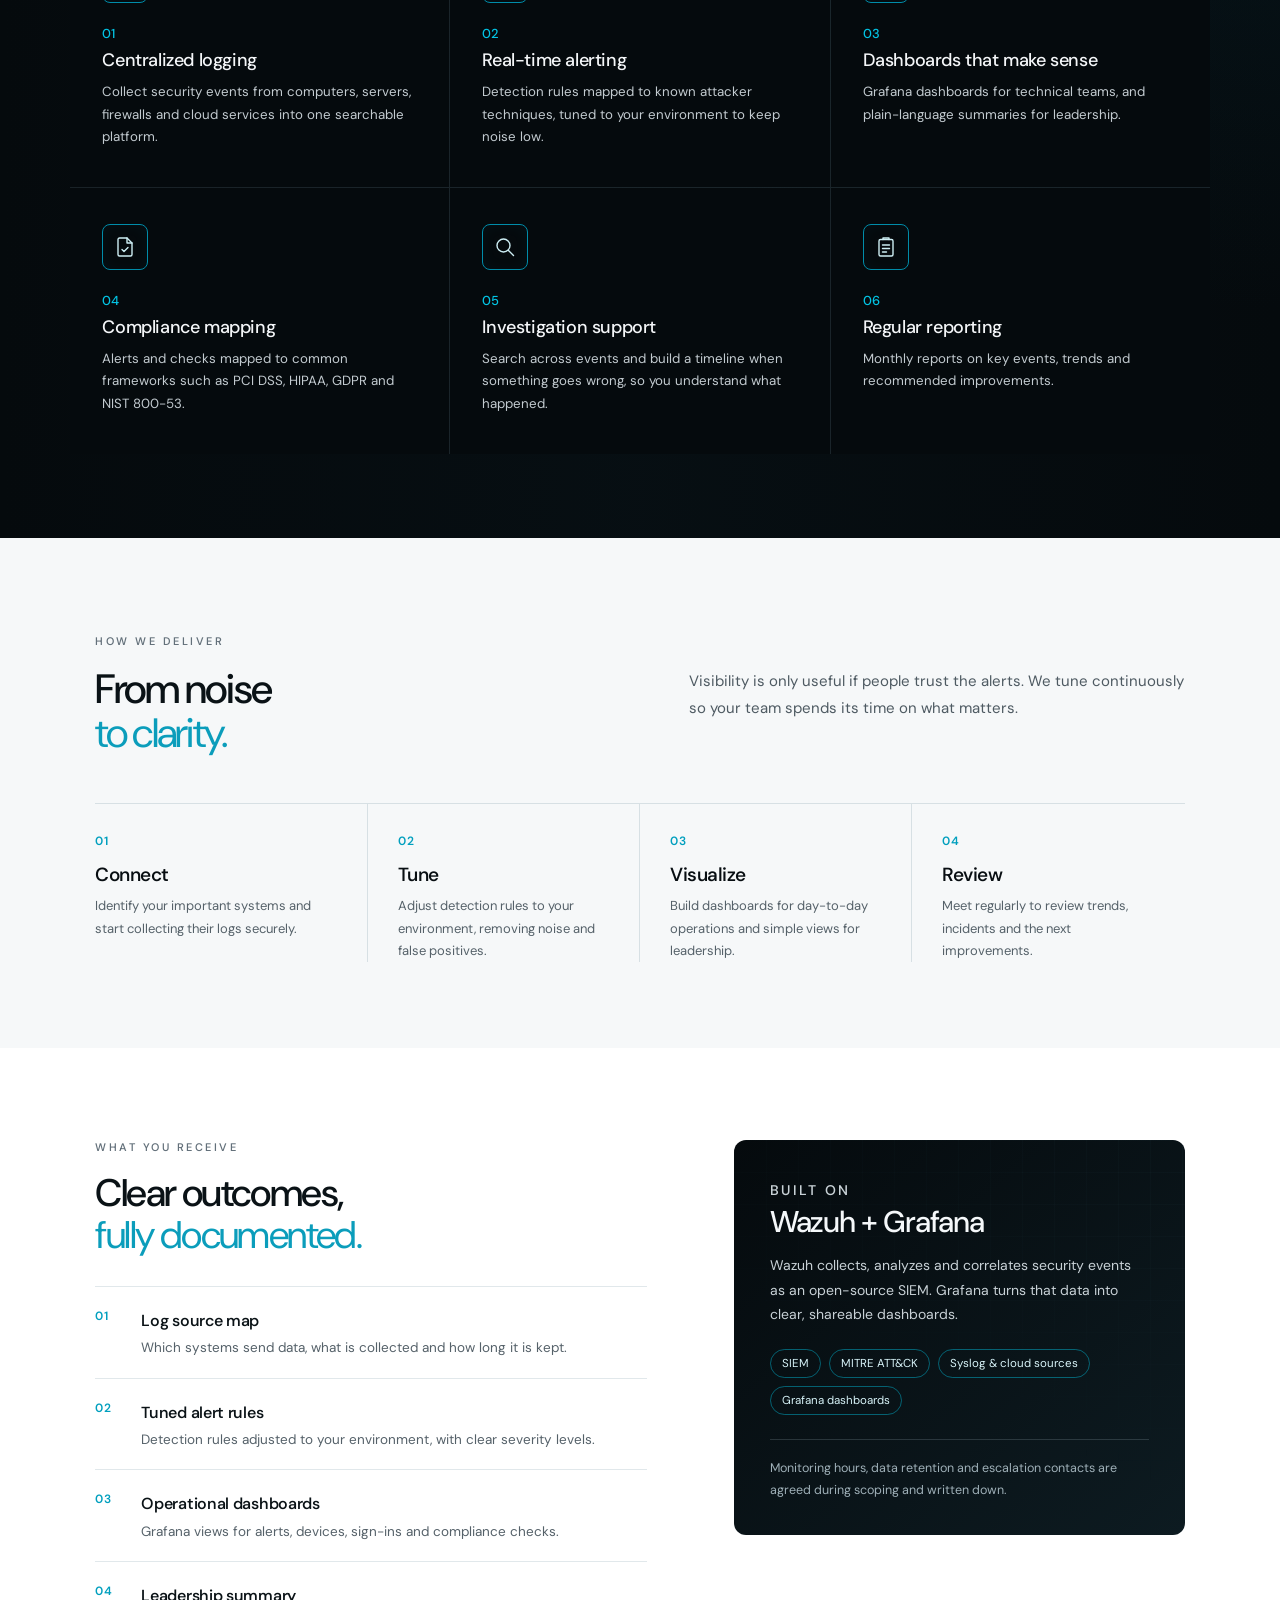
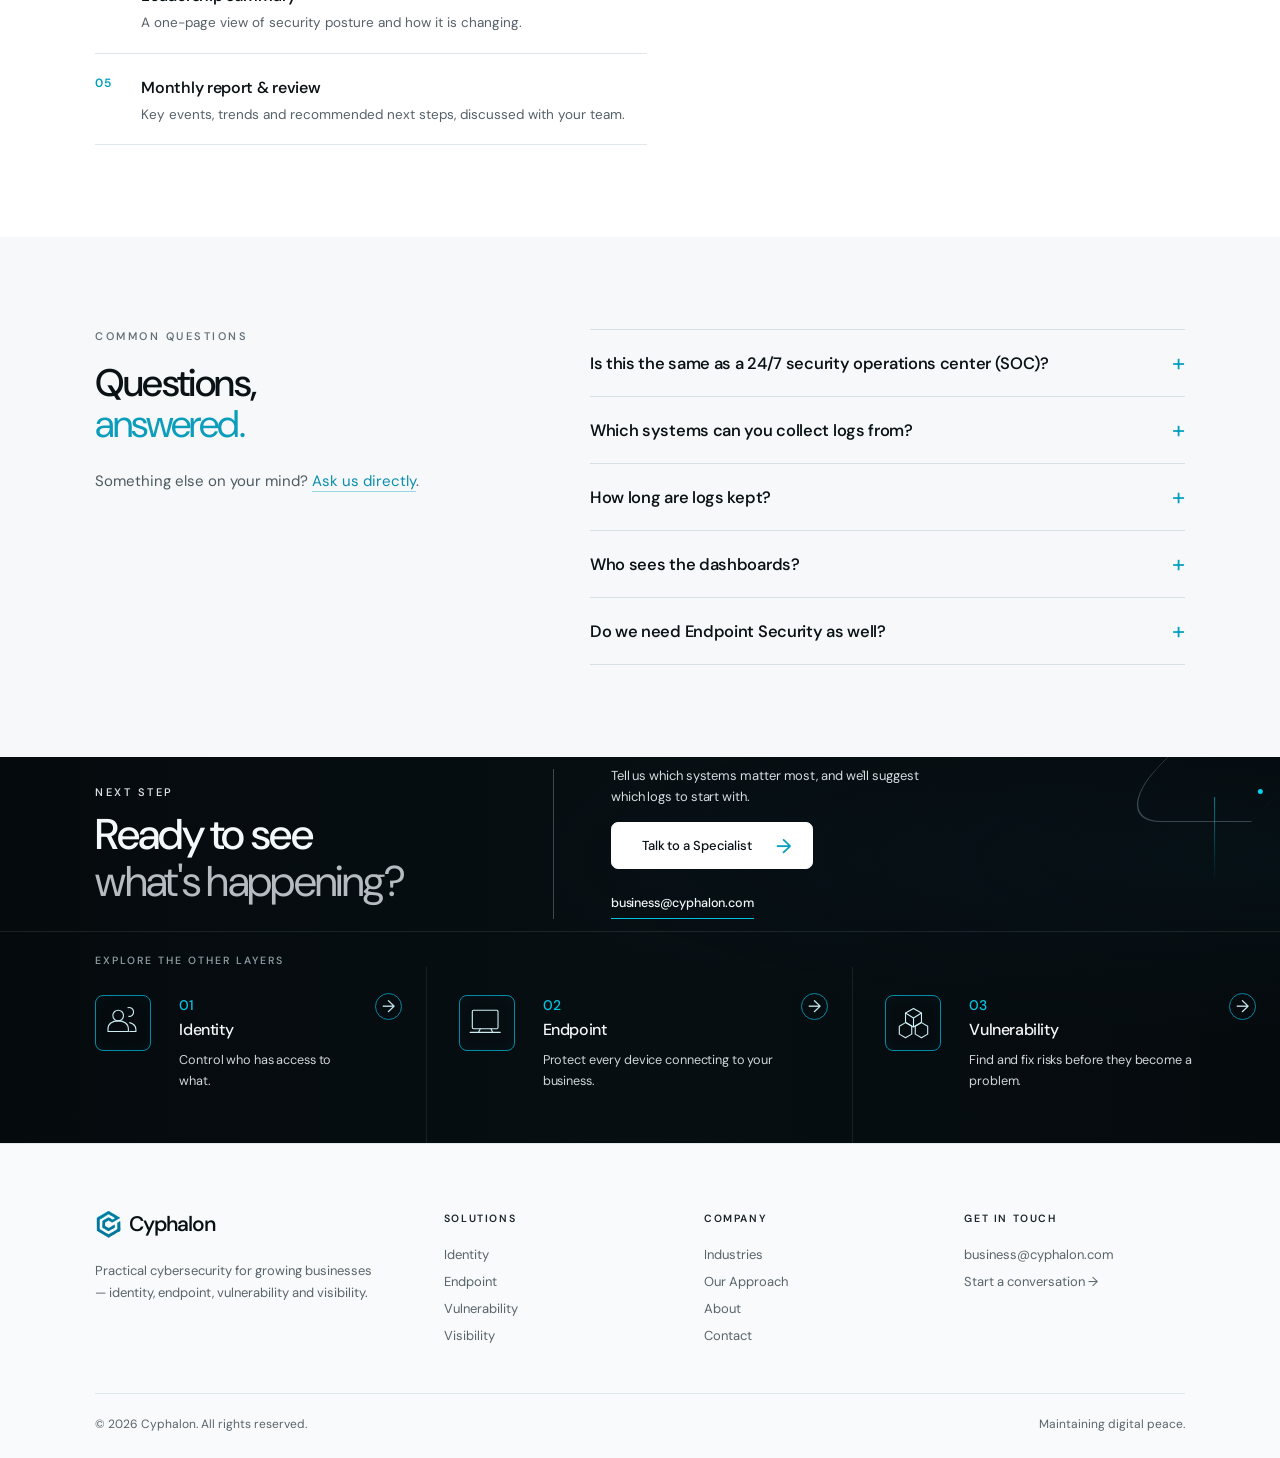
<file: visibility.html>
<!doctype html>
<html lang="en">
<head>
  <meta charset="utf-8">
  <meta name="viewport" content="width=device-width, initial-scale=1">
  <meta name="theme-color" content="#f7f9fa">
  <title>Security Visibility, SIEM & Dashboards | Cyphalon</title>
  <meta name="description" content="Centralized security logging, real-time alerting and clear dashboards that turn security data into action. Security visibility from Cyphalon.">
  <link rel="canonical" href="https://cyphalon.com/visibility">
  <meta property="og:type" content="website">
  <meta property="og:site_name" content="Cyphalon">
  <meta property="og:title" content="Security Visibility, SIEM &amp; Dashboards | Cyphalon">
  <meta property="og:description" content="Centralized security logging, real-time alerting and clear dashboards that turn security data into action. Security visibility from Cyphalon.">
  <meta property="og:url" content="https://cyphalon.com/visibility">
  <link rel="icon" href="assets/favicon.svg" type="image/svg+xml">
  <link rel="preconnect" href="https://fonts.googleapis.com">
  <link rel="preconnect" href="https://fonts.gstatic.com" crossorigin>
  <link href="https://fonts.googleapis.com/css2?family=DM+Sans:wght@400;450;500;550;600;650;700&display=swap" rel="stylesheet">
  <link rel="stylesheet" href="styles.css">
  <!-- Meta Pixel Code -->
  <script>
  !function(f,b,e,v,n,t,s)
  {if(f.fbq)return;n=f.fbq=function(){n.callMethod?
  n.callMethod.apply(n,arguments):n.queue.push(arguments)};
  if(!f._fbq)f._fbq=n;n.push=n;n.loaded=!0;n.version='2.0';
  n.queue=[];t=b.createElement(e);t.async=!0;
  t.src=v;s=b.getElementsByTagName(e)[0];
  s.parentNode.insertBefore(t,s)}(window, document,'script',
  'https://connect.facebook.net/en_US/fbevents.js');
  fbq('init', '1096894659651998');
  fbq('track', 'PageView');
  </script>
  <!-- End Meta Pixel Code -->
</head>
<body>
  <noscript><img height="1" width="1" style="display:none" alt=""
  src="https://www.facebook.com/tr?id=1096894659651998&amp;ev=PageView&amp;noscript=1"
  /></noscript>
  <main>
    <section class="page-hero" aria-label="04 — Security Visibility">
      <div class="ambient-grid" aria-hidden="true"></div>
      <header class="site-header">
        <a class="brand" href="index.html" aria-label="Cyphalon home"><img class="brand-mark" src="assets/favicon.svg" alt="" aria-hidden="true"><span>Cyphalon</span></a>
        <button class="menu-toggle" type="button" aria-label="Open navigation menu" aria-expanded="false" aria-controls="primary-nav">
          <span></span><span></span>
        </button>
        <nav class="primary-nav" id="primary-nav" aria-label="Main navigation">
          <a class="nav-link" href="index.html">Home</a>
          <div class="nav-item has-menu">
            <button class="nav-link nav-trigger active" type="button" aria-expanded="false" aria-controls="solutions-menu">Solutions <span class="caret" aria-hidden="true"></span></button>
            <div class="submenu" id="solutions-menu"><a class="submenu-link" href="identity.html"><span class="submenu-icon"><svg viewBox="0 0 44 44" aria-hidden="true"><g fill="none" stroke="currentColor" stroke-width="1.25" stroke-linecap="round" stroke-linejoin="round"><circle cx="16" cy="13" r="6"/><path d="M4.5 31v-3c0-5.5 4.6-9 11.5-9s11.5 3.5 11.5 9v3H4.5Z"/><path d="M28 14a5 5 0 1 0-1-9.8M29 21c4.5 1.2 7 4 7 8v2H29"/></g></svg></span><span><strong>Identity</strong><small>Control who has access to what.</small></span></a><a class="submenu-link" href="endpoint.html"><span class="submenu-icon"><svg viewBox="0 0 44 44" aria-hidden="true"><g fill="none" stroke="currentColor" stroke-width="1.25" stroke-linecap="round" stroke-linejoin="round"><rect x="6" y="7" width="29" height="21" rx="1.4"/><path d="M3.5 32h34M15 28l-2 4m14-4 2 4"/></g></svg></span><span><strong>Endpoint</strong><small>Protect every device connecting to your business.</small></span></a><a class="submenu-link" href="vulnerability.html"><span class="submenu-icon"><svg viewBox="0 0 44 44" aria-hidden="true"><g fill="none" stroke="currentColor" stroke-width="1.25" stroke-linejoin="round"><path d="m22 5 9 5.2v10.4L22 26l-9-5.4V10.2L22 5Z"/><path d="m13 10.2 9 5.5 9-5.5M22 15.7V26M6 25l7-4 7 4v9l-7 4-7-4v-9ZM24 25l7-4 7 4v9l-7 4-7-4v-9Z"/></g></svg></span><span><strong>Vulnerability</strong><small>Find and fix risks before they become a problem.</small></span></a><a class="submenu-link current" href="visibility.html" aria-current="page"><span class="submenu-icon"><svg viewBox="0 0 44 44" aria-hidden="true"><g fill="none" stroke="currentColor" stroke-width="1.25" stroke-linecap="round"><path d="M8 35V19h4v16M18 35V7h4v28M28 35V14h4v21M38 35H5"/></g></svg></span><span><strong>Visibility</strong><small>Turn security data into actionable insights.</small></span></a></div>
          </div>
          <a class="nav-link" href="industries.html">Industries</a>
          <a class="nav-link" href="index.html#approach">Our Approach</a>
          <a class="nav-link" href="index.html#about">About</a>
        </nav>
        <a class="button button-dark header-cta" href="contact.html">
          <span>Talk to Us</span><span class="arrow" aria-hidden="true"><svg viewBox="0 0 16 16" width="13" height="13"><path d="M4.5 11.5l7-7M6 4.5h5.5V10" fill="none" stroke="currentColor" stroke-width="1.6" stroke-linecap="round" stroke-linejoin="round"/></svg></span>
        </a>
      </header>
      <div class="page-hero-body">
        <div class="page-hero-copy">
          <nav aria-label="Breadcrumb"><ol class="breadcrumb"><li><a href="index.html">Home</a></li><li><a href="index.html#solutions">Solutions</a></li><li><span aria-current="page">Visibility</span></li></ol></nav>
          <p class="eyebrow">04 — Security Visibility</p>
          <h1 class="page-title">Turn security data<br><span class="headline-light">into <span class="accent-text">action.</span></span></h1>
          <p class="page-lede">Bring logs and alerts from across your business into one place, cut through the noise, and see what is happening through clear dashboards built for both your technical team and leadership.</p>
          <div class="hero-actions"><a class="button button-dark hero-cta" href="contact.html?service=visibility"><span>Talk to a Specialist</span><span class="arrow" aria-hidden="true">→</span></a><a class="text-link" href="#cap-heading">See what's included</a></div>
        </div>
        <div class="page-visual">
          <svg viewBox="110 0 570 595" role="img" aria-labelledby="pv-title">
            <title id="pv-title">Visibility: Actionable insights. Faster response.</title>
            <defs>
              <linearGradient id="glassTop" x1="0" y1="0" x2="1" y2="1"><stop offset="0" stop-color="#ffffff" stop-opacity=".96"/><stop offset=".55" stop-color="#eef5f8" stop-opacity=".82"/><stop offset="1" stop-color="#dbe9ee" stop-opacity=".77"/></linearGradient>
              <linearGradient id="glassSide" x1="0" y1="0" x2="0" y2="1"><stop offset="0" stop-color="#c6e2eb" stop-opacity=".7"/><stop offset="1" stop-color="#ffffff" stop-opacity=".18"/></linearGradient>
              <linearGradient id="darkTop" x1="0" y1="0" x2="1" y2="1"><stop offset="0" stop-color="#172a31"/><stop offset=".55" stop-color="#061115"/><stop offset="1" stop-color="#152d36"/></linearGradient>
              <linearGradient id="darkSide" x1="0" y1="0" x2="0" y2="1"><stop offset="0" stop-color="#1d3f4b"/><stop offset="1" stop-color="#02090c"/></linearGradient>
              <linearGradient id="cyanLine" x1="0" y1="0" x2="0" y2="1"><stop offset="0" stop-color="#43d9f1" stop-opacity=".2"/><stop offset=".5" stop-color="#00c7e9"/><stop offset="1" stop-color="#3bd3f0" stop-opacity=".15"/></linearGradient>
              <radialGradient id="coreGlow"><stop offset="0" stop-color="#08c5e6" stop-opacity=".65"/><stop offset=".45" stop-color="#0ab4d2" stop-opacity=".2"/><stop offset="1" stop-color="#0ab4d2" stop-opacity="0"/></radialGradient>
              <pattern id="microGrid" width="14" height="14" patternUnits="userSpaceOnUse" patternTransform="skewY(-29)"><path d="M14 0H0V14" fill="none" stroke="#83c5d6" stroke-opacity=".24" stroke-width=".55"/><circle cx="0" cy="0" r="1" fill="#90ddeb" fill-opacity=".55"/></pattern>
              <filter id="softShadow" x="-30%" y="-30%" width="160%" height="180%"><feGaussianBlur stdDeviation="11"/></filter>
              <filter id="cyanBlur" x="-120%" y="-120%" width="340%" height="340%"><feGaussianBlur stdDeviation="7"/></filter>
              <filter id="plateShadow" x="-30%" y="-30%" width="160%" height="180%"><feDropShadow dx="0" dy="10" stdDeviation="10" flood-color="#345765" flood-opacity=".15"/></filter>
            </defs>
            <g fill="none" stroke="#8da8b4" stroke-width=".8" stroke-opacity=".24">
              <path d="M40 213 390 13 742 214 391 416Z"/><path d="M40 245 390 45 742 246"/><path d="M40 278 390 78 742 279"/>
              <path d="M88 185 438 385M135 158 486 359M183 130 534 332M230 103 581 304M278 75 630 276M326 48 678 249"/>
              <path d="M93 245 445 445M145 276 495 476M196 306 548 507M249 336 600 537"/>
            </g>
            <ellipse cx="388" cy="330" rx="153" ry="47" fill="#587986" opacity=".11" filter="url(#softShadow)"/>
            <ellipse cx="389" cy="300" rx="83" ry="73" fill="url(#coreGlow)"/>
            <path d="M390 140V355" stroke="#00c6e7" stroke-width="9" opacity=".25" filter="url(#cyanBlur)"/>
            <path d="M390 140V355" stroke="url(#cyanLine)" stroke-width="1.8"/>
            <g class="core-platform">
              <polygon points="265,245 390,314 515,245 515,274 390,345 265,274" fill="url(#darkSide)" stroke="#294650" stroke-width="1"/>
              <polygon points="265,245 390,176 515,245 390,314" fill="url(#darkTop)" stroke="#477180" stroke-width="1.2"/>
              <polygon points="282,245 390,186 498,245 390,304" fill="url(#microGrid)" opacity=".95"/>
              <path d="M265 245 390 314 515 245M390 314V345" fill="none" stroke="#3ad5ef" stroke-opacity=".72" stroke-width="1.2"/>
              <path d="M390 206V287" stroke="#00d6f6" stroke-width="2" opacity=".85"/>
              <circle cx="390" cy="287" r="14" fill="#00cbea" opacity=".2" filter="url(#cyanBlur)"/>
              <circle cx="390" cy="287" r="4.5" fill="#b8f7ff"/>
              <circle cx="390" cy="287" r="10" fill="none" stroke="#00cbea" stroke-width="1.2"/>
            </g>
            <g class="glass-card" filter="url(#plateShadow)">
              <polygon points="390,34 548,121 390,209 232,121" fill="url(#glassTop)" stroke="#d9e4e8" stroke-width="1.1"/>
              <polygon points="232,121 390,209 548,121 548,134 390,222 232,134" fill="url(#glassSide)" stroke="#a8d5e1" stroke-width=".9"/>
              <path d="M232 121 390 209 548 121" fill="none" stroke="#a6c5cf" stroke-width="1.2"/>
              <path d="M390 209V252" fill="none" stroke="#00cce9" stroke-opacity=".75" stroke-width="1.4"/>
              <g transform="translate(374 66) scale(.74)" color="#1788aa"><g fill="none" stroke="currentColor" stroke-width="1.25" stroke-linecap="round"><path d="M8 35V19h4v16M18 35V7h4v28M28 35V14h4v21M38 35H5"/></g></g>
              <text x="390" y="126" text-anchor="middle" class="label-title">Visibility</text>
              <text x="390" y="145" text-anchor="middle" class="label-body">Actionable insights.</text>
              <text x="390" y="159" text-anchor="middle" class="label-body">Faster response.</text>
            </g>
            <g filter="url(#plateShadow)">
              <polygon points="390,382 550,472 390,562 230,472" fill="url(#glassTop)" stroke="#d7e3e8" stroke-width="1.1"/>
              <polygon points="230,472 390,562 550,472 550,485 390,575 230,485" fill="url(#glassSide)" stroke="#a8d5e1" stroke-width=".9"/>
              <path d="M230 472 390 562 550 472" fill="none" stroke="#abcbd5" stroke-width="1.2"/>
              <path d="M390 345V382" stroke="#00cce9" stroke-opacity=".65" stroke-width="1.4"/>
              <text x="390" y="470" text-anchor="middle" class="label-body" letter-spacing="1.4">BUILT ON</text>
              <text x="390" y="490" text-anchor="middle" class="label-title">Wazuh + Grafana</text>
              <text x="390" y="507" text-anchor="middle" class="label-body">SIEM &amp; dashboards</text>
            </g>
            <g fill="#101a20" font-family="DM Sans, Arial, sans-serif" font-size="10.5" font-weight="600" letter-spacing="1.1">
              <text x="128" y="166">COLLECT</text><path d="M196 163h12l41 27" fill="none" stroke="#849ca5" stroke-width=".7"/><circle cx="249" cy="190" r="2.1" fill="#14232a"/>
              <text x="586" y="254" text-anchor="start">DETECT</text><path d="M580 250h-12l-20 12" fill="none" stroke="#849ca5" stroke-width=".7"/><circle cx="548" cy="262" r="2.1" fill="#14232a"/>
              <text x="128" y="535">VISUALIZE</text><path d="M206 531h77l27-17" fill="none" stroke="#849ca5" stroke-width=".7"/><circle cx="310" cy="514" r="2.1" fill="#14232a"/>
              <text x="586" y="535">REPORT</text><path d="M580 531h-55l-25-17" fill="none" stroke="#849ca5" stroke-width=".7"/><circle cx="500" cy="514" r="2.1" fill="#14232a"/>
            </g>
          </svg>
        </div>
      </div>
    </section>
    <dl class="glance"><div><dt>Collects from</dt><dd>Devices · Servers · Cloud · Network</dd></div><div><dt>Core controls</dt><dd>Central logs · Alerting · Reports</dd></div><div><dt>Dashboards</dt><dd>Grafana</dd></div><div><dt>Platform</dt><dd>Wazuh SIEM (open source)</dd></div></dl>
    <section class="why-section" aria-labelledby="why-heading">
      <div>
        <p class="eyebrow">Why it matters</p>
        <h2 class="section-h2" id="why-heading">You can't respond<br><span>to what you can't see.</span></h2>
        <div class="prose"><p>Most businesses already generate the signals that would reveal an attack — failed logins, unusual file access, configuration changes. The problem is that those signals are scattered across dozens of systems and nobody has time to look.</p><p>Security visibility brings them together, filters out the noise and highlights the events that need a human decision.</p></div>
      </div>
      <ul class="risk-list"><li><span><strong>Scattered logs</strong>Each system keeps its own logs, so connecting the dots during an incident takes days.</span></li><li><span><strong>Alert fatigue</strong>Too many low-value alerts train people to ignore the important ones.</span></li><li><span><strong>No big picture</strong>Leadership has no simple way to see whether security is improving.</span></li><li><span><strong>Audit pressure</strong>Proving controls to customers or auditors means hunting for evidence by hand.</span></li></ul>
    </section>
    <section class="solutions-section capability-section" aria-labelledby="cap-heading">
      <div class="section-top">
        <div class="section-title-wrap">
          <p class="eyebrow eyebrow-light">What's included</p>
          <h2 id="cap-heading">One view.<br><span>Fewer surprises.</span></h2>
        </div>
        <div class="section-intro">
          <p>Centralized security data, tuned alerting and dashboards your team will actually use.</p>
          <a class="text-link text-link-light" href="contact.html?service=visibility">Discuss your needs <span aria-hidden="true">→</span></a>
        </div>
        <span class="section-corner" aria-hidden="true"><span></span></span>
      </div>
      <div class="capability-grid"><article class="capability-card"><span class="cap-icon"><svg viewBox="0 0 24 24" aria-hidden="true"><g fill="none" stroke="currentColor" stroke-width="1.4" stroke-linecap="round" stroke-linejoin="round"><ellipse cx="12" cy="5.5" rx="7.5" ry="2.8"/><path d="M4.5 5.5v13c0 1.5 3.4 2.8 7.5 2.8s7.5-1.3 7.5-2.8v-13M4.5 12c0 1.5 3.4 2.8 7.5 2.8s7.5-1.3 7.5-2.8"/></g></svg></span><span class="cap-number">01</span><h3>Centralized logging</h3><p>Collect security events from computers, servers, firewalls and cloud services into one searchable platform.</p></article><article class="capability-card"><span class="cap-icon"><svg viewBox="0 0 24 24" aria-hidden="true"><g fill="none" stroke="currentColor" stroke-width="1.4" stroke-linecap="round" stroke-linejoin="round"><path d="M6 16.5V11a6 6 0 0 1 12 0v5.5l1.5 2H4.5l1.5-2z"/><path d="M10 20.5a2 2 0 0 0 4 0"/></g></svg></span><span class="cap-number">02</span><h3>Real-time alerting</h3><p>Detection rules mapped to known attacker techniques, tuned to your environment to keep noise low.</p></article><article class="capability-card"><span class="cap-icon"><svg viewBox="0 0 24 24" aria-hidden="true"><g fill="none" stroke="currentColor" stroke-width="1.4" stroke-linecap="round" stroke-linejoin="round"><rect x="3" y="3.5" width="18" height="17" rx="1.5"/><path d="M7.5 16v-4M12 16V8M16.5 16v-6"/></g></svg></span><span class="cap-number">03</span><h3>Dashboards that make sense</h3><p>Grafana dashboards for technical teams, and plain-language summaries for leadership.</p></article><article class="capability-card"><span class="cap-icon"><svg viewBox="0 0 24 24" aria-hidden="true"><g fill="none" stroke="currentColor" stroke-width="1.4" stroke-linecap="round" stroke-linejoin="round"><path d="M14 3H6.5A1.5 1.5 0 0 0 5 4.5v15A1.5 1.5 0 0 0 6.5 21h11a1.5 1.5 0 0 0 1.5-1.5V8l-5-5z"/><path d="M14 3v5h5M9 14.5l2 2 4-4"/></g></svg></span><span class="cap-number">04</span><h3>Compliance mapping</h3><p>Alerts and checks mapped to common frameworks such as PCI DSS, HIPAA, GDPR and NIST 800-53.</p></article><article class="capability-card"><span class="cap-icon"><svg viewBox="0 0 24 24" aria-hidden="true"><g fill="none" stroke="currentColor" stroke-width="1.4" stroke-linecap="round" stroke-linejoin="round"><circle cx="10.5" cy="10.5" r="6.5"/><path d="m15.5 15.5 5 5"/></g></svg></span><span class="cap-number">05</span><h3>Investigation support</h3><p>Search across events and build a timeline when something goes wrong, so you understand what happened.</p></article><article class="capability-card"><span class="cap-icon"><svg viewBox="0 0 24 24" aria-hidden="true"><g fill="none" stroke="currentColor" stroke-width="1.4" stroke-linecap="round" stroke-linejoin="round"><rect x="5" y="4.5" width="14" height="16.5" rx="1.5"/><path d="M9 4.5V3h6v1.5M8.5 10h7M8.5 13.5h7M8.5 17h4"/></g></svg></span><span class="cap-number">06</span><h3>Regular reporting</h3><p>Monthly reports on key events, trends and recommended improvements.</p></article></div>
    </section>
    <section class="approach-section" aria-labelledby="process-heading">
      <div class="approach-heading">
        <p class="eyebrow">How we deliver</p>
        <h2 id="process-heading">From noise<br><span>to clarity.</span></h2>
      </div>
      <div class="approach-copy"><p>Visibility is only useful if people trust the alerts. We tune continuously so your team spends its time on what matters.</p></div>
      <div class="approach-steps steps-4"><article><span>01</span><h3>Connect</h3><p>Identify your important systems and start collecting their logs securely.</p></article><article><span>02</span><h3>Tune</h3><p>Adjust detection rules to your environment, removing noise and false positives.</p></article><article><span>03</span><h3>Visualize</h3><p>Build dashboards for day-to-day operations and simple views for leadership.</p></article><article><span>04</span><h3>Review</h3><p>Meet regularly to review trends, incidents and the next improvements.</p></article></div>
    </section>
    <section class="deliver-section" aria-labelledby="deliver-heading">
      <div>
        <p class="eyebrow">What you receive</p>
        <h2 class="section-h2" id="deliver-heading">Clear outcomes,<br><span>fully documented.</span></h2>
        <ol class="deliver-list"><li><span><strong>Log source map</strong><span>Which systems send data, what is collected and how long it is kept.</span></span></li><li><span><strong>Tuned alert rules</strong><span>Detection rules adjusted to your environment, with clear severity levels.</span></span></li><li><span><strong>Operational dashboards</strong><span>Grafana views for alerts, devices, sign-ins and compliance checks.</span></span></li><li><span><strong>Leadership summary</strong><span>A one-page view of security posture and how it is changing.</span></span></li><li><span><strong>Monthly report &amp; review</strong><span>Key events, trends and recommended next steps, discussed with your team.</span></span></li></ol>
      </div>
      <aside class="tech-card" aria-label="Built on">
        <p class="eyebrow eyebrow-light">Built on</p>
        <h3>Wazuh + Grafana</h3>
        <p>Wazuh collects, analyzes and correlates security events as an open-source SIEM. Grafana turns that data into clear, shareable dashboards.</p>
        <ul class="tags"><li>SIEM</li><li>MITRE ATT&amp;CK</li><li>Syslog &amp; cloud sources</li><li>Grafana dashboards</li></ul>
        <p class="tech-note">Monitoring hours, data retention and escalation contacts are agreed during scoping and written down.</p>
      </aside>
    </section>
    <section class="faq-section" aria-labelledby="faq-heading">
      <div>
        <p class="eyebrow">Common questions</p>
        <h2 class="section-h2" id="faq-heading">Questions,<br><span>answered.</span></h2>
        <div class="prose"><p>Something else on your mind? <a class="inline-link" href="contact.html?service=visibility">Ask us directly</a>.</p></div>
      </div>
      <div class="faq-list"><details><summary>Is this the same as a 24/7 security operations center (SOC)?</summary><p>Not necessarily. Visibility gives you the platform, dashboards and alerting that a SOC relies on. Monitoring hours and who responds to alerts are agreed during scoping, so expectations are clear from day one.</p></details><details><summary>Which systems can you collect logs from?</summary><p>Computers and servers through our <a class="inline-link" href="endpoint.html">Endpoint</a> agents, plus firewalls, network devices and many cloud services through standard log forwarding or built-in integrations.</p></details><details><summary>How long are logs kept?</summary><p>Retention is agreed with you based on your needs, any regulatory requirements and storage cost. We document the retention period for each source.</p></details><details><summary>Who sees the dashboards?</summary><p>You do. We set up role-based access so technical staff see detailed views and leadership sees a simple summary.</p></details><details><summary>Do we need Endpoint Security as well?</summary><p>They work best together, because endpoint agents are one of the richest sources of security data. But visibility can also start with the logs your existing systems already produce.</p></details></div>
    </section>
    <section class="solutions-section" aria-labelledby="cta-heading">
      <div class="section-top">
        <div class="section-title-wrap">
          <p class="eyebrow eyebrow-light">Next step</p>
          <h2 id="cta-heading">Ready to see<br><span>what's happening?</span></h2>
        </div>
        <div class="section-intro">
          <p>Tell us which systems matter most, and we'll suggest which logs to start with.</p>
          <div class="cta-actions">
            <a class="button button-light" href="contact.html?service=visibility"><span>Talk to a Specialist</span><span class="arrow" aria-hidden="true">→</span></a>
            <a class="text-link text-link-light" href="mailto:business@cyphalon.com">business@cyphalon.com</a>
          </div>
        </div>
        <span class="section-corner" aria-hidden="true"><span></span></span>
      </div>
      <p class="related-label">Explore the other layers</p>
      <div class="solution-grid grid-3"><a class="solution-card" href="identity.html"><span class="solution-icon"><svg viewBox="0 0 44 44" aria-hidden="true"><g fill="none" stroke="currentColor" stroke-width="1.25" stroke-linecap="round" stroke-linejoin="round"><circle cx="16" cy="13" r="6"/><path d="M4.5 31v-3c0-5.5 4.6-9 11.5-9s11.5 3.5 11.5 9v3H4.5Z"/><path d="M28 14a5 5 0 1 0-1-9.8M29 21c4.5 1.2 7 4 7 8v2H29"/></g></svg></span><span class="solution-number">01</span><span class="solution-title">Identity</span><span class="solution-description">Control who has access<br class="desktop-only"> to what.</span><span class="round-arrow" aria-hidden="true">→</span></a><a class="solution-card" href="endpoint.html"><span class="solution-icon"><svg viewBox="0 0 44 44" aria-hidden="true"><g fill="none" stroke="currentColor" stroke-width="1.25" stroke-linecap="round" stroke-linejoin="round"><rect x="6" y="7" width="29" height="21" rx="1.4"/><path d="M3.5 32h34M15 28l-2 4m14-4 2 4"/></g></svg></span><span class="solution-number">02</span><span class="solution-title">Endpoint</span><span class="solution-description">Protect every device<br class="desktop-only"> connecting to your business.</span><span class="round-arrow" aria-hidden="true">→</span></a><a class="solution-card" href="vulnerability.html"><span class="solution-icon"><svg viewBox="0 0 44 44" aria-hidden="true"><g fill="none" stroke="currentColor" stroke-width="1.25" stroke-linejoin="round"><path d="m22 5 9 5.2v10.4L22 26l-9-5.4V10.2L22 5Z"/><path d="m13 10.2 9 5.5 9-5.5M22 15.7V26M6 25l7-4 7 4v9l-7 4-7-4v-9ZM24 25l7-4 7 4v9l-7 4-7-4v-9Z"/></g></svg></span><span class="solution-number">03</span><span class="solution-title">Vulnerability</span><span class="solution-description">Find and fix risks<br class="desktop-only"> before they become a problem.</span><span class="round-arrow" aria-hidden="true">→</span></a></div>
    </section>
    <footer class="site-footer">
      <div class="footer-top">
        <div class="footer-brand">
          <a class="brand brand-footer" href="index.html" aria-label="Cyphalon home"><img class="brand-mark" src="assets/favicon.svg" alt="" aria-hidden="true"><span>Cyphalon</span></a>
          <p>Practical cybersecurity for growing businesses — identity, endpoint, vulnerability and visibility.</p>
        </div>
        <nav class="footer-col" aria-label="Solutions"><h3>Solutions</h3><a href="identity.html">Identity</a><a href="endpoint.html">Endpoint</a><a href="vulnerability.html">Vulnerability</a><a href="visibility.html">Visibility</a></nav>
        <nav class="footer-col" aria-label="Company"><h3>Company</h3><a href="industries.html">Industries</a><a href="index.html#approach">Our Approach</a><a href="index.html#about">About</a><a href="contact.html">Contact</a></nav>
        <div class="footer-col"><h3>Get in touch</h3><a href="mailto:business@cyphalon.com">business@cyphalon.com</a><a href="contact.html">Start a conversation →</a></div>
      </div>
      <div class="footer-bottom">
        <span class="copyright">© <span id="year">2026</span> Cyphalon. All rights reserved.</span>
        <span>Maintaining digital peace.</span>
      </div>
    </footer>
  </main>
  <script src="script.js"></script>
</body>
</html>
</file>
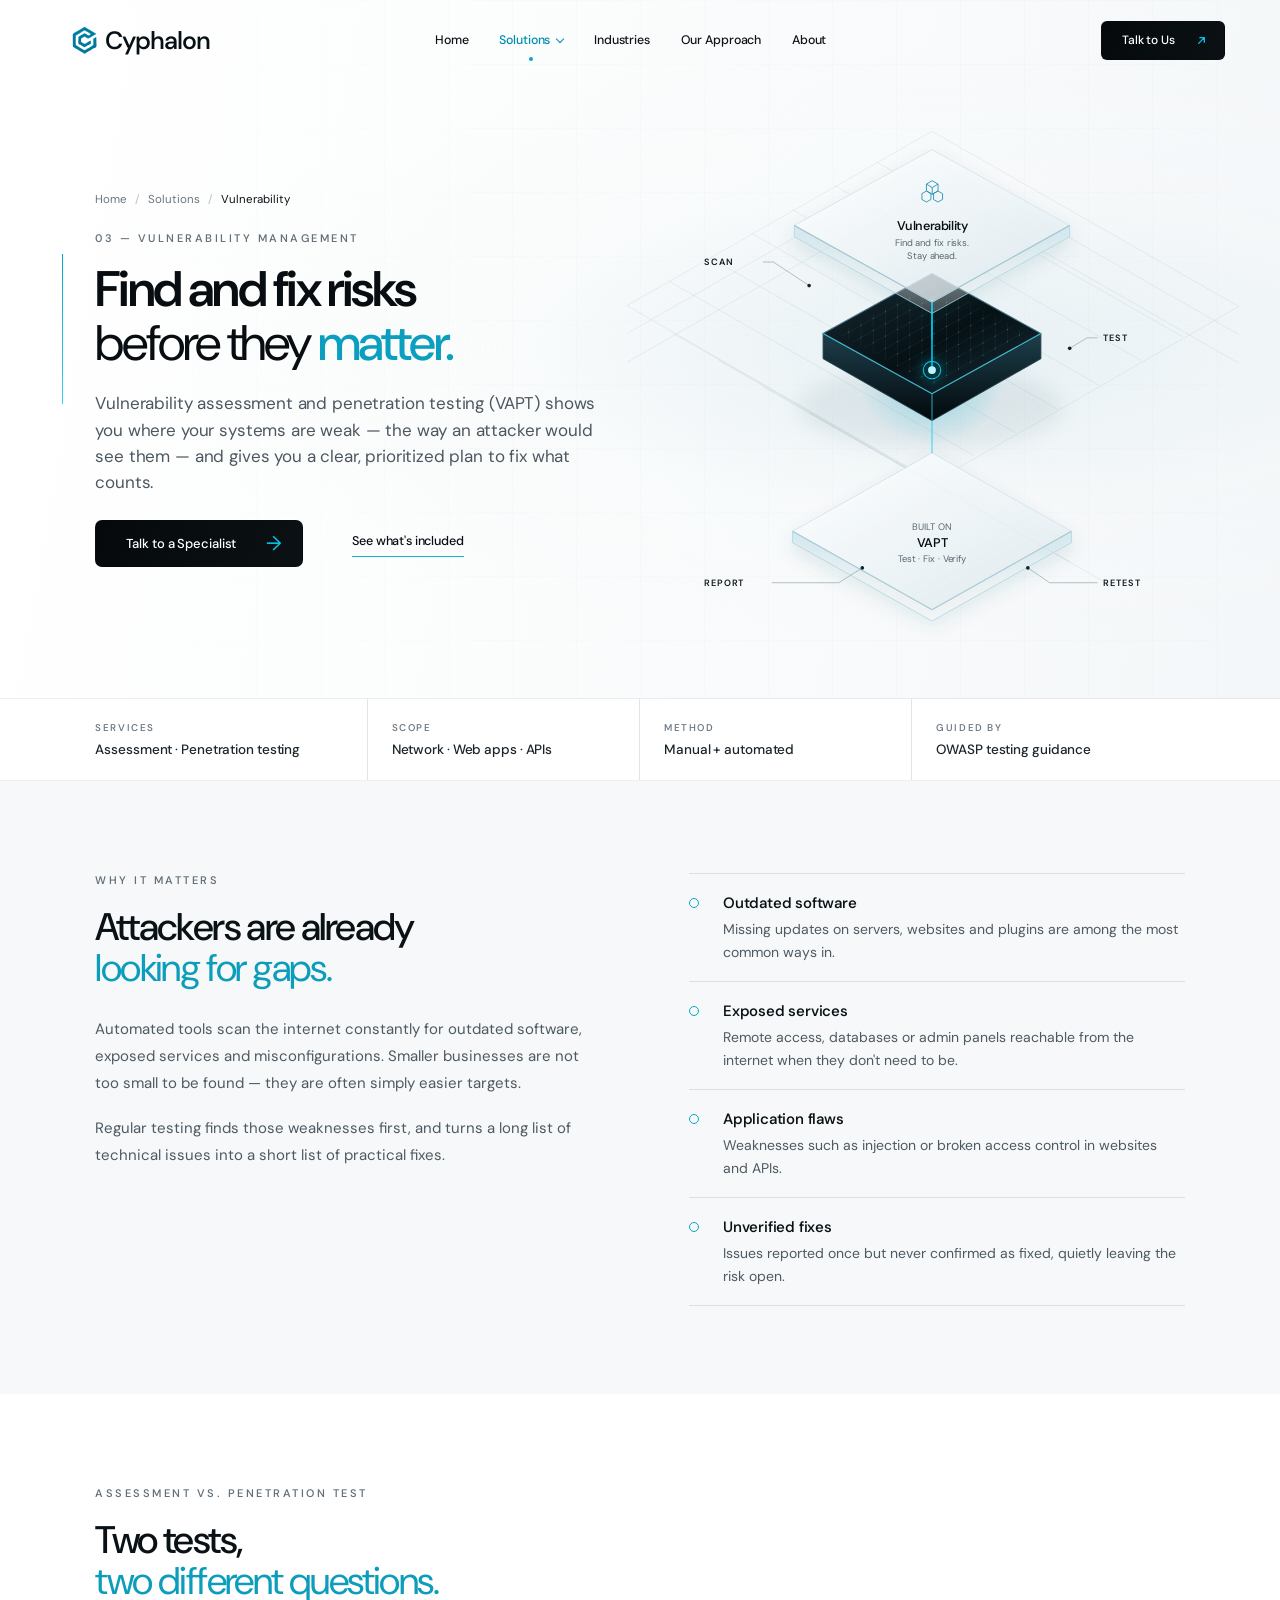
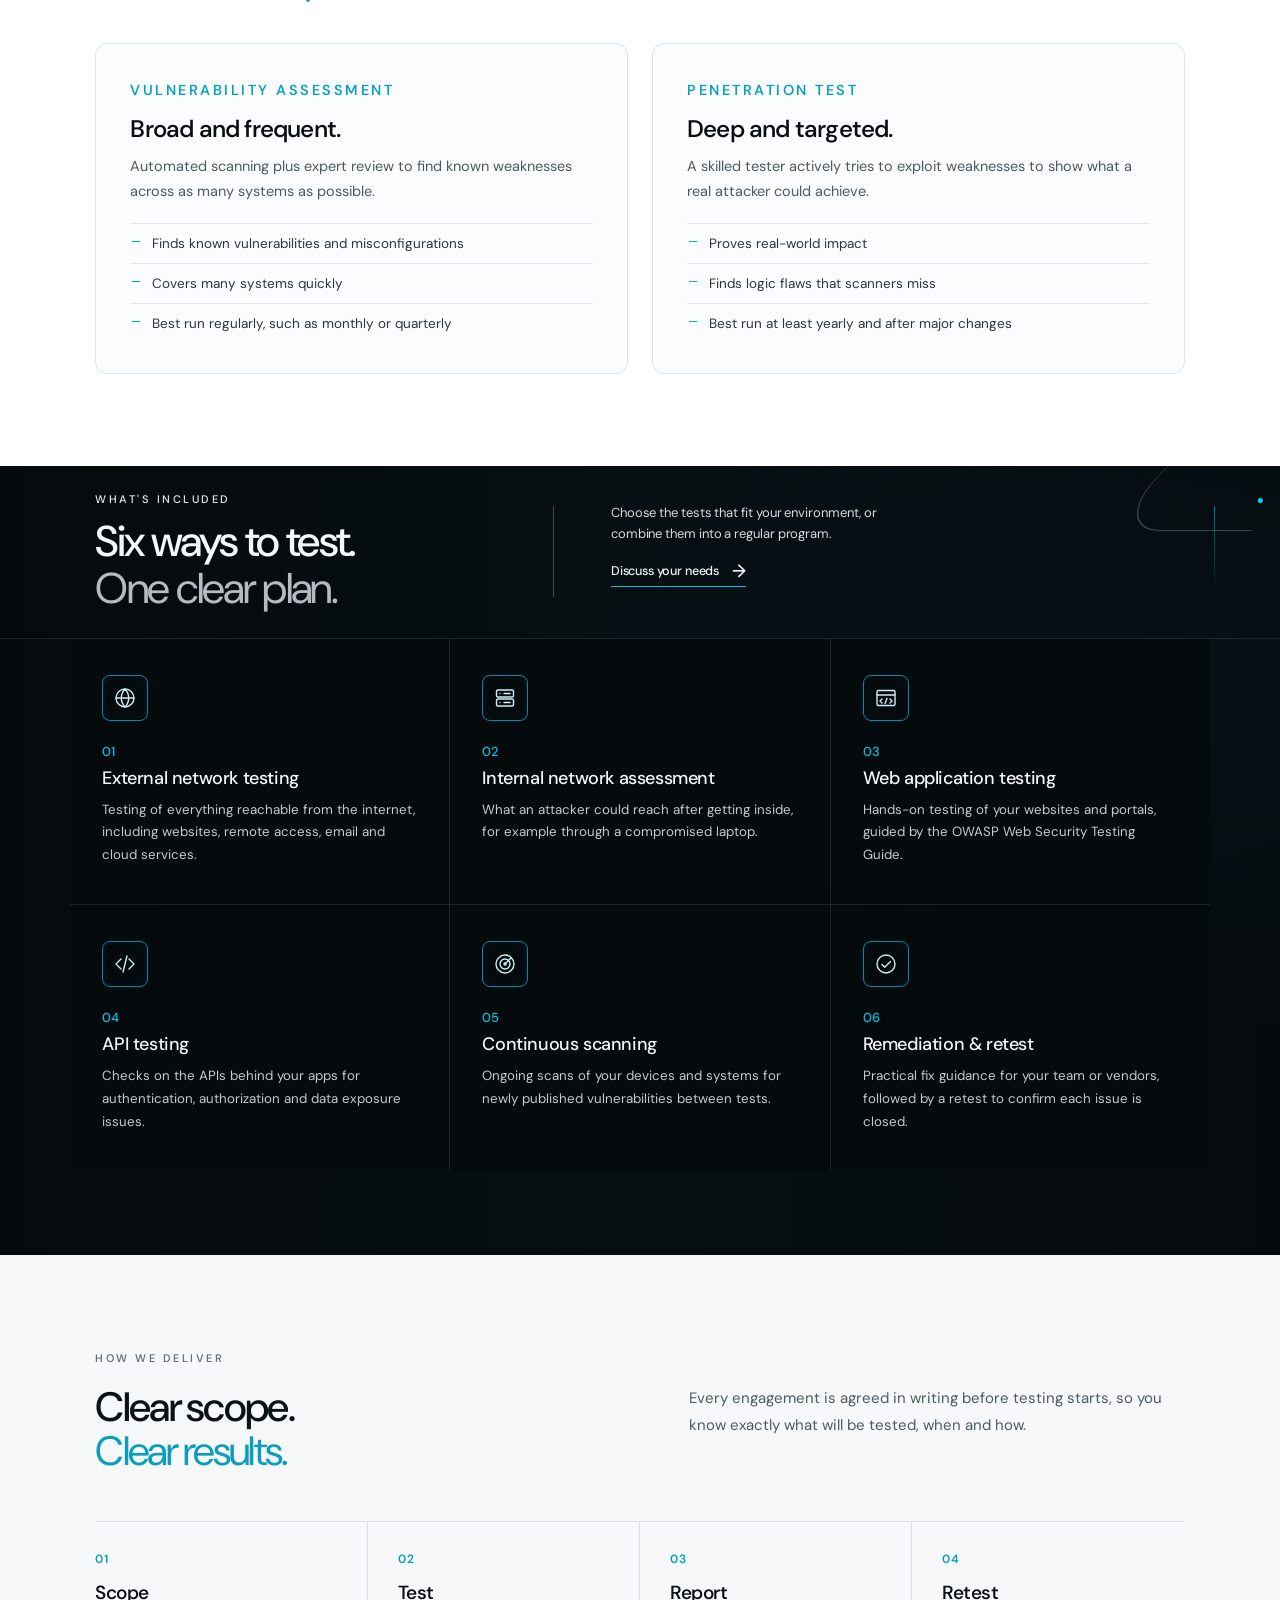
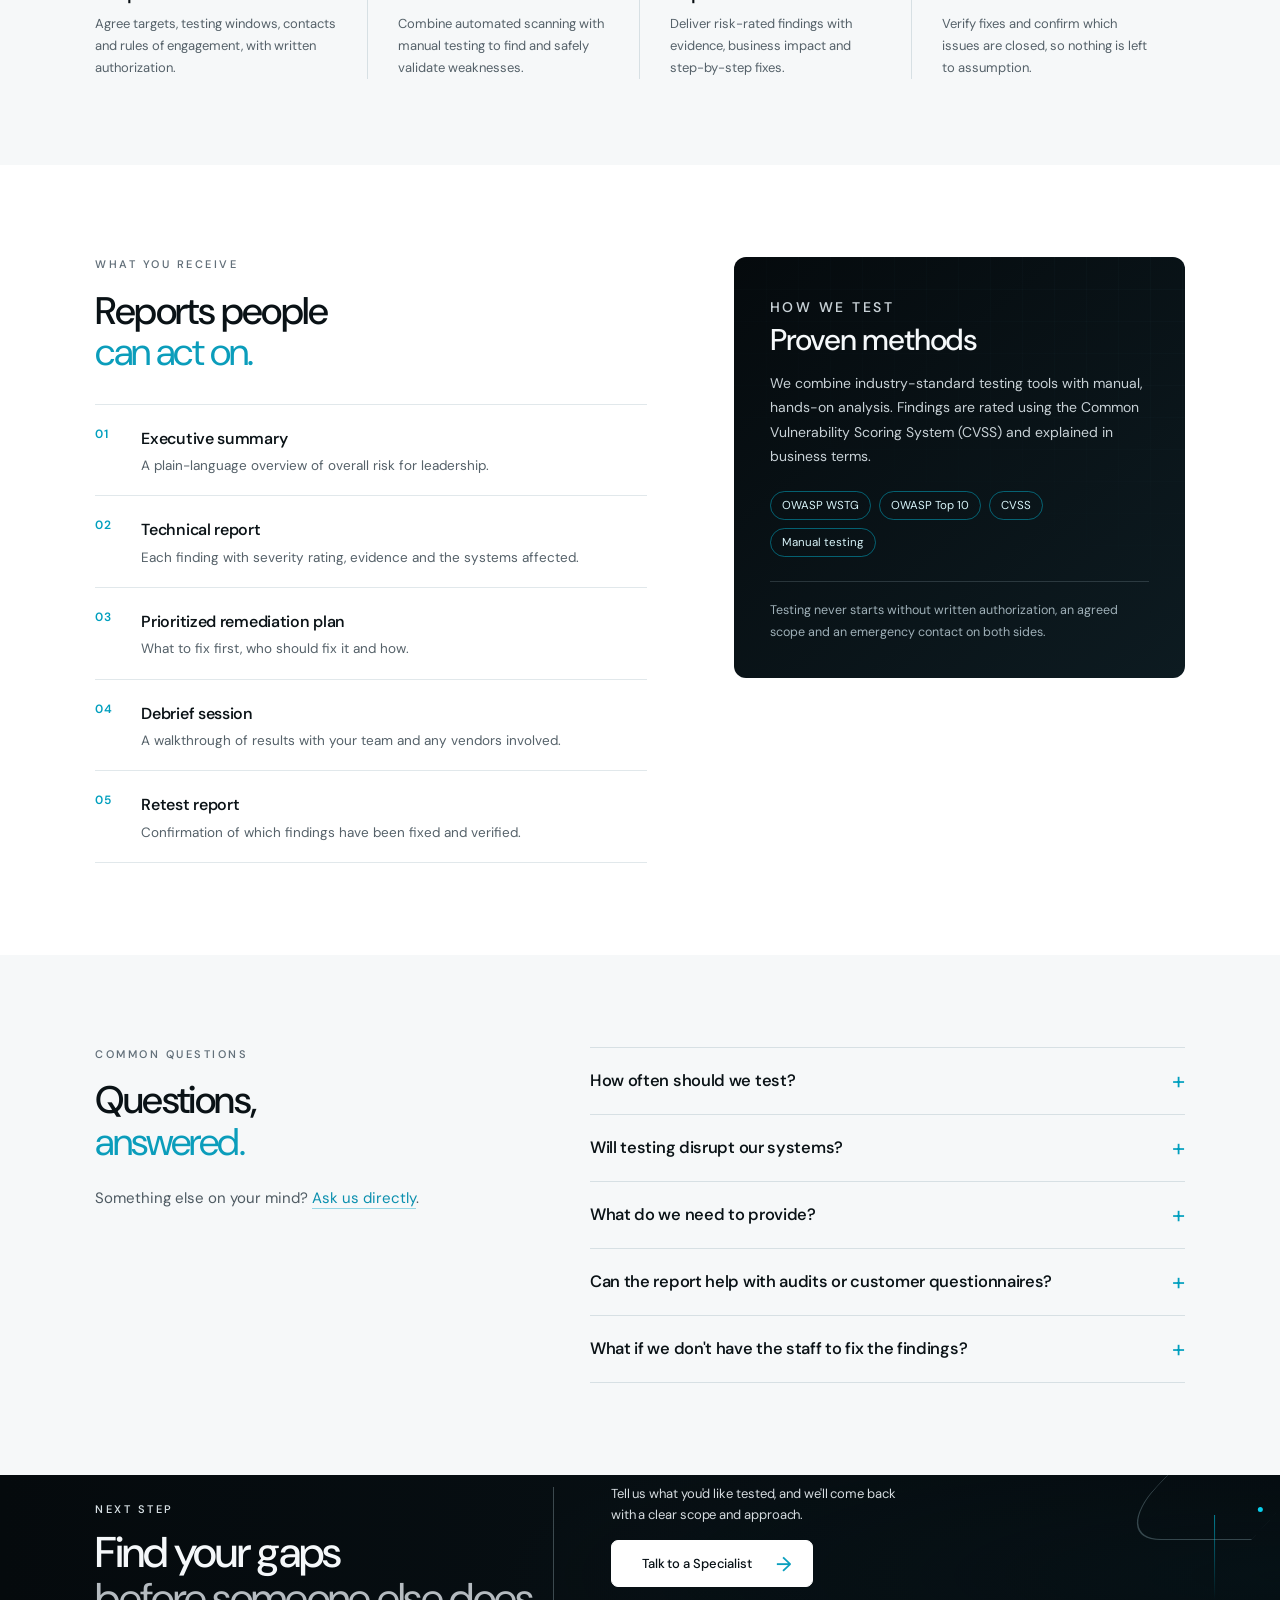
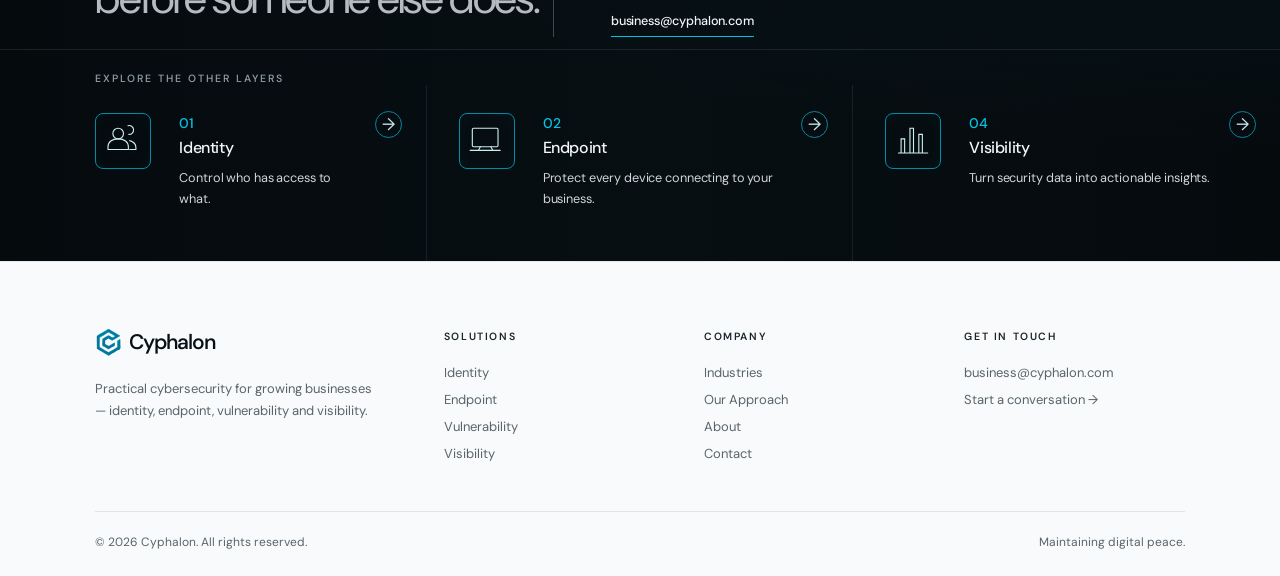
<file: vulnerability.html>
<!doctype html>
<html lang="en">
<head>
  <meta charset="utf-8">
  <meta name="viewport" content="width=device-width, initial-scale=1">
  <meta name="theme-color" content="#f7f9fa">
  <title>Vulnerability Assessment & Penetration Testing (VAPT) | Cyphalon</title>
  <meta name="description" content="Vulnerability assessment and penetration testing for networks, web applications and APIs, with clear reports and retesting. VAPT from Cyphalon.">
  <link rel="canonical" href="https://cyphalon.com/vulnerability">
  <meta property="og:type" content="website">
  <meta property="og:site_name" content="Cyphalon">
  <meta property="og:title" content="Vulnerability Assessment &amp; Penetration Testing (VAPT) | Cyphalon">
  <meta property="og:description" content="Vulnerability assessment and penetration testing for networks, web applications and APIs, with clear reports and retesting. VAPT from Cyphalon.">
  <meta property="og:url" content="https://cyphalon.com/vulnerability">
  <link rel="icon" href="assets/favicon.svg" type="image/svg+xml">
  <link rel="preconnect" href="https://fonts.googleapis.com">
  <link rel="preconnect" href="https://fonts.gstatic.com" crossorigin>
  <link href="https://fonts.googleapis.com/css2?family=DM+Sans:wght@400;450;500;550;600;650;700&display=swap" rel="stylesheet">
  <link rel="stylesheet" href="styles.css">
  <!-- Meta Pixel Code -->
  <script>
  !function(f,b,e,v,n,t,s)
  {if(f.fbq)return;n=f.fbq=function(){n.callMethod?
  n.callMethod.apply(n,arguments):n.queue.push(arguments)};
  if(!f._fbq)f._fbq=n;n.push=n;n.loaded=!0;n.version='2.0';
  n.queue=[];t=b.createElement(e);t.async=!0;
  t.src=v;s=b.getElementsByTagName(e)[0];
  s.parentNode.insertBefore(t,s)}(window, document,'script',
  'https://connect.facebook.net/en_US/fbevents.js');
  fbq('init', '1096894659651998');
  fbq('track', 'PageView');
  </script>
  <!-- End Meta Pixel Code -->
</head>
<body>
  <noscript><img height="1" width="1" style="display:none" alt=""
  src="https://www.facebook.com/tr?id=1096894659651998&amp;ev=PageView&amp;noscript=1"
  /></noscript>
  <main>
    <section class="page-hero" aria-label="03 — Vulnerability Management">
      <div class="ambient-grid" aria-hidden="true"></div>
      <header class="site-header">
        <a class="brand" href="index.html" aria-label="Cyphalon home"><img class="brand-mark" src="assets/favicon.svg" alt="" aria-hidden="true"><span>Cyphalon</span></a>
        <button class="menu-toggle" type="button" aria-label="Open navigation menu" aria-expanded="false" aria-controls="primary-nav">
          <span></span><span></span>
        </button>
        <nav class="primary-nav" id="primary-nav" aria-label="Main navigation">
          <a class="nav-link" href="index.html">Home</a>
          <div class="nav-item has-menu">
            <button class="nav-link nav-trigger active" type="button" aria-expanded="false" aria-controls="solutions-menu">Solutions <span class="caret" aria-hidden="true"></span></button>
            <div class="submenu" id="solutions-menu"><a class="submenu-link" href="identity.html"><span class="submenu-icon"><svg viewBox="0 0 44 44" aria-hidden="true"><g fill="none" stroke="currentColor" stroke-width="1.25" stroke-linecap="round" stroke-linejoin="round"><circle cx="16" cy="13" r="6"/><path d="M4.5 31v-3c0-5.5 4.6-9 11.5-9s11.5 3.5 11.5 9v3H4.5Z"/><path d="M28 14a5 5 0 1 0-1-9.8M29 21c4.5 1.2 7 4 7 8v2H29"/></g></svg></span><span><strong>Identity</strong><small>Control who has access to what.</small></span></a><a class="submenu-link" href="endpoint.html"><span class="submenu-icon"><svg viewBox="0 0 44 44" aria-hidden="true"><g fill="none" stroke="currentColor" stroke-width="1.25" stroke-linecap="round" stroke-linejoin="round"><rect x="6" y="7" width="29" height="21" rx="1.4"/><path d="M3.5 32h34M15 28l-2 4m14-4 2 4"/></g></svg></span><span><strong>Endpoint</strong><small>Protect every device connecting to your business.</small></span></a><a class="submenu-link current" href="vulnerability.html" aria-current="page"><span class="submenu-icon"><svg viewBox="0 0 44 44" aria-hidden="true"><g fill="none" stroke="currentColor" stroke-width="1.25" stroke-linejoin="round"><path d="m22 5 9 5.2v10.4L22 26l-9-5.4V10.2L22 5Z"/><path d="m13 10.2 9 5.5 9-5.5M22 15.7V26M6 25l7-4 7 4v9l-7 4-7-4v-9ZM24 25l7-4 7 4v9l-7 4-7-4v-9Z"/></g></svg></span><span><strong>Vulnerability</strong><small>Find and fix risks before they become a problem.</small></span></a><a class="submenu-link" href="visibility.html"><span class="submenu-icon"><svg viewBox="0 0 44 44" aria-hidden="true"><g fill="none" stroke="currentColor" stroke-width="1.25" stroke-linecap="round"><path d="M8 35V19h4v16M18 35V7h4v28M28 35V14h4v21M38 35H5"/></g></svg></span><span><strong>Visibility</strong><small>Turn security data into actionable insights.</small></span></a></div>
          </div>
          <a class="nav-link" href="industries.html">Industries</a>
          <a class="nav-link" href="index.html#approach">Our Approach</a>
          <a class="nav-link" href="index.html#about">About</a>
        </nav>
        <a class="button button-dark header-cta" href="contact.html">
          <span>Talk to Us</span><span class="arrow" aria-hidden="true"><svg viewBox="0 0 16 16" width="13" height="13"><path d="M4.5 11.5l7-7M6 4.5h5.5V10" fill="none" stroke="currentColor" stroke-width="1.6" stroke-linecap="round" stroke-linejoin="round"/></svg></span>
        </a>
      </header>
      <div class="page-hero-body">
        <div class="page-hero-copy">
          <nav aria-label="Breadcrumb"><ol class="breadcrumb"><li><a href="index.html">Home</a></li><li><a href="index.html#solutions">Solutions</a></li><li><span aria-current="page">Vulnerability</span></li></ol></nav>
          <p class="eyebrow">03 — Vulnerability Management</p>
          <h1 class="page-title">Find and fix risks<br><span class="headline-light">before they <span class="accent-text">matter.</span></span></h1>
          <p class="page-lede">Vulnerability assessment and penetration testing (VAPT) shows you where your systems are weak — the way an attacker would see them — and gives you a clear, prioritized plan to fix what counts.</p>
          <div class="hero-actions"><a class="button button-dark hero-cta" href="contact.html?service=vulnerability"><span>Talk to a Specialist</span><span class="arrow" aria-hidden="true">→</span></a><a class="text-link" href="#cap-heading">See what's included</a></div>
        </div>
        <div class="page-visual">
          <svg viewBox="110 0 570 595" role="img" aria-labelledby="pv-title">
            <title id="pv-title">Vulnerability: Find and fix risks. Stay ahead.</title>
            <defs>
              <linearGradient id="glassTop" x1="0" y1="0" x2="1" y2="1"><stop offset="0" stop-color="#ffffff" stop-opacity=".96"/><stop offset=".55" stop-color="#eef5f8" stop-opacity=".82"/><stop offset="1" stop-color="#dbe9ee" stop-opacity=".77"/></linearGradient>
              <linearGradient id="glassSide" x1="0" y1="0" x2="0" y2="1"><stop offset="0" stop-color="#c6e2eb" stop-opacity=".7"/><stop offset="1" stop-color="#ffffff" stop-opacity=".18"/></linearGradient>
              <linearGradient id="darkTop" x1="0" y1="0" x2="1" y2="1"><stop offset="0" stop-color="#172a31"/><stop offset=".55" stop-color="#061115"/><stop offset="1" stop-color="#152d36"/></linearGradient>
              <linearGradient id="darkSide" x1="0" y1="0" x2="0" y2="1"><stop offset="0" stop-color="#1d3f4b"/><stop offset="1" stop-color="#02090c"/></linearGradient>
              <linearGradient id="cyanLine" x1="0" y1="0" x2="0" y2="1"><stop offset="0" stop-color="#43d9f1" stop-opacity=".2"/><stop offset=".5" stop-color="#00c7e9"/><stop offset="1" stop-color="#3bd3f0" stop-opacity=".15"/></linearGradient>
              <radialGradient id="coreGlow"><stop offset="0" stop-color="#08c5e6" stop-opacity=".65"/><stop offset=".45" stop-color="#0ab4d2" stop-opacity=".2"/><stop offset="1" stop-color="#0ab4d2" stop-opacity="0"/></radialGradient>
              <pattern id="microGrid" width="14" height="14" patternUnits="userSpaceOnUse" patternTransform="skewY(-29)"><path d="M14 0H0V14" fill="none" stroke="#83c5d6" stroke-opacity=".24" stroke-width=".55"/><circle cx="0" cy="0" r="1" fill="#90ddeb" fill-opacity=".55"/></pattern>
              <filter id="softShadow" x="-30%" y="-30%" width="160%" height="180%"><feGaussianBlur stdDeviation="11"/></filter>
              <filter id="cyanBlur" x="-120%" y="-120%" width="340%" height="340%"><feGaussianBlur stdDeviation="7"/></filter>
              <filter id="plateShadow" x="-30%" y="-30%" width="160%" height="180%"><feDropShadow dx="0" dy="10" stdDeviation="10" flood-color="#345765" flood-opacity=".15"/></filter>
            </defs>
            <g fill="none" stroke="#8da8b4" stroke-width=".8" stroke-opacity=".24">
              <path d="M40 213 390 13 742 214 391 416Z"/><path d="M40 245 390 45 742 246"/><path d="M40 278 390 78 742 279"/>
              <path d="M88 185 438 385M135 158 486 359M183 130 534 332M230 103 581 304M278 75 630 276M326 48 678 249"/>
              <path d="M93 245 445 445M145 276 495 476M196 306 548 507M249 336 600 537"/>
            </g>
            <ellipse cx="388" cy="330" rx="153" ry="47" fill="#587986" opacity=".11" filter="url(#softShadow)"/>
            <ellipse cx="389" cy="300" rx="83" ry="73" fill="url(#coreGlow)"/>
            <path d="M390 140V355" stroke="#00c6e7" stroke-width="9" opacity=".25" filter="url(#cyanBlur)"/>
            <path d="M390 140V355" stroke="url(#cyanLine)" stroke-width="1.8"/>
            <g class="core-platform">
              <polygon points="265,245 390,314 515,245 515,274 390,345 265,274" fill="url(#darkSide)" stroke="#294650" stroke-width="1"/>
              <polygon points="265,245 390,176 515,245 390,314" fill="url(#darkTop)" stroke="#477180" stroke-width="1.2"/>
              <polygon points="282,245 390,186 498,245 390,304" fill="url(#microGrid)" opacity=".95"/>
              <path d="M265 245 390 314 515 245M390 314V345" fill="none" stroke="#3ad5ef" stroke-opacity=".72" stroke-width="1.2"/>
              <path d="M390 206V287" stroke="#00d6f6" stroke-width="2" opacity=".85"/>
              <circle cx="390" cy="287" r="14" fill="#00cbea" opacity=".2" filter="url(#cyanBlur)"/>
              <circle cx="390" cy="287" r="4.5" fill="#b8f7ff"/>
              <circle cx="390" cy="287" r="10" fill="none" stroke="#00cbea" stroke-width="1.2"/>
            </g>
            <g class="glass-card" filter="url(#plateShadow)">
              <polygon points="390,34 548,121 390,209 232,121" fill="url(#glassTop)" stroke="#d9e4e8" stroke-width="1.1"/>
              <polygon points="232,121 390,209 548,121 548,134 390,222 232,134" fill="url(#glassSide)" stroke="#a8d5e1" stroke-width=".9"/>
              <path d="M232 121 390 209 548 121" fill="none" stroke="#a6c5cf" stroke-width="1.2"/>
              <path d="M390 209V252" fill="none" stroke="#00cce9" stroke-opacity=".75" stroke-width="1.4"/>
              <g transform="translate(374 66) scale(.74)" color="#1788aa"><g fill="none" stroke="currentColor" stroke-width="1.25" stroke-linejoin="round"><path d="m22 5 9 5.2v10.4L22 26l-9-5.4V10.2L22 5Z"/><path d="m13 10.2 9 5.5 9-5.5M22 15.7V26M6 25l7-4 7 4v9l-7 4-7-4v-9ZM24 25l7-4 7 4v9l-7 4-7-4v-9Z"/></g></g>
              <text x="390" y="126" text-anchor="middle" class="label-title">Vulnerability</text>
              <text x="390" y="145" text-anchor="middle" class="label-body">Find and fix risks.</text>
              <text x="390" y="159" text-anchor="middle" class="label-body">Stay ahead.</text>
            </g>
            <g filter="url(#plateShadow)">
              <polygon points="390,382 550,472 390,562 230,472" fill="url(#glassTop)" stroke="#d7e3e8" stroke-width="1.1"/>
              <polygon points="230,472 390,562 550,472 550,485 390,575 230,485" fill="url(#glassSide)" stroke="#a8d5e1" stroke-width=".9"/>
              <path d="M230 472 390 562 550 472" fill="none" stroke="#abcbd5" stroke-width="1.2"/>
              <path d="M390 345V382" stroke="#00cce9" stroke-opacity=".65" stroke-width="1.4"/>
              <text x="390" y="470" text-anchor="middle" class="label-body" letter-spacing="1.4">BUILT ON</text>
              <text x="390" y="490" text-anchor="middle" class="label-title">VAPT</text>
              <text x="390" y="507" text-anchor="middle" class="label-body">Test · Fix · Verify</text>
            </g>
            <g fill="#101a20" font-family="DM Sans, Arial, sans-serif" font-size="10.5" font-weight="600" letter-spacing="1.1">
              <text x="128" y="166">SCAN</text><path d="M196 163h12l41 27" fill="none" stroke="#849ca5" stroke-width=".7"/><circle cx="249" cy="190" r="2.1" fill="#14232a"/>
              <text x="586" y="254" text-anchor="start">TEST</text><path d="M580 250h-12l-20 12" fill="none" stroke="#849ca5" stroke-width=".7"/><circle cx="548" cy="262" r="2.1" fill="#14232a"/>
              <text x="128" y="535">REPORT</text><path d="M206 531h77l27-17" fill="none" stroke="#849ca5" stroke-width=".7"/><circle cx="310" cy="514" r="2.1" fill="#14232a"/>
              <text x="586" y="535">RETEST</text><path d="M580 531h-55l-25-17" fill="none" stroke="#849ca5" stroke-width=".7"/><circle cx="500" cy="514" r="2.1" fill="#14232a"/>
            </g>
          </svg>
        </div>
      </div>
    </section>
    <dl class="glance"><div><dt>Services</dt><dd>Assessment · Penetration testing</dd></div><div><dt>Scope</dt><dd>Network · Web apps · APIs</dd></div><div><dt>Method</dt><dd>Manual + automated</dd></div><div><dt>Guided by</dt><dd>OWASP testing guidance</dd></div></dl>
    <section class="why-section" aria-labelledby="why-heading">
      <div>
        <p class="eyebrow">Why it matters</p>
        <h2 class="section-h2" id="why-heading">Attackers are already<br><span>looking for gaps.</span></h2>
        <div class="prose"><p>Automated tools scan the internet constantly for outdated software, exposed services and misconfigurations. Smaller businesses are not too small to be found — they are often simply easier targets.</p><p>Regular testing finds those weaknesses first, and turns a long list of technical issues into a short list of practical fixes.</p></div>
      </div>
      <ul class="risk-list"><li><span><strong>Outdated software</strong>Missing updates on servers, websites and plugins are among the most common ways in.</span></li><li><span><strong>Exposed services</strong>Remote access, databases or admin panels reachable from the internet when they don't need to be.</span></li><li><span><strong>Application flaws</strong>Weaknesses such as injection or broken access control in websites and APIs.</span></li><li><span><strong>Unverified fixes</strong>Issues reported once but never confirmed as fixed, quietly leaving the risk open.</span></li></ul>
    </section>
    <section class="compare-section" aria-labelledby="compare-heading">
      <p class="eyebrow">Assessment vs. penetration test</p>
      <h2 class="section-h2" id="compare-heading">Two tests,<br><span>two different questions.</span></h2>
      <div class="compare-grid"><article class="compare-card"><p class="eyebrow">Vulnerability assessment</p><h3>Broad and frequent.</h3><p>Automated scanning plus expert review to find known weaknesses across as many systems as possible.</p><ul><li>Finds known vulnerabilities and misconfigurations</li><li>Covers many systems quickly</li><li>Best run regularly, such as monthly or quarterly</li></ul></article><article class="compare-card"><p class="eyebrow">Penetration test</p><h3>Deep and targeted.</h3><p>A skilled tester actively tries to exploit weaknesses to show what a real attacker could achieve.</p><ul><li>Proves real-world impact</li><li>Finds logic flaws that scanners miss</li><li>Best run at least yearly and after major changes</li></ul></article></div>
    </section>
    <section class="solutions-section capability-section" aria-labelledby="cap-heading">
      <div class="section-top">
        <div class="section-title-wrap">
          <p class="eyebrow eyebrow-light">What's included</p>
          <h2 id="cap-heading">Six ways to test.<br><span>One clear plan.</span></h2>
        </div>
        <div class="section-intro">
          <p>Choose the tests that fit your environment, or combine them into a regular program.</p>
          <a class="text-link text-link-light" href="contact.html?service=vulnerability">Discuss your needs <span aria-hidden="true">→</span></a>
        </div>
        <span class="section-corner" aria-hidden="true"><span></span></span>
      </div>
      <div class="capability-grid"><article class="capability-card"><span class="cap-icon"><svg viewBox="0 0 24 24" aria-hidden="true"><g fill="none" stroke="currentColor" stroke-width="1.4" stroke-linecap="round" stroke-linejoin="round"><circle cx="12" cy="12" r="9"/><path d="M3 12h18M12 3c2.5 2.7 3.7 5.7 3.7 9s-1.2 6.3-3.7 9c-2.5-2.7-3.7-5.7-3.7-9S9.5 5.7 12 3z"/></g></svg></span><span class="cap-number">01</span><h3>External network testing</h3><p>Testing of everything reachable from the internet, including websites, remote access, email and cloud services.</p></article><article class="capability-card"><span class="cap-icon"><svg viewBox="0 0 24 24" aria-hidden="true"><g fill="none" stroke="currentColor" stroke-width="1.4" stroke-linecap="round" stroke-linejoin="round"><rect x="3.5" y="4" width="17" height="7" rx="1.5"/><rect x="3.5" y="13" width="17" height="7" rx="1.5"/><path d="M7 7.5h.01M7 16.5h.01M11 7.5h6M11 16.5h6"/></g></svg></span><span class="cap-number">02</span><h3>Internal network assessment</h3><p>What an attacker could reach after getting inside, for example through a compromised laptop.</p></article><article class="capability-card"><span class="cap-icon"><svg viewBox="0 0 24 24" aria-hidden="true"><g fill="none" stroke="currentColor" stroke-width="1.4" stroke-linecap="round" stroke-linejoin="round"><rect x="3" y="4.5" width="18" height="15" rx="1.5"/><path d="M3 9h18M8 13l-2 2 2 2M16 13l2 2-2 2M13 12.5l-2 5"/></g></svg></span><span class="cap-number">03</span><h3>Web application testing</h3><p>Hands-on testing of your websites and portals, guided by the OWASP Web Security Testing Guide.</p></article><article class="capability-card"><span class="cap-icon"><svg viewBox="0 0 24 24" aria-hidden="true"><g fill="none" stroke="currentColor" stroke-width="1.4" stroke-linecap="round" stroke-linejoin="round"><path d="M8 7l-5 5 5 5M16 7l5 5-5 5M14 4l-4 16"/></g></svg></span><span class="cap-number">04</span><h3>API testing</h3><p>Checks on the APIs behind your apps for authentication, authorization and data exposure issues.</p></article><article class="capability-card"><span class="cap-icon"><svg viewBox="0 0 24 24" aria-hidden="true"><g fill="none" stroke="currentColor" stroke-width="1.4" stroke-linecap="round" stroke-linejoin="round"><circle cx="12" cy="12" r="9"/><circle cx="12" cy="12" r="5"/><path d="M12 12l6-6"/><circle cx="12" cy="12" r="1"/></g></svg></span><span class="cap-number">05</span><h3>Continuous scanning</h3><p>Ongoing scans of your devices and systems for newly published vulnerabilities between tests.</p></article><article class="capability-card"><span class="cap-icon"><svg viewBox="0 0 24 24" aria-hidden="true"><g fill="none" stroke="currentColor" stroke-width="1.4" stroke-linecap="round" stroke-linejoin="round"><circle cx="12" cy="12" r="9"/><path d="M8 12.5l2.7 2.7L16.5 9.5"/></g></svg></span><span class="cap-number">06</span><h3>Remediation &amp; retest</h3><p>Practical fix guidance for your team or vendors, followed by a retest to confirm each issue is closed.</p></article></div>
    </section>
    <section class="approach-section" aria-labelledby="process-heading">
      <div class="approach-heading">
        <p class="eyebrow">How we deliver</p>
        <h2 id="process-heading">Clear scope.<br><span>Clear results.</span></h2>
      </div>
      <div class="approach-copy"><p>Every engagement is agreed in writing before testing starts, so you know exactly what will be tested, when and how.</p></div>
      <div class="approach-steps steps-4"><article><span>01</span><h3>Scope</h3><p>Agree targets, testing windows, contacts and rules of engagement, with written authorization.</p></article><article><span>02</span><h3>Test</h3><p>Combine automated scanning with manual testing to find and safely validate weaknesses.</p></article><article><span>03</span><h3>Report</h3><p>Deliver risk-rated findings with evidence, business impact and step-by-step fixes.</p></article><article><span>04</span><h3>Retest</h3><p>Verify fixes and confirm which issues are closed, so nothing is left to assumption.</p></article></div>
    </section>
    <section class="deliver-section" aria-labelledby="deliver-heading">
      <div>
        <p class="eyebrow">What you receive</p>
        <h2 class="section-h2" id="deliver-heading">Reports people<br><span>can act on.</span></h2>
        <ol class="deliver-list"><li><span><strong>Executive summary</strong><span>A plain-language overview of overall risk for leadership.</span></span></li><li><span><strong>Technical report</strong><span>Each finding with severity rating, evidence and the systems affected.</span></span></li><li><span><strong>Prioritized remediation plan</strong><span>What to fix first, who should fix it and how.</span></span></li><li><span><strong>Debrief session</strong><span>A walkthrough of results with your team and any vendors involved.</span></span></li><li><span><strong>Retest report</strong><span>Confirmation of which findings have been fixed and verified.</span></span></li></ol>
      </div>
      <aside class="tech-card" aria-label="How we test">
        <p class="eyebrow eyebrow-light">How we test</p>
        <h3>Proven methods</h3>
        <p>We combine industry-standard testing tools with manual, hands-on analysis. Findings are rated using the Common Vulnerability Scoring System (CVSS) and explained in business terms.</p>
        <ul class="tags"><li>OWASP WSTG</li><li>OWASP Top 10</li><li>CVSS</li><li>Manual testing</li></ul>
        <p class="tech-note">Testing never starts without written authorization, an agreed scope and an emergency contact on both sides.</p>
      </aside>
    </section>
    <section class="faq-section" aria-labelledby="faq-heading">
      <div>
        <p class="eyebrow">Common questions</p>
        <h2 class="section-h2" id="faq-heading">Questions,<br><span>answered.</span></h2>
        <div class="prose"><p>Something else on your mind? <a class="inline-link" href="contact.html?service=vulnerability">Ask us directly</a>.</p></div>
      </div>
      <div class="faq-list"><details><summary>How often should we test?</summary><p>A common approach is a penetration test at least once a year and after major changes — such as a new website, application or office network — with vulnerability scanning running continuously in between.</p></details><details><summary>Will testing disrupt our systems?</summary><p>Testing is planned around your business. We agree testing windows in advance and avoid techniques that could cause outages, such as denial-of-service, unless you explicitly request them.</p></details><details><summary>What do we need to provide?</summary><p>A list of what is in scope, a point of contact and, for some tests, test accounts or access. We send a short scoping questionnaire to make this simple.</p></details><details><summary>Can the report help with audits or customer questionnaires?</summary><p>Yes. Reports are written so they can support compliance evidence and customer security questionnaires. If you need testing to meet a specific standard or regulator's requirements, tell us during scoping.</p></details><details><summary>What if we don't have the staff to fix the findings?</summary><p>Each finding comes with clear fix guidance. We can work with your IT provider or vendors to explain issues, then retest once fixes are in place.</p></details></div>
    </section>
    <section class="solutions-section" aria-labelledby="cta-heading">
      <div class="section-top">
        <div class="section-title-wrap">
          <p class="eyebrow eyebrow-light">Next step</p>
          <h2 id="cta-heading">Find your gaps<br><span>before someone else does.</span></h2>
        </div>
        <div class="section-intro">
          <p>Tell us what you'd like tested, and we'll come back with a clear scope and approach.</p>
          <div class="cta-actions">
            <a class="button button-light" href="contact.html?service=vulnerability"><span>Talk to a Specialist</span><span class="arrow" aria-hidden="true">→</span></a>
            <a class="text-link text-link-light" href="mailto:business@cyphalon.com">business@cyphalon.com</a>
          </div>
        </div>
        <span class="section-corner" aria-hidden="true"><span></span></span>
      </div>
      <p class="related-label">Explore the other layers</p>
      <div class="solution-grid grid-3"><a class="solution-card" href="identity.html"><span class="solution-icon"><svg viewBox="0 0 44 44" aria-hidden="true"><g fill="none" stroke="currentColor" stroke-width="1.25" stroke-linecap="round" stroke-linejoin="round"><circle cx="16" cy="13" r="6"/><path d="M4.5 31v-3c0-5.5 4.6-9 11.5-9s11.5 3.5 11.5 9v3H4.5Z"/><path d="M28 14a5 5 0 1 0-1-9.8M29 21c4.5 1.2 7 4 7 8v2H29"/></g></svg></span><span class="solution-number">01</span><span class="solution-title">Identity</span><span class="solution-description">Control who has access<br class="desktop-only"> to what.</span><span class="round-arrow" aria-hidden="true">→</span></a><a class="solution-card" href="endpoint.html"><span class="solution-icon"><svg viewBox="0 0 44 44" aria-hidden="true"><g fill="none" stroke="currentColor" stroke-width="1.25" stroke-linecap="round" stroke-linejoin="round"><rect x="6" y="7" width="29" height="21" rx="1.4"/><path d="M3.5 32h34M15 28l-2 4m14-4 2 4"/></g></svg></span><span class="solution-number">02</span><span class="solution-title">Endpoint</span><span class="solution-description">Protect every device<br class="desktop-only"> connecting to your business.</span><span class="round-arrow" aria-hidden="true">→</span></a><a class="solution-card" href="visibility.html"><span class="solution-icon"><svg viewBox="0 0 44 44" aria-hidden="true"><g fill="none" stroke="currentColor" stroke-width="1.25" stroke-linecap="round"><path d="M8 35V19h4v16M18 35V7h4v28M28 35V14h4v21M38 35H5"/></g></svg></span><span class="solution-number">04</span><span class="solution-title">Visibility</span><span class="solution-description">Turn security data into<br class="desktop-only"> actionable insights.</span><span class="round-arrow" aria-hidden="true">→</span></a></div>
    </section>
    <footer class="site-footer">
      <div class="footer-top">
        <div class="footer-brand">
          <a class="brand brand-footer" href="index.html" aria-label="Cyphalon home"><img class="brand-mark" src="assets/favicon.svg" alt="" aria-hidden="true"><span>Cyphalon</span></a>
          <p>Practical cybersecurity for growing businesses — identity, endpoint, vulnerability and visibility.</p>
        </div>
        <nav class="footer-col" aria-label="Solutions"><h3>Solutions</h3><a href="identity.html">Identity</a><a href="endpoint.html">Endpoint</a><a href="vulnerability.html">Vulnerability</a><a href="visibility.html">Visibility</a></nav>
        <nav class="footer-col" aria-label="Company"><h3>Company</h3><a href="industries.html">Industries</a><a href="index.html#approach">Our Approach</a><a href="index.html#about">About</a><a href="contact.html">Contact</a></nav>
        <div class="footer-col"><h3>Get in touch</h3><a href="mailto:business@cyphalon.com">business@cyphalon.com</a><a href="contact.html">Start a conversation →</a></div>
      </div>
      <div class="footer-bottom">
        <span class="copyright">© <span id="year">2026</span> Cyphalon. All rights reserved.</span>
        <span>Maintaining digital peace.</span>
      </div>
    </footer>
  </main>
  <script src="script.js"></script>
</body>
</html>
</file>
<file: styles.css>
:root {
  --ink: #080e12;
  --muted: #505b64;
  --cyan: #009fbe;
  --cyan-bright: #03c9e9;
  --paper: #f8fafb;
  --dark: #050a0d;
  --dark-2: #0b1115;
  --line: rgba(19, 43, 53, .17);
  --font: "DM Sans", "Segoe UI", Arial, sans-serif;
}

* { box-sizing: border-box; }
html { scroll-behavior: smooth; scroll-padding-top: 25px; }
body { margin: 0; color: var(--ink); font-family: var(--font); font-weight: 400; -webkit-font-smoothing: antialiased; text-rendering: optimizeLegibility; }
a { color: inherit; text-decoration: none; }
button, a { -webkit-tap-highlight-color: transparent; }
button { font: inherit; }

.hero-shell {
  position: relative;
  height: 592px;
  overflow: hidden;
  isolation: isolate;
  background:
    radial-gradient(ellipse at 70% 46%, rgba(221, 235, 240, .64) 0, rgba(243, 247, 249, .23) 33%, transparent 60%),
    linear-gradient(100deg, #fff 0%, #fcfdfd 36%, #f4f7f9 100%);
}
.ambient-grid {
  position: absolute;
  z-index: -1;
  inset: 0;
  opacity: .34;
  pointer-events: none;
  background-image:
    linear-gradient(rgba(87, 123, 138, .055) 1px, transparent 1px),
    linear-gradient(90deg, rgba(87, 123, 138, .055) 1px, transparent 1px);
  background-size: 64px 64px;
  mask-image: linear-gradient(90deg, transparent 3%, #000 44%, #000 93%, transparent 100%);
}
.site-header {
  position: absolute;
  z-index: 20;
  top: 0;
  left: 0;
  width: 100%;
  height: 80px;
  display: flex;
  align-items: center;
  justify-content: space-between;
  padding: 0 4.3% 0 5.55%;
}
.brand { display: inline-flex; align-items: center; gap: 7px; flex-shrink: 0; color: #071015; font-size: 25px; line-height: 1; font-weight: 550; letter-spacing: -1.05px; }
.brand-mark {
  width: 27px;
  height: 32px;
  object-fit: contain;
}
.primary-nav { position: absolute; left: 34%; top: 0; height: 80px; display: flex; align-items: center; gap: clamp(23px, 2.4vw, 38px); }
.nav-link { position: relative; display: inline-flex; align-items: center; height: 100%; font-size: 12.4px; font-weight: 500; letter-spacing: -.12px; white-space: nowrap; color: #0e1418; transition: color .2s ease; }
.nav-link:hover, .nav-link.active { color: #008eaf; }
.nav-link.active::after { position: absolute; left: 50%; bottom: 19px; width: 4px; height: 4px; border-radius: 50%; background: #08a6c7; content: ""; transform: translateX(-50%); }
.button { display: inline-flex; align-items: center; justify-content: space-between; gap: 24px; min-height: 47px; padding: 0 20px 0 30px; border-radius: 7px; font-size: 13px; font-weight: 500; letter-spacing: -.1px; transition: transform .2s ease, box-shadow .2s ease, background .2s ease; }
.button:hover { transform: translateY(-2px); box-shadow: 0 8px 22px rgba(0, 18, 25, .13); }
.button-dark { color: #fff; background: linear-gradient(110deg, #05090b, #0b1114); border: 1px solid rgba(0, 0, 0, .08); }
.button-dark .arrow { color: var(--cyan-bright); font-size: 20px; font-weight: 400; line-height: 1; transition: transform .2s ease; }
.button:hover .arrow { transform: translateX(3px); }
.header-cta { min-width: 124px; min-height: 39px; padding: 0 16px 0 20px; border-radius: 6px; font-size: 12px; gap: 13px; }
.header-cta .arrow { display: inline-flex; color: var(--cyan-bright); }
.header-cta .arrow svg { display: block; }
.menu-toggle { display: none; }

.hero-body { position: relative; width: 100%; height: 100%; }
.hero-copy { position: absolute; z-index: 5; top: 144px; left: 7.48%; width: 35.4%; max-width: 530px; }
.eyebrow { margin: 0 0 18px; color: #63707a; font-size: 11px; line-height: 1.4; font-weight: 550; text-transform: uppercase; letter-spacing: 2.5px; }
.hero-copy::before { position: absolute; content: ""; left: -33px; top: 37px; height: 167px; width: 1px; background: linear-gradient(to bottom, #00a9cc, #31d4f1); }
.hero-copy h1 { margin: 0; font-size: clamp(52px, 4.17vw, 66px); line-height: .94; font-weight: 600; letter-spacing: -3.1px; color: #070d10; }
.headline-light { display: inline-block; margin-top: 4px; font-weight: 400; letter-spacing: -3.5px; white-space: nowrap; }
.accent-text { color: #0a9fbe; font-weight: 500; }
.hero-description { max-width: 470px; margin: 20px 0 0; color: #4c5760; font-size: 17.7px; font-weight: 400; letter-spacing: -.18px; line-height: 1.43; }
.hero-actions { display: flex; align-items: center; gap: 49px; margin-top: 24px; }
.hero-cta { min-width: 208px; min-height: 47px; }
.text-link { display: inline-flex; align-items: center; gap: 13px; min-height: 28px; padding-bottom: 3px; border-bottom: 1px solid #16b5cf; font-size: 12.6px; font-weight: 500; letter-spacing: -.15px; white-space: nowrap; transition: color .2s ease; }
.text-link:hover { color: #008eaf; }
.hero-visual { position: absolute; z-index: 1; top: 7px; left: 41.4%; width: 49%; max-width: 805px; height: auto; aspect-ratio: 780 / 570; overflow: visible; }
.security-diagram { display: block; width: 100%; height: 100%; overflow: visible; }
.label-title { font-size: 14.5px; font-weight: 550; letter-spacing: -.45px; fill: #071117; }
.label-body { font-size: 10.8px; font-weight: 400; letter-spacing: -.12px; fill: #5b6971; }
.glass-card { transform-box: fill-box; transform-origin: center; transition: filter .35s ease; }
.hero-visual:hover .glass-card { filter: drop-shadow(0 13px 14px rgba(18, 79, 96, .13)); }
.hero-visual:hover .identity-card { animation: float-card 3.4s ease-in-out infinite; }
.hero-visual:hover .visibility-card { animation: float-card 3.8s ease-in-out infinite reverse; }
.core-platform { transform-box: fill-box; transform-origin: center; animation: core-breathe 5s ease-in-out infinite; }
@keyframes float-card { 0%, 100% { transform: translateY(0); } 50% { transform: translateY(-5px); } }
@keyframes core-breathe { 0%,100% { opacity: 1; } 50% { opacity: .94; } }
.hero-aside { position: absolute; z-index: 6; top: 102px; right: 3.85%; width: 92px; color: #66737d; }
.aside-heading { margin: 0; font-size: 10.5px; font-weight: 500; line-height: 1.55; text-transform: uppercase; letter-spacing: 2.1px; }
.aside-rule { display: block; width: 21px; height: 1px; margin: 13px 0 13px; background: #b9c5ca; }
.aside-list { margin: 0; font-size: 10.2px; line-height: 1.42; }
.scroll-cue { position: absolute; top: 303px; left: 72px; display: flex; align-items: center; flex-direction: column; gap: 31px; text-transform: uppercase; font-size: 9px; font-weight: 550; letter-spacing: .8px; color: #11191e; }
.scroll-line { display: block; position: relative; height: 102px; width: 1px; background: linear-gradient(to bottom, #aab8be, #9cabb2); }
.scroll-dot { position: absolute; bottom: -3px; left: -4px; width: 9px; height: 9px; border-radius: 50%; border: 1px solid #77878e; background: #a7b4ba; }
.scroll-small-dot { width: 3px; height: 3px; border-radius: 50%; background: #008eaf; margin-top: -25px; }

.trust-strip { min-height: 83px; display: flex; align-items: center; justify-content: space-between; gap: 22px; padding: 0 7.45%; background: rgba(255,255,255,.92); border-top: 1px solid rgba(29, 57, 68, .035); border-bottom: 1px solid rgba(29, 57, 68, .08); }
.trust-label { flex: 0 0 167px; color: #4e5961; font-size: 9.8px; line-height: 1.65; font-weight: 550; letter-spacing: 1.55px; text-transform: uppercase; }
.trust-divider { width: 1px; height: 26px; background: #c8d1d6; flex: 0 0 1px; }
.industry-item { display: flex; align-items: center; gap: 9px; color: #303942; font-size: 12.3px; white-space: nowrap; flex: 1 1 auto; justify-content: center; }
.industry-item svg { width: 27px; height: 27px; flex: 0 0 27px; }

.solutions-section { color: #f5f8fa; background: var(--dark); position: relative; overflow: hidden; }
.solutions-section::before { position: absolute; content: ""; z-index: 0; inset: 0; pointer-events: none; background: radial-gradient(ellipse at 100% 26%, rgba(7, 29, 37, .36), transparent 43%), linear-gradient(90deg, transparent 0, rgba(10, 23, 29, .35) 50%, transparent 100%); }
.section-top { position: relative; z-index: 1; min-height: 173px; display: flex; align-items: center; padding: 12px 7.45% 12px; border-bottom: 1px solid rgba(173, 201, 211, .12); }
.section-title-wrap { width: 42%; flex: 0 0 42%; }
.eyebrow-light { color: #d7e0e4; margin-bottom: 11px; }
.section-title-wrap h2, .approach-heading h2, .about-section h2 { margin: 0; font-size: 43px; line-height: 1.08; letter-spacing: -1.7px; font-weight: 500; }
.section-title-wrap h2 span { color: #b5bbc0; font-weight: 400; }
.section-intro { position: relative; max-width: 370px; min-height: 91px; padding-left: 57px; border-left: 1px solid rgba(187, 212, 220, .3); margin-left: 0; }
.section-intro p { margin: -3px 0 15px; max-width: 330px; color: #d6dce0; font-size: 13px; line-height: 1.58; letter-spacing: -.08px; }
.text-link-light { color: #f1f5f7; border-bottom-color: #00c0e1; }
.text-link-light span { font-size: 18px; line-height: 1; }
.section-corner { position: absolute; right: 0; top: 0; width: 145px; height: 65px; border-bottom-left-radius: 54px; border-bottom: 1px solid rgba(145, 174, 184, .35); border-left: 1px solid rgba(145, 174, 184, .35); transform: skewX(-43deg) translateX(32px); transform-origin: top right; }
.section-corner::before { position: absolute; content: ""; width: 1px; height: 85px; right: 20px; top: 40px; background: linear-gradient(to bottom, rgba(0, 204, 235, .6), transparent); transform: skewX(43deg); }
.section-corner span { position: absolute; right: 17px; top: 32px; width: 5px; height: 5px; background: #08d0ed; border-radius: 50%; transform: skewX(43deg); }
.solution-grid { position: relative; z-index: 1; display: grid; grid-template-columns: repeat(4, minmax(0, 1fr)); }
.solution-card { min-height: 176px; position: relative; display: grid; grid-template-columns: 56px 1fr; grid-template-rows: 21px 27px auto; column-gap: 28px; align-content: start; padding: 28px 64px 30px 32px; border-right: 1px solid rgba(147, 177, 187, .12); transition: background .25s ease; }
.solution-card:first-child { padding-left: 7.45vw; }
.solution-card:last-child { border-right: 0; }
.solution-description br.desktop-only { display: none; }
.solution-card:hover { background: rgba(10, 36, 44, .52); }
.solution-icon { grid-column: 1; grid-row: 1 / span 3; width: 56px; height: 56px; display: flex; align-items: center; justify-content: center; color: #cdeef4; border: 1px solid #008ca9; border-radius: 8px; box-shadow: inset 0 0 15px rgba(0, 188, 223, .045); }
.solution-icon svg { display: block; width: 39px; height: 39px; }
.solution-number { grid-column: 2; grid-row: 1; color: #03c4e4; font-size: 14px; line-height: 20px; font-weight: 500; }
.solution-title { grid-column: 2; grid-row: 2; align-self: center; color: #f4f6f8; font-size: 16px; line-height: 1.25; font-weight: 500; letter-spacing: -.4px; }
.solution-description { grid-column: 2; grid-row: 3; margin-top: 7px; color: #d0d6da; font-size: 12.7px; line-height: 1.65; letter-spacing: -.12px; }
.round-arrow { position: absolute; top: 26px; right: 24px; display: flex; align-items: center; justify-content: center; width: 27px; height: 27px; border: 1px solid #0787a3; border-radius: 50%; color: #c5e6ec; font-size: 17px; line-height: 1; transition: background .2s ease, transform .2s ease; }
.solution-card:hover .round-arrow { background: #006d83; transform: translateX(2px); }

.approach-section { padding: 96px 7.45% 86px; display: grid; grid-template-columns: 1fr 1fr; column-gap: 9%; row-gap: 48px; background: #f6f8f9; }
.approach-heading h2 { color: #0a1216; font-size: clamp(35px, 3.2vw, 48px); }
.approach-heading h2 span { color: #0b9dbb; font-weight: 400; }
.approach-copy { max-width: 520px; align-self: center; }
.approach-copy p { margin: 0 0 23px; color: #4e5a62; font-size: 15px; line-height: 1.8; }
.approach-copy .button { min-width: 220px; }
.approach-steps { grid-column: 1 / -1; display: grid; grid-template-columns: repeat(3, 1fr); border-top: 1px solid #d7e0e4; }
.approach-steps article { padding: 25px 30px 0 0; border-right: 1px solid #d7e0e4; }
.approach-steps article + article { padding-left: 30px; }
.approach-steps article:last-child { border-right: 0; }
.approach-steps article > span { color: #009fbe; font-size: 12px; font-weight: 600; letter-spacing: 1px; }
.approach-steps h3 { margin: 12px 0 8px; font-size: 19px; font-weight: 550; letter-spacing: -.5px; }
.approach-steps p { max-width: 290px; margin: 0; color: #556169; font-size: 13px; line-height: 1.7; }
.about-section { display: grid; grid-template-columns: 1.15fr .85fr auto; gap: 45px; align-items: center; padding: 70px 7.45%; color: #f5f8fa; background: linear-gradient(110deg, #050a0d, #0a151a); }
.about-section h2 { font-size: clamp(30px, 3vw, 43px); }
.about-section h2 span { color: #b9c2c8; font-weight: 400; }
.about-section > p { margin: 0; color: #c8d1d6; font-size: 14px; line-height: 1.8; }
.button-outline { min-width: 150px; color: #f5f8fa; border: 1px solid rgba(0, 194, 224, .68); background: transparent; }
.button-outline .arrow { color: #06c8e8; }
.brand-footer { font-size: 21px; }
.brand-footer .brand-mark { width: 22px; height: 25px; }
.copyright { white-space: nowrap; }

@media (min-width: 1700px) {
  .hero-visual { left: 41.8%; }
  .hero-copy h1 { font-size: 68px; }
}

@media (max-width: 1250px) {
  .site-header { padding-left: 4.2%; padding-right: 4.2%; }
  .primary-nav { left: 30%; gap: 24px; }
  .hero-copy { left: 7%; width: 38%; }
  .hero-copy h1 { font-size: clamp(49px, 4.55vw, 61px); letter-spacing: -2.9px; }
  .headline-light { letter-spacing: -3px; }
  .hero-description { font-size: 16px; }
  .hero-actions { gap: 25px; }
  .hero-visual { left: 41%; width: 54%; top: 20px; }
  .hero-aside { right: 2.6%; width: 76px; }
  .scroll-cue { left: 50px; }
  .trust-strip { padding-left: 5%; padding-right: 5%; gap: 15px; }
  .trust-label { flex-basis: 145px; }
  .industry-item { font-size: 11px; gap: 6px; }
  .industry-item svg { width: 24px; height: 24px; flex-basis: 24px; }
  .solution-card { grid-template-columns: 1fr; grid-template-rows: auto; padding: 26px 56px 28px 24px; }
  .solution-card:first-child { padding-left: 7.45vw; }
  .solution-icon { grid-row: auto; margin-bottom: 18px; }
  .solution-number, .solution-title, .solution-description { grid-column: 1; grid-row: auto; }
  .solution-icon { width: 50px; height: 54px; }
  .round-arrow { right: 20px; }
  .solution-description { font-size: 11.5px; }
}

@media (max-width: 1000px) {
  .hero-shell { height: auto; min-height: 0; overflow: hidden; }
  .site-header { position: relative; height: 76px; padding: 0 5%; }
  .primary-nav { position: absolute; left: auto; right: 4%; top: 66px; height: auto; min-width: 220px; display: none; flex-direction: column; align-items: stretch; gap: 0; padding: 9px; background: rgba(255,255,255,.98); border: 1px solid #dce6e9; border-radius: 10px; box-shadow: 0 12px 40px rgba(10, 40, 50, .12); }
  .primary-nav.open { display: flex; }
  .nav-link { min-height: 42px; height: auto; padding: 0 12px; border-radius: 5px; }
  .nav-link.active { background: #f0fafc; }
  .nav-link.active::after { display: none; }
  .menu-toggle { width: 42px; height: 40px; display: inline-flex; flex-direction: column; justify-content: center; align-items: center; gap: 6px; margin-left: auto; margin-right: 15px; border: 1px solid #d7e2e6; border-radius: 7px; background: rgba(255,255,255,.8); cursor: pointer; }
  .menu-toggle span { width: 17px; height: 1.5px; display: block; background: #102027; transition: transform .2s ease; }
  .menu-toggle[aria-expanded="true"] span:first-child { transform: translateY(3.75px) rotate(45deg); }
  .menu-toggle[aria-expanded="true"] span:last-child { transform: translateY(-3.75px) rotate(-45deg); }
  .header-cta { min-width: 116px; }
  .hero-body { height: auto; display: flex; flex-direction: column; padding: 52px 6% 20px; }
  .hero-copy { position: relative; top: auto; left: auto; width: 100%; max-width: 670px; padding-left: 0; }
  .hero-copy::before { left: -18px; top: 38px; height: 162px; }
  .hero-copy h1 { font-size: clamp(52px, 7.6vw, 73px); }
  .hero-description { max-width: 530px; font-size: 17px; }
  .hero-actions { gap: 35px; margin-top: 24px; }
  .hero-visual { position: relative; left: auto; top: auto; width: min(100%, 760px); height: auto; aspect-ratio: 780 / 570; margin: 15px auto -4px; }
  .hero-aside { display: none; }
  .trust-strip { min-height: 0; flex-wrap: wrap; justify-content: center; padding: 22px 5%; row-gap: 20px; }
  .trust-label { flex: 0 0 100%; text-align: center; }
  .trust-divider { display: none; }
  .industry-item { flex: 0 1 calc(33.333% - 20px); justify-content: center; font-size: 12px; }
  .section-top { padding-left: 6%; padding-right: 6%; }
  .section-title-wrap { width: 48%; flex-basis: 48%; }
  .section-title-wrap h2 { font-size: 39px; }
  .section-intro { padding-left: 32px; }
  .solution-grid { grid-template-columns: repeat(2, minmax(0, 1fr)); }
  .solution-card, .solution-card:first-child { min-height: 155px; padding: 24px 60px 23px 6vw; grid-template-columns: 56px 1fr; grid-template-rows: 21px 27px auto; column-gap: 23px; border-bottom: 1px solid rgba(147, 177, 187, .12); }
  .solution-icon { width: 56px; height: 56px; grid-row: 1 / span 3; margin-bottom: 0; }
  .solution-number { grid-column: 2; grid-row: 1; } .solution-title { grid-column: 2; grid-row: 2; } .solution-description { grid-column: 2; grid-row: 3; }
  .solution-description { font-size: 12.5px; }
  .round-arrow { right: 22px; top: 24px; }
  .approach-section { padding: 72px 6%; }
  .about-section { padding: 65px 6%; grid-template-columns: 1fr 1fr; }
  .about-section .button { grid-column: 2; justify-self: start; }
}

@media (max-width: 600px) {
  .site-header { height: 68px; padding: 0 5%; }
  .brand { font-size: 22px; }
  .brand-mark { width: 22px; height: 26px; }
  .menu-toggle { margin-right: 8px; width: 39px; height: 37px; flex: 0 0 auto; }
  .header-cta { min-width: 0; min-height: 37px; padding: 0 13px; gap: 7px; font-size: 12px; white-space: nowrap; }
  .hero-body { padding: 43px 6% 12px; }
  .hero-copy { padding-left: 7px; }
  .eyebrow { font-size: 9.5px; letter-spacing: 2px; margin-bottom: 16px; }
  .hero-copy h1 { font-size: clamp(42px, 11.4vw, 58px); line-height: .99; letter-spacing: -2.4px; }
  .headline-light { letter-spacing: -2.5px; white-space: normal; }
  .hero-copy::before { left: -10px; top: 35px; height: 133px; }
  .hero-description { margin-top: 19px; font-size: 15px; line-height: 1.55; }
  .hero-actions { align-items: flex-start; flex-direction: column; gap: 17px; margin-top: 22px; }
  .hero-cta { min-width: 207px; min-height: 46px; }
  .hero-visual { width: 120%; max-width: none; margin: 20px 0 0 -10%; }
  .trust-strip { padding: 22px 5% 25px; gap: 18px 10px; }
  .trust-label { margin-bottom: 2px; }
  .industry-item { flex: 0 1 calc(50% - 10px); justify-content: flex-start; padding-left: 7%; font-size: 11.5px; }
  .industry-item svg { width: 23px; height: 23px; flex-basis: 23px; }
  .section-top { align-items: flex-start; flex-direction: column; gap: 24px; padding: 40px 6% 35px; }
  .section-title-wrap { width: 100%; flex-basis: auto; }
  .section-title-wrap h2 { font-size: 37px; letter-spacing: -1.4px; }
  .section-intro { border-left: 0; border-top: 1px solid rgba(187, 212, 220, .3); padding: 20px 0 0; max-width: 390px; min-height: 0; }
  .section-intro p { font-size: 13px; }
  .section-corner { width: 80px; height: 42px; }
  .solution-grid { grid-template-columns: 1fr; }
  .solution-card, .solution-card:first-child { min-height: 136px; padding: 23px 56px 22px 6vw; grid-template-columns: 54px 1fr; column-gap: 18px; }
  .solution-icon { width: 52px; height: 54px; }
  .solution-title { font-size: 16px; }
  .solution-description { font-size: 12px; }
  .round-arrow { right: 20px; top: 52px; width: 25px; height: 25px; }
  .approach-section { display: block; padding: 57px 6%; }
  .approach-heading h2 { font-size: 36px; }
  .approach-copy { margin-top: 25px; }
  .approach-copy p { font-size: 14px; }
  .approach-steps { display: block; margin-top: 42px; }
  .approach-steps article, .approach-steps article + article { padding: 22px 0; border-right: 0; border-bottom: 1px solid #d7e0e4; }
  .approach-steps article:last-child { border-bottom: 0; }
  .approach-steps h3 { margin: 8px 0; }
  .about-section { display: flex; flex-direction: column; align-items: flex-start; gap: 24px; padding: 48px 6%; }
  .about-section h2 { font-size: 34px; }
  .about-section > p { font-size: 13px; }
  .copyright { white-space: normal; }
}

@media (prefers-reduced-motion: reduce) {
  *, *::before, *::after { scroll-behavior: auto !important; animation-duration: .01ms !important; animation-iteration-count: 1 !important; transition-duration: .01ms !important; }
}

/* ==========================================================================
   Shared navigation: Solutions dropdown
   ========================================================================== */
.brand .brand-mark { width: 27px; height: 32px; }
.nav-item { position: relative; height: 100%; display: flex; align-items: center; }
.nav-trigger { gap: 7px; padding: 0; border: 0; background: none; cursor: pointer; font-family: inherit; }
.nav-trigger .caret { width: 6px; height: 6px; margin-top: -3px; border-right: 1.3px solid currentColor; border-bottom: 1.3px solid currentColor; transform: rotate(45deg); transition: transform .2s ease; }
.nav-item.open .caret { transform: rotate(-135deg); margin-top: 3px; }
.submenu { position: absolute; top: 66px; left: 50%; z-index: 40; width: 330px; padding: 8px; background: #fff; border: 1px solid #dce6e9; border-radius: 10px; box-shadow: 0 18px 50px rgba(10, 40, 50, .14); opacity: 0; visibility: hidden; transform: translate(-50%, 6px); transition: opacity .18s ease, transform .18s ease, visibility .18s; }
.nav-item:hover .submenu, .nav-item:focus-within .submenu, .nav-item.open .submenu { opacity: 1; visibility: visible; transform: translate(-50%, 0); }
.submenu-link { display: grid; grid-template-columns: 38px 1fr; gap: 12px; align-items: center; padding: 10px; border-radius: 7px; transition: background .15s ease; }
.submenu-link:hover, .submenu-link.current { background: #f0fafc; }
.submenu-icon { width: 38px; height: 38px; display: flex; align-items: center; justify-content: center; color: #0a8fae; border: 1px solid #bfe3ec; border-radius: 7px; }
.submenu-icon svg { width: 26px; height: 26px; }
.submenu-link strong { display: block; font-size: 13px; font-weight: 550; color: #0e1418; letter-spacing: -.15px; }
.submenu-link small { display: block; margin-top: 2px; font-size: 11.5px; color: #66737d; }

/* Clickable diagram plates and industry strip on the homepage */
.diagram-link { cursor: pointer; }
.diagram-link:hover .label-title, .diagram-link:focus .label-title { fill: #008eaf; }
.diagram-link:focus { outline: none; }
a.industry-item { transition: color .2s ease; }
a.industry-item:hover { color: #008eaf; }

/* ==========================================================================
   Inner page hero
   ========================================================================== */
.page-hero {
  position: relative;
  overflow: hidden;
  isolation: isolate;
  border-bottom: 1px solid rgba(29, 57, 68, .08);
  background:
    radial-gradient(ellipse at 74% 50%, rgba(221, 235, 240, .64) 0, rgba(243, 247, 249, .23) 33%, transparent 60%),
    linear-gradient(100deg, #fff 0%, #fcfdfd 36%, #f4f7f9 100%);
}
.page-hero-body { display: grid; grid-template-columns: minmax(0, 1.05fr) minmax(0, .95fr); gap: 4%; align-items: center; min-height: 580px; padding: 120px 7.45% 60px; }
.page-hero-copy { position: relative; max-width: 610px; }
.page-hero-copy::before { position: absolute; content: ""; left: -33px; top: 62px; height: 150px; width: 1px; background: linear-gradient(to bottom, #00a9cc, #31d4f1); }
.breadcrumb { display: flex; flex-wrap: wrap; gap: 8px; margin: 0 0 24px; padding: 0; list-style: none; font-size: 11.5px; color: #6b7780; }
.breadcrumb li + li::before { content: "/"; margin-right: 8px; color: #b4c0c6; }
.breadcrumb a:hover { color: #008eaf; }
.breadcrumb [aria-current] { color: #0e1418; }
.page-title { margin: 0; font-size: clamp(42px, 3.9vw, 60px); line-height: 1; font-weight: 600; letter-spacing: -2.4px; color: #070d10; }
.page-title .headline-light { margin-top: 4px; letter-spacing: -2.4px; white-space: normal; }
.page-lede { max-width: 530px; margin: 22px 0 0; color: #4c5760; font-size: 17px; line-height: 1.55; letter-spacing: -.15px; }
.page-visual { display: flex; justify-content: center; }
.page-visual svg { display: block; width: 100%; max-width: 520px; height: auto; overflow: visible; }
.page-visual .glass-card { animation: float-card 4s ease-in-out infinite; }

/* At-a-glance strip */
.glance { display: grid; grid-template-columns: repeat(4, minmax(0, 1fr)); margin: 0; padding: 0 7.45%; background: rgba(255,255,255,.95); border-bottom: 1px solid rgba(29, 57, 68, .08); }
.glance > div { padding: 22px 24px 22px 0; border-right: 1px solid #dfe6e9; }
.glance > div + div { padding-left: 24px; }
.glance > div:last-child { border-right: 0; }
.glance dt { margin-bottom: 7px; color: #6b7780; font-size: 9.8px; font-weight: 550; letter-spacing: 1.55px; text-transform: uppercase; }
.glance dd { margin: 0; color: #1b252b; font-size: 13.5px; font-weight: 500; letter-spacing: -.1px; }

/* Shared section heading */
.section-h2 { margin: 0; color: #0a1216; font-size: clamp(32px, 3vw, 44px); line-height: 1.08; letter-spacing: -1.6px; font-weight: 500; }
.section-h2 span { color: #0b9dbb; font-weight: 400; }
.prose p { margin: 0 0 18px; color: #4e5a62; font-size: 15px; line-height: 1.8; }
.prose p:last-child { margin-bottom: 0; }
.inline-link { color: #0a8fae; border-bottom: 1px solid rgba(9, 166, 198, .4); transition: color .2s ease, border-color .2s ease; }
.inline-link:hover { color: #006d83; border-bottom-color: #006d83; }

/* Why it matters */
.why-section { display: grid; grid-template-columns: 1fr 1fr; column-gap: 9%; padding: 92px 7.45% 88px; background: #f6f8f9; }
.why-section .prose { margin-top: 26px; }
.risk-list { list-style: none; margin: 0; padding: 0; border-top: 1px solid #d7e0e4; align-self: start; }
.risk-list li { display: grid; grid-template-columns: 24px 1fr; gap: 10px; padding: 17px 0; border-bottom: 1px solid #d7e0e4; color: #4e5a62; font-size: 14px; line-height: 1.65; }
.risk-list li::before { content: ""; width: 8px; height: 8px; margin-top: 7px; border: 1.5px solid #09a6c6; border-radius: 50%; }
.risk-list strong { display: block; margin-bottom: 2px; color: #0a1216; font-size: 15px; font-weight: 550; letter-spacing: -.2px; }

/* Capability grid (dark) */
.capability-section { padding-bottom: 84px; }
.capability-grid { position: relative; z-index: 1; display: grid; grid-template-columns: repeat(3, minmax(0, 1fr)); gap: 1px; margin: 0 5.5%; background: rgba(147, 177, 187, .14); }
.capability-card { padding: 36px 32px 38px; background: var(--dark); transition: background .25s ease; }
.capability-card:hover { background: #07161b; }
.cap-icon { width: 46px; height: 46px; display: flex; align-items: center; justify-content: center; color: #cdeef4; border: 1px solid #008ca9; border-radius: 8px; box-shadow: inset 0 0 15px rgba(0, 188, 223, .045); }
.cap-icon svg { width: 24px; height: 24px; }
.cap-number { display: block; margin: 22px 0 6px; color: #03c4e4; font-size: 13px; font-weight: 500; }
.capability-card h3 { margin: 0 0 9px; color: #f4f6f8; font-size: 18px; font-weight: 500; letter-spacing: -.4px; }
.capability-card p { margin: 0; color: #c3cbd0; font-size: 13.3px; line-height: 1.7; }

/* Process: four steps */
.approach-steps.steps-4 { grid-template-columns: repeat(4, 1fr); }
.approach-copy > p:last-child { margin-bottom: 0; }

/* Comparison (vulnerability page) */
.compare-section { padding: 92px 7.45%; background: #fff; }
.compare-section .section-h2 { max-width: 640px; }
.compare-grid { display: grid; grid-template-columns: 1fr 1fr; gap: 24px; margin-top: 40px; }
.compare-card { padding: 34px 34px 30px; border: 1px solid #dce6e9; border-radius: 12px; background: #fbfcfd; }
.compare-card .eyebrow { margin-bottom: 10px; color: #009fbe; }
.compare-card h3 { margin: 0 0 10px; font-size: 24px; font-weight: 550; letter-spacing: -.8px; }
.compare-card > p { margin: 0 0 18px; color: #4e5a62; font-size: 14.5px; line-height: 1.75; }
.compare-card ul { margin: 0; padding: 0; list-style: none; border-top: 1px solid #e1e8eb; }
.compare-card li { position: relative; padding: 11px 0 11px 22px; border-bottom: 1px solid #e1e8eb; color: #2b363d; font-size: 13.5px; }
.compare-card li:last-child { border-bottom: 0; }
.compare-card li::before { position: absolute; left: 2px; top: 17px; width: 8px; height: 1.5px; background: #09a6c6; content: ""; }

/* Deliverables + technology */
.deliver-section { display: grid; grid-template-columns: 1.1fr .9fr; gap: 8%; padding: 92px 7.45%; background: #fff; }
.deliver-list { margin: 30px 0 0; padding: 0; list-style: none; counter-reset: deliver; }
.deliver-list li { display: grid; grid-template-columns: 46px 1fr; padding: 18px 0; border-top: 1px solid #e1e8eb; }
.deliver-list li:last-child { border-bottom: 1px solid #e1e8eb; }
.deliver-list li::before { counter-increment: deliver; content: counter(deliver, decimal-leading-zero); padding-top: 3px; color: #009fbe; font-size: 12px; font-weight: 600; letter-spacing: 1px; }
.deliver-list strong { display: block; color: #0a1216; font-size: 16px; font-weight: 550; letter-spacing: -.3px; }
.deliver-list span { display: block; margin-top: 3px; color: #556169; font-size: 13.5px; line-height: 1.65; }
.tech-card { position: relative; align-self: start; overflow: hidden; padding: 38px 36px 34px; color: #f5f8fa; border-radius: 12px; background: linear-gradient(140deg, #050a0d, #0d1b21); }
.tech-card::after { position: absolute; inset: 0; content: ""; pointer-events: none; opacity: .5; background-image: linear-gradient(rgba(120, 190, 210, .06) 1px, transparent 1px), linear-gradient(90deg, rgba(120, 190, 210, .06) 1px, transparent 1px); background-size: 32px 32px; mask-image: linear-gradient(200deg, #000, transparent 70%); }
.tech-card > * { position: relative; z-index: 1; }
.tech-card h3 { margin: 0 0 12px; font-size: 30px; font-weight: 500; letter-spacing: -1.1px; }
.tech-card p { margin: 0; color: #c8d1d6; font-size: 14px; line-height: 1.75; }
.tags { display: flex; flex-wrap: wrap; gap: 8px; margin: 22px 0 0; padding: 0; list-style: none; }
.tags li { padding: 6px 11px; color: #d8f4f9; border: 1px solid rgba(0, 194, 224, .45); border-radius: 999px; font-size: 11.5px; }
.tech-card .tech-note { margin-top: 24px; padding-top: 18px; color: #9fb0b8; border-top: 1px solid rgba(187, 212, 220, .18); font-size: 12.5px; }

/* FAQ */
.faq-section { display: grid; grid-template-columns: .8fr 1.2fr; gap: 9%; padding: 92px 7.45%; background: #f6f8f9; }
.faq-section .prose { margin-top: 22px; max-width: 360px; }
.faq-list details { border-top: 1px solid #d7e0e4; }
.faq-list details:last-child { border-bottom: 1px solid #d7e0e4; }
.faq-list summary { display: flex; align-items: center; justify-content: space-between; gap: 24px; padding: 21px 0; list-style: none; cursor: pointer; color: #0a1216; font-size: 16.5px; font-weight: 550; letter-spacing: -.3px; }
.faq-list summary::-webkit-details-marker { display: none; }
.faq-list summary::after { flex: 0 0 auto; content: "+"; color: #009fbe; font-size: 24px; font-weight: 400; line-height: 1; transition: transform .2s ease; }
.faq-list details[open] summary::after { transform: rotate(45deg); }
.faq-list summary:hover { color: #008eaf; }
.faq-list details p { max-width: 640px; margin: -6px 0 22px; color: #4e5a62; font-size: 14.5px; line-height: 1.75; }

/* Dark CTA + related layers */
.cta-actions { display: flex; flex-wrap: wrap; align-items: center; gap: 22px; }
.button-light { color: #071015; background: #fff; border: 1px solid #fff; }
.button-light .arrow { color: #0a9fbe; font-size: 20px; line-height: 1; transition: transform .2s ease; }
.solution-grid.grid-3 { grid-template-columns: repeat(3, minmax(0, 1fr)); }
.related-label { position: relative; z-index: 1; margin: 0; padding: 22px 7.45% 0; color: #8e9ba2; font-size: 10.5px; font-weight: 550; letter-spacing: 2px; text-transform: uppercase; }

/* Industries page */
.industry-jump { width: 100%; max-width: 440px; margin: 0; padding: 10px; list-style: none; background: rgba(255,255,255,.88); border: 1px solid #dce6e9; border-radius: 14px; box-shadow: 0 24px 60px rgba(10, 40, 50, .08); }
.industry-jump a { display: grid; grid-template-columns: 44px 1fr auto; gap: 14px; align-items: center; padding: 12px; border-radius: 9px; color: #303942; font-size: 14.5px; font-weight: 500; transition: background .15s ease, color .15s ease; }
.industry-jump a:hover { background: #f0fafc; color: #008eaf; }
.industry-jump svg { width: 28px; height: 28px; }
.industry-jump .jump-icon { width: 44px; height: 44px; display: flex; align-items: center; justify-content: center; border: 1px solid #d3e6ec; border-radius: 9px; }
.industry-jump .jump-arrow { color: #0a9fbe; }
.industry-row { display: grid; grid-template-columns: .95fr 1.1fr .85fr; gap: 6%; padding: 72px 7.45%; background: #fff; border-bottom: 1px solid #e1e8eb; scroll-margin-top: 10px; }
.industry-row:nth-child(even) { background: #f6f8f9; }
.industry-icon { width: 56px; height: 56px; display: flex; align-items: center; justify-content: center; margin-bottom: 22px; color: #0a8fae; border: 1px solid #bfe3ec; border-radius: 10px; }
.industry-icon svg { width: 32px; height: 32px; }
.industry-row h2 { margin: 0 0 12px; font-size: 32px; font-weight: 500; letter-spacing: -1.2px; }
.industry-row .industry-summary { margin: 0; color: #4e5a62; font-size: 14.5px; line-height: 1.75; }
.industry-row h3 { margin: 4px 0 14px; color: #63707a; font-size: 10.5px; font-weight: 550; letter-spacing: 2px; text-transform: uppercase; }
.industry-row .risk-list li { padding: 13px 0; font-size: 14px; color: #2b363d; }
.start-links { display: grid; gap: 10px; }
.start-link { display: grid; grid-template-columns: 38px 1fr auto; gap: 12px; align-items: center; padding: 12px 14px; background: #fff; border: 1px solid #d7e0e4; border-radius: 9px; transition: border-color .2s ease, transform .2s ease; }
.start-link:hover { border-color: #09a6c6; transform: translateY(-1px); }
.start-link .submenu-icon { width: 38px; height: 38px; }
.start-link strong { display: block; font-size: 14px; font-weight: 550; }
.start-link small { display: block; margin-top: 1px; color: #66737d; font-size: 11.8px; }
.start-link .arrow { color: #0a9fbe; }

/* Contact page */
.contact-body { align-items: start; }
.next-steps { margin: 34px 0 0; padding: 0; list-style: none; border-top: 1px solid #d7e0e4; counter-reset: step; max-width: 520px; }
.next-steps li { display: grid; grid-template-columns: 46px 1fr; padding: 16px 0; border-bottom: 1px solid #d7e0e4; color: #556169; font-size: 13.5px; line-height: 1.6; }
.next-steps li::before { counter-increment: step; content: counter(step, decimal-leading-zero); padding-top: 2px; color: #009fbe; font-size: 12px; font-weight: 600; letter-spacing: 1px; }
.next-steps strong { display: block; color: #0a1216; font-size: 15px; font-weight: 550; }
.direct-contact { margin: 26px 0 0; color: #4e5a62; font-size: 14px; }
.direct-contact a { color: #0a1216; border-bottom: 1px solid #16b5cf; }
.contact-form { padding: 34px; background: #fff; border: 1px solid #dce6e9; border-radius: 14px; box-shadow: 0 24px 60px rgba(10, 40, 50, .08); }
.contact-form h2 { margin: 0 0 6px; font-size: 22px; font-weight: 550; letter-spacing: -.6px; }
.form-note { margin: 0 0 22px; color: #66737d; font-size: 12.5px; line-height: 1.6; }
.field { display: grid; gap: 7px; margin-bottom: 16px; }
.field label { color: #1b252b; font-size: 12px; font-weight: 550; }
.field label .req { color: #0a9fbe; }
.field input, .field select, .field textarea { width: 100%; padding: 12px 13px; color: #0a1216; background: #fbfcfd; border: 1px solid #cfdade; border-radius: 7px; font: inherit; font-size: 14px; transition: border-color .15s ease, background .15s ease; }
.field textarea { min-height: 120px; resize: vertical; }
.field input:focus, .field select:focus, .field textarea:focus { outline: 2px solid rgba(0, 159, 190, .25); border-color: #009fbe; background: #fff; }
.field-row { display: grid; grid-template-columns: 1fr 1fr; gap: 14px; }
.contact-form .button { width: 100%; margin-top: 4px; cursor: pointer; }
.form-status { min-height: 1em; margin: 14px 0 0; color: #0a7f98; font-size: 12.5px; line-height: 1.6; }

/* 404 */
.notfound-body { grid-template-columns: 1fr; min-height: 520px; }

/* ==========================================================================
   Footer
   ========================================================================== */
.site-footer { padding: 64px 7.45% 26px; color: #59646b; background: #f8fafb; border-top: 1px solid #e3e9ec; font-size: 13px; }
.footer-top { display: grid; grid-template-columns: 1.4fr 1fr 1fr 1fr; gap: 40px; padding-bottom: 44px; border-bottom: 1px solid #dfe6e9; }
.footer-brand p { max-width: 280px; margin: 16px 0 0; line-height: 1.7; }
.footer-col h3 { margin: 4px 0 16px; color: #1b252b; font-size: 10.5px; font-weight: 600; letter-spacing: 1.6px; text-transform: uppercase; }
.footer-col a { display: block; width: fit-content; padding: 5px 0; transition: color .2s ease; }
.footer-col a:hover { color: #008eaf; }
.footer-bottom { display: flex; justify-content: space-between; gap: 20px; padding-top: 22px; font-size: 12px; }

/* ==========================================================================
   Responsive
   ========================================================================== */
@media (max-width: 1250px) {
  .glance dd { font-size: 12.5px; }
  .capability-card { padding: 32px 26px 34px; }
}

@media (max-width: 1000px) {
  .primary-nav { min-width: 280px; }
  .nav-item { display: block; height: auto; }
  .nav-trigger { width: 100%; min-height: 42px; justify-content: space-between; padding: 0 12px; text-align: left; }
  .nav-trigger .caret { display: none; }
  .submenu,
  .nav-item:hover .submenu,
  .nav-item:focus-within .submenu,
  .nav-item.open .submenu { position: static; width: auto; padding: 0 0 6px 8px; opacity: 1; visibility: visible; transform: none; transition: none; border: 0; box-shadow: none; background: transparent; }
  .nav-trigger { cursor: default; }
  .submenu-link { padding: 7px 8px; grid-template-columns: 30px 1fr; gap: 10px; }
  .submenu-icon { width: 30px; height: 30px; }
  .submenu-icon svg { width: 20px; height: 20px; }
  .submenu-link small { display: none; }
  .page-hero-body { grid-template-columns: 1fr; min-height: 0; gap: 34px; padding: 40px 6% 52px; }
  .page-hero-copy::before { left: -18px; }
  .page-visual svg { max-width: 430px; }
  .glance { grid-template-columns: 1fr 1fr; padding: 0 6%; }
  .glance > div, .glance > div + div { padding: 18px 14px 18px 0; border-right: 0; border-bottom: 1px solid #e6ecee; }
  .glance > div:nth-child(even) { padding-left: 14px; border-left: 1px solid #e6ecee; }
  .glance > div:nth-last-child(-n+2) { border-bottom: 0; }
  .why-section, .deliver-section, .faq-section { grid-template-columns: 1fr; row-gap: 34px; padding: 68px 6%; }
  .compare-section { padding: 68px 6%; }
  .capability-grid { grid-template-columns: 1fr 1fr; margin: 0 6%; }
  .approach-steps.steps-4 { grid-template-columns: 1fr 1fr; }
  .approach-steps.steps-4 article { padding-bottom: 26px; }
  .approach-steps.steps-4 article:nth-child(2) { border-right: 0; }
  .approach-steps.steps-4 article:nth-child(3) { padding-left: 0; border-top: 1px solid #d7e0e4; }
  .approach-steps.steps-4 article:nth-child(4) { border-top: 1px solid #d7e0e4; }
  .solution-grid.grid-3 { grid-template-columns: 1fr; }
  .related-label { padding-left: 6%; }
  .industry-row { grid-template-columns: 1fr; gap: 28px; padding: 56px 6%; }
  .footer-top { grid-template-columns: 1fr 1fr; }
}

@media (max-width: 600px) {
  .page-hero-body { padding: 34px 6% 44px; }
  .page-hero-copy { padding-left: 7px; }
  .page-hero-copy::before { left: -10px; top: 56px; height: 120px; }
  .page-title { font-size: clamp(36px, 10.4vw, 48px); letter-spacing: -1.8px; line-height: 1.02; }
  .page-title .headline-light { letter-spacing: -1.8px; }
  .page-lede { font-size: 15px; }
  .section-h2 { font-size: 32px; letter-spacing: -1.2px; }
  .capability-grid { grid-template-columns: 1fr; margin: 0; }
  .capability-card { padding: 30px 6% 32px; }
  .capability-section { padding-bottom: 0; }
  .approach-steps.steps-4 article:nth-child(3), .approach-steps.steps-4 article:nth-child(4) { border-top: 0; }
  .compare-grid { grid-template-columns: 1fr; }
  .compare-card { padding: 26px 22px; }
  .tech-card { padding: 30px 24px; }
  .faq-list summary { font-size: 15.5px; }
  .field-row { grid-template-columns: 1fr; gap: 0; }
  .contact-form { padding: 24px 20px; }
  .industry-row { padding: 48px 6%; }
  .industry-row h2 { font-size: 28px; }
  .footer-top { grid-template-columns: 1fr; gap: 28px; }
  .footer-bottom { flex-direction: column; gap: 6px; }
}
</file>
